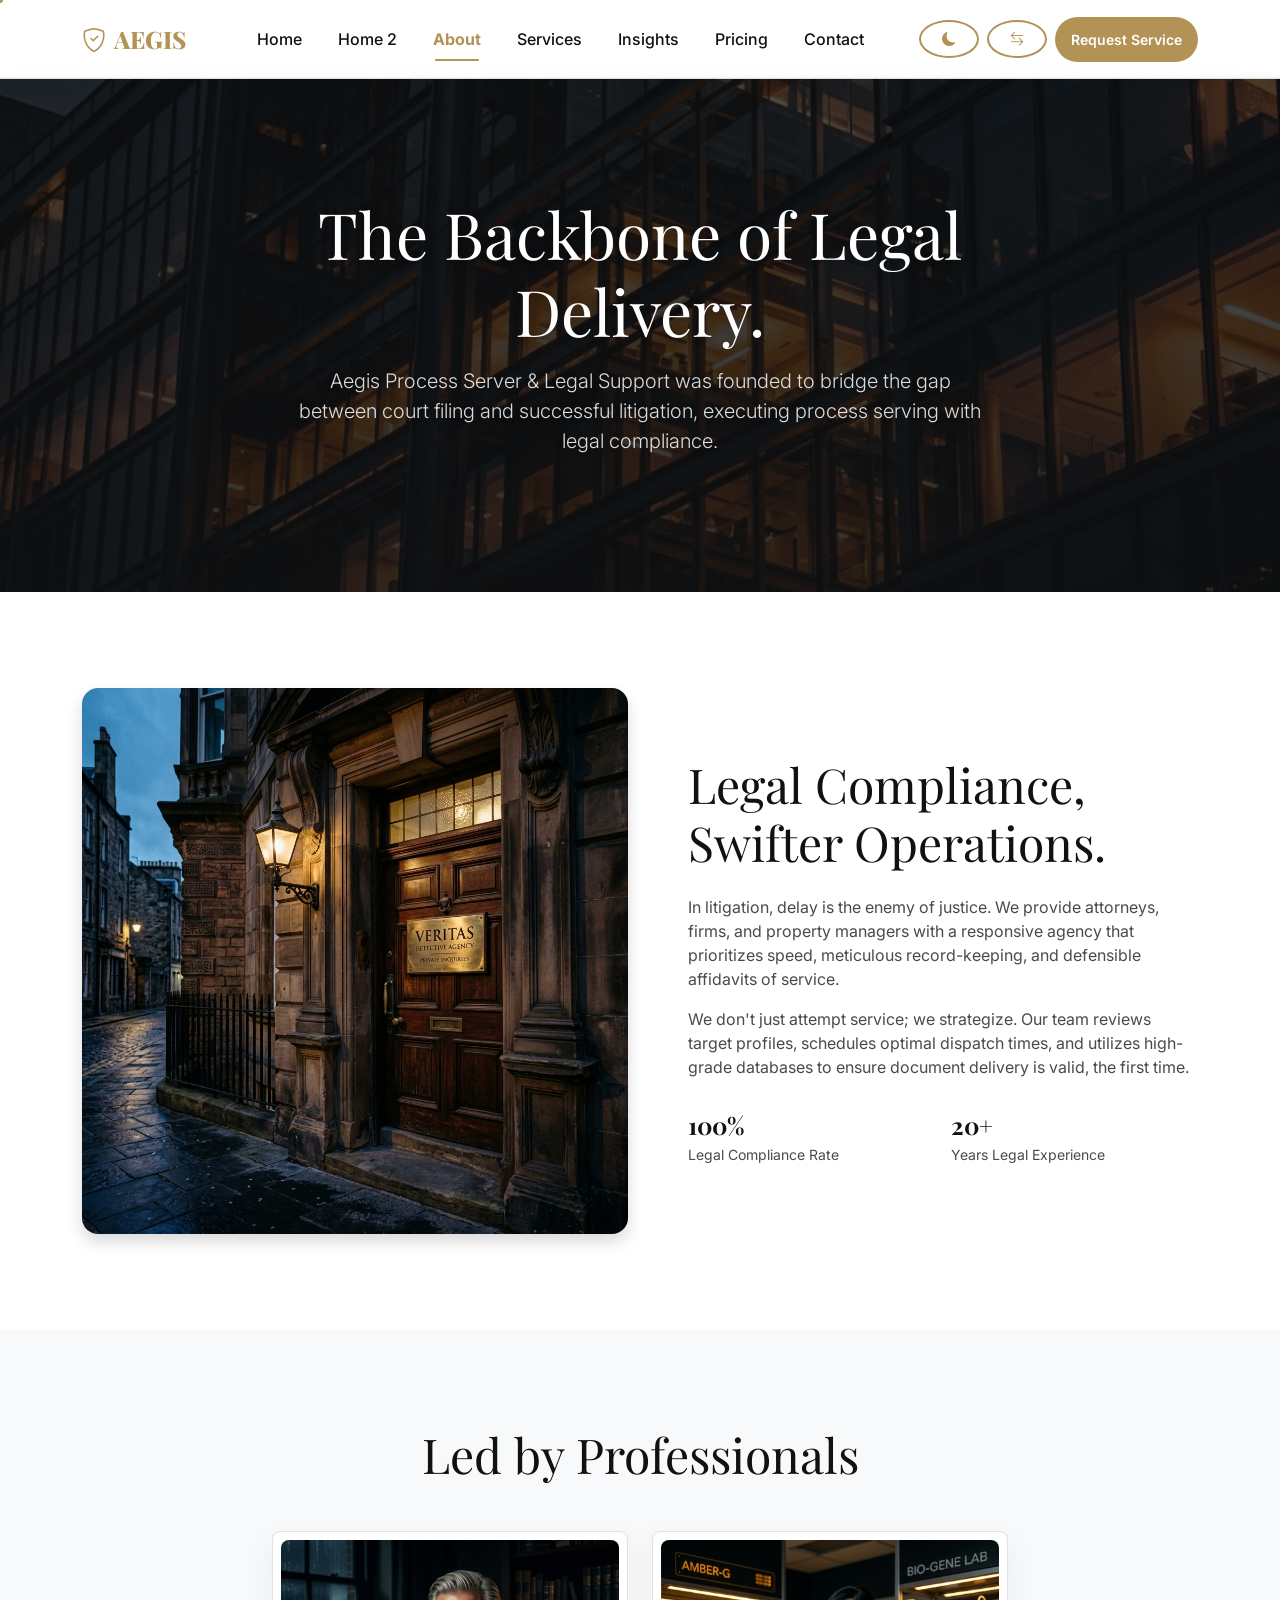
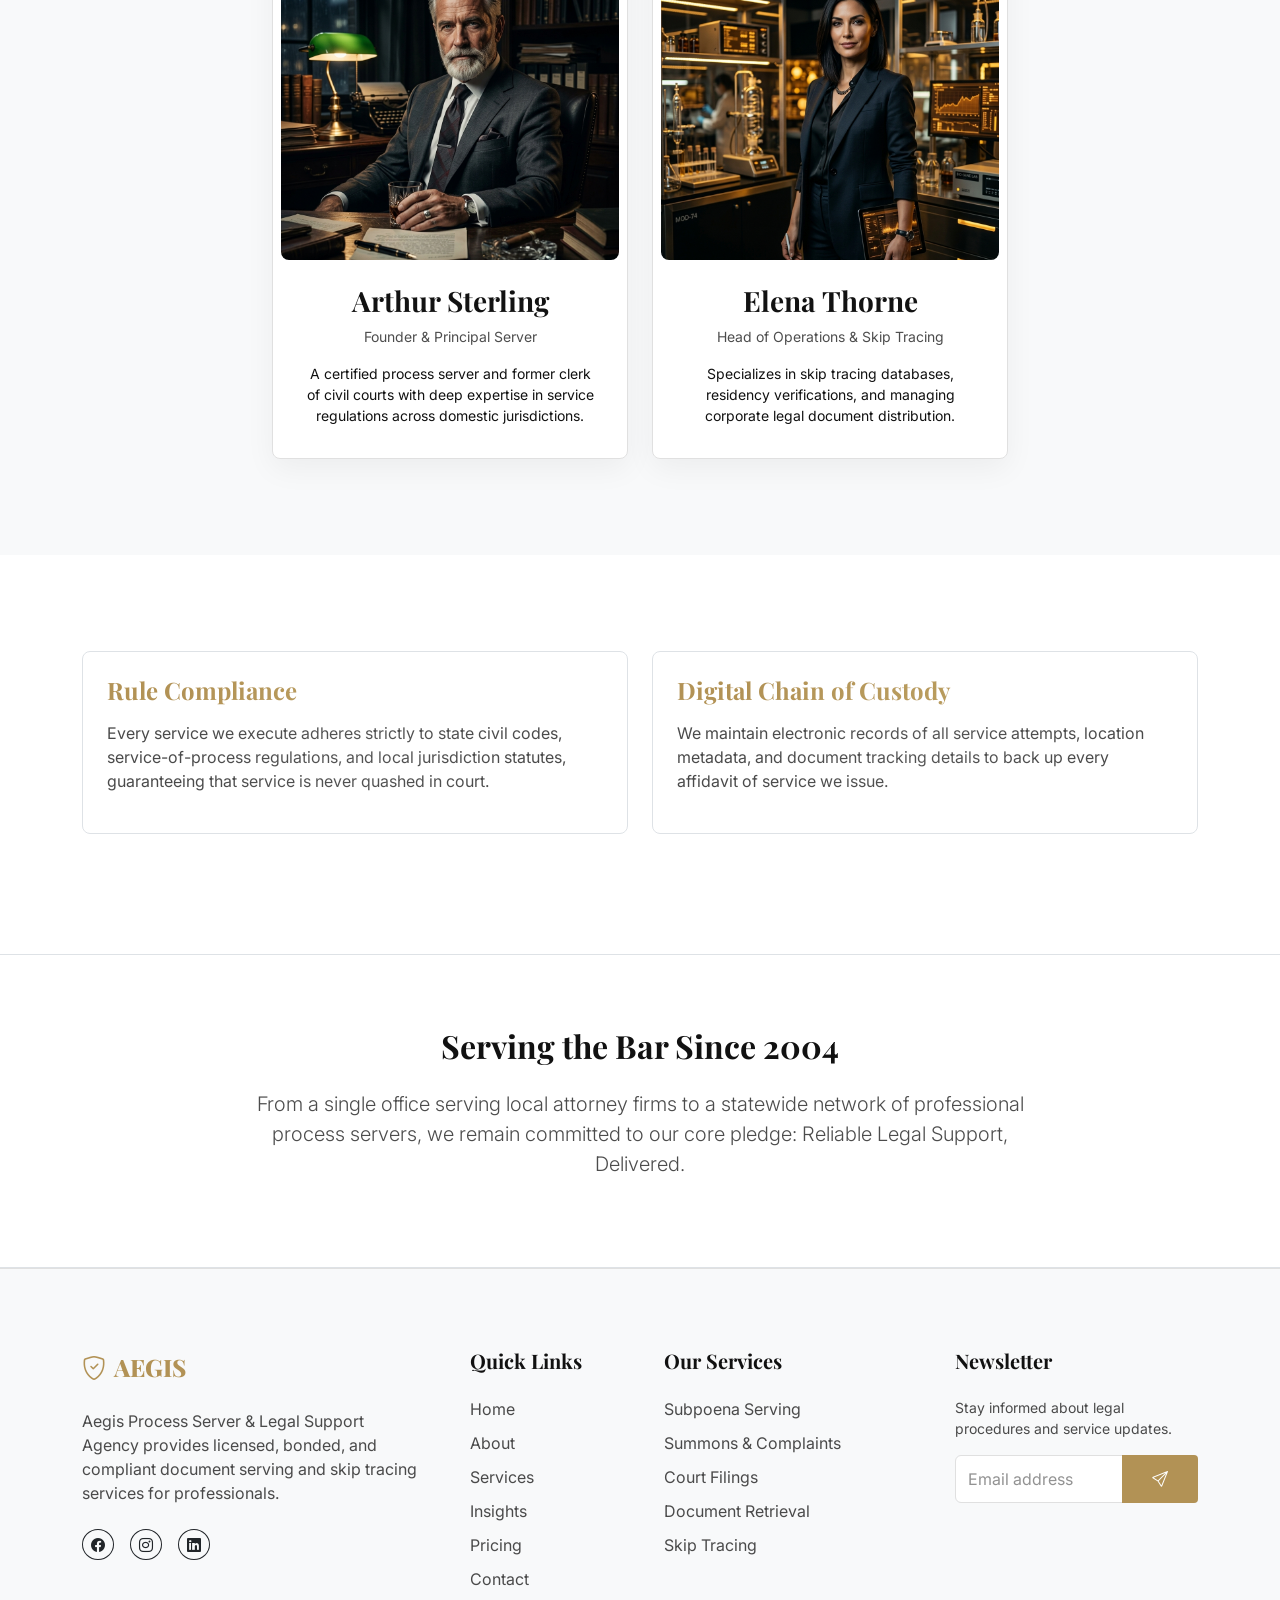
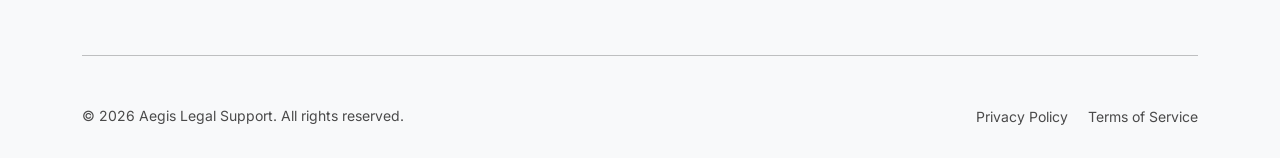
<file: about.html>
<!DOCTYPE html>
<html lang="en">
<head>
    <meta charset="UTF-8">
    <meta name="viewport" content="width=device-width, initial-scale=1.0">
    <title>About Aegis | Legal Support & Process Serving</title>
    <link href="https://cdn.jsdelivr.net/npm/bootstrap@5.3.0/dist/css/bootstrap.min.css" rel="stylesheet">
    <link rel="stylesheet" href="https://cdn.jsdelivr.net/npm/bootstrap-icons@1.10.5/font/bootstrap-icons.css">
    <link href="https://fonts.googleapis.com/css2?family=Inter:wght@400;500;600;700&family=Playfair+Display:wght@700;800&display=swap" rel="stylesheet">
    <link class="favicon" rel="icon" type="image/svg+xml" href="assets/images/favicon.svg">
    <link rel="stylesheet" href="assets/css/style.css">
</head>
<body>

    <!-- Navbar -->
    <nav class="navbar navbar-expand-lg fixed-top">
        <div class="container">
            <a class="navbar-brand" href="index.html">
                <i class="bi bi-shield-check me-2"></i>AEGIS
            </a>
            <button class="navbar-toggler" type="button" data-bs-toggle="collapse" data-bs-target="#navbarNav">
                <span class="navbar-toggler-icon"></span>
            </button>
            <div class="collapse navbar-collapse" id="navbarNav">
                <ul class="navbar-nav mx-auto">
                    <li class="nav-item"><a class="nav-link" href="index.html">Home</a></li>
                    <li class="nav-item"><a class="nav-link" href="home-2.html">Home 2</a></li>
                    <li class="nav-item"><a class="nav-link active" href="about.html">About</a></li>
                    <li class="nav-item"><a class="nav-link" href="services.html">Services</a></li>
                    <li class="nav-item"><a class="nav-link" href="blog.html">Insights</a></li>
                    <li class="nav-item"><a class="nav-link" href="pricing.html">Pricing</a></li>
                    <li class="nav-item"><a class="nav-link" href="contact.html">Contact</a></li>
                </ul>
                <div class="d-flex align-items-center gap-2 mt-3 mt-lg-0">
                    <button class="btn btn-sm btn-outline-premium rounded-circle" id="dark-mode-toggle" title="Toggle Theme" style="width: 38px; height: 38px; display: flex; align-items: center; justify-content: center;">
                        <i class="bi bi-moon-fill"></i>
                    </button>
                    <button class="btn btn-sm btn-outline-premium rounded-circle" id="rtl-toggle" title="Toggle RTL/LTR" style="width: 38px; height: 38px; display: flex; align-items: center; justify-content: center;"><i class="bi bi-arrow-left-right"></i></button>
                    <a href="contact.html" class="btn btn-sm btn-premium rounded-pill px-3">Request Service</a>
                </div>
            </div>
        </div>
    </nav>

    <!-- Page Header -->
    <section class="premium-page-header text-center" style="background-image: url('assets/images/about-header.png');">
        <div class="premium-page-header-overlay"></div>
        <div class="container">
            <div class="row justify-content-center">
                <div class="col-lg-8" data-aos="fade-up">
                    <h1 class="display-3 mb-3">The Backbone of Legal Delivery.</h1>
                    <p class="lead mx-auto" style="max-width: 700px;">Aegis Process Server & Legal Support was founded to bridge the gap between court filing and successful litigation, executing process serving with legal compliance.</p>
                </div>
            </div>
        </div>
    </section>

    <!-- 1. Mission -->
    <section class="py-5">
        <div class="container py-lg-5">
            <div class="row align-items-center">
                <div class="col-lg-6 mb-4 mb-lg-0">
                    <img src="assets/images/about.png" class="img-fluid rounded-4 shadow" alt="Our Mission">
                </div>
                <div class="col-lg-6 ps-lg-5 text-center text-lg-start">
                    <h2 class="display-5 mb-4">Legal Compliance, Swifter Operations.</h2>
                    <p class="text-muted">In litigation, delay is the enemy of justice. We provide attorneys, firms, and property managers with a responsive agency that prioritizes speed, meticulous record-keeping, and defensible affidavits of service.</p>
                    <p class="text-muted">We don't just attempt service; we strategize. Our team reviews target profiles, schedules optimal dispatch times, and utilizes high-grade databases to ensure document delivery is valid, the first time.</p>
                    <div class="row g-3 mt-2">
                        <div class="col-6">
                            <h4 class="mb-1">100%</h4>
                            <p class="small text-muted mb-0">Legal Compliance Rate</p>
                        </div>
                        <div class="col-6">
                            <h4 class="mb-1">20+</h4>
                            <p class="small text-muted mb-0">Years Legal Experience</p>
                        </div>
                    </div>
                </div>
            </div>
        </div>
    </section>

    <!-- 2. Founders / Team -->
    <section class="py-5" style="background-color: var(--section-bg);">
        <div class="container py-lg-5 text-center">
            <h2 class="display-5 mb-5">Led by Professionals</h2>
            <div class="row g-4 justify-content-center">
                <div class="col-md-6 col-lg-4">
                    <div class="custom-card h-100 p-2">
                        <div class="card-img-wrapper rounded-3">
                            <img src="assets/images/arthur-sterling.png" alt="Arthur Sterling - Founder">
                        </div>
                        <div class="card-body p-4">
                            <h3>Arthur Sterling</h3>
                            <p class="text-muted small">Founder & Principal Server</p>
                            <p class="small mb-0">A certified process server and former clerk of civil courts with deep expertise in service regulations across domestic jurisdictions.</p>
                        </div>
                    </div>
                </div>
                <div class="col-md-6 col-lg-4">
                    <div class="custom-card h-100 p-2">
                        <div class="card-img-wrapper rounded-3">
                            <img src="assets/images/elena-thorne.png" alt="Elena Thorne - Head of Operations">
                        </div>
                        <div class="card-body p-4">
                            <h3>Elena Thorne</h3>
                            <p class="text-muted small">Head of Operations & Skip Tracing</p>
                            <p class="small mb-0">Specializes in skip tracing databases, residency verifications, and managing corporate legal document distribution.</p>
                        </div>
                    </div>
                </div>
            </div>
        </div>
    </section>

    <!-- 3. Professional Standards -->
    <section class="py-5">
        <div class="container py-lg-5">
            <div class="row">
                <div class="col-md-6 mb-4">
                    <div class="p-4 border rounded-3 h-100 dark-card">
                        <h4 class="mb-3 text-gold" style="color: var(--secondary-color);">Rule Compliance</h4>
                        <p class="text-muted">Every service we execute adheres strictly to state civil codes, service-of-process regulations, and local jurisdiction statutes, guaranteeing that service is never quashed in court.</p>
                    </div>
                </div>
                <div class="col-md-6 mb-4">
                    <div class="p-4 border rounded-3 h-100 dark-card">
                        <h4 class="mb-3 text-gold" style="color: var(--secondary-color);">Digital Chain of Custody</h4>
                        <p class="text-muted">We maintain electronic records of all service attempts, location metadata, and document tracking details to back up every affidavit of service we issue.</p>
                    </div>
                </div>
            </div>
        </div>
    </section>

    <!-- 4. History -->
    <section class="py-5 theme-highlight-block text-center border-0 border-top border-bottom">
        <div class="container py-4">
            <h2 class="mb-4">Serving the Bar Since 2004</h2>
            <p class="lead opacity-75 mx-auto" style="max-width: 800px;">From a single office serving local attorney firms to a statewide network of professional process servers, we remain committed to our core pledge: Reliable Legal Support, Delivered.</p>
        </div>
    </section>

    <!-- Footer -->
    <footer class="footer">
        <div class="container">
            <div class="row g-5">
                <div class="col-lg-4">
                    <a class="navbar-brand d-block mb-4" href="index.html" id="footer-logo">
                        <i class="bi bi-shield-check me-2"></i>AEGIS
                    </a>
                    <p class="text-muted mb-4">Aegis Process Server & Legal Support Agency provides licensed, bonded, and compliant document serving and skip tracing services for professionals.</p>
                    <div class="d-flex gap-3">
                        <a href="#" class="btn btn-outline-dark btn-sm rounded-circle"><i class="bi bi-facebook"></i></a>
                        <a href="#" class="btn btn-outline-dark btn-sm rounded-circle"><i class="bi bi-instagram"></i></a>
                        <a href="#" class="btn btn-outline-dark btn-sm rounded-circle"><i class="bi bi-linkedin"></i></a>
                    </div>
                </div>
                <div class="col-md-4 col-lg-2">
                    <h5 class="mb-4">Quick Links</h5>
                    <ul class="list-unstyled">
                        <li><a href="index.html" class="footer-link">Home</a></li>
                        <li><a href="about.html" class="footer-link">About</a></li>
                        <li><a href="services.html" class="footer-link">Services</a></li>
                        <li><a href="blog.html" class="footer-link">Insights</a></li>
                        <li><a href="pricing.html" class="footer-link">Pricing</a></li>
                        <li><a href="contact.html" class="footer-link">Contact</a></li>
                    </ul>
                </div>
                <div class="col-md-4 col-lg-3">
                    <h5 class="mb-4">Our Services</h5>
                    <ul class="list-unstyled">
                        <li><a href="services.html" class="footer-link">Subpoena Serving</a></li>
                        <li><a href="services.html" class="footer-link">Summons & Complaints</a></li>
                        <li><a href="services.html" class="footer-link">Court Filings</a></li>
                        <li><a href="services.html" class="footer-link">Document Retrieval</a></li>
                        <li><a href="services.html" class="footer-link">Skip Tracing</a></li>
                    </ul>
                </div>
                <div class="col-md-4 col-lg-3">
                    <h5 class="mb-4">Newsletter</h5>
                    <p class="text-muted small">Stay informed about legal procedures and service updates.</p>
                    <div class="input-group mb-3">
                        <input type="text" class="form-control" placeholder="Email address">
                        <button class="btn btn-premium" type="button"><i class="bi bi-send"></i></button>
                    </div>
                </div>
            </div>
            <hr class="my-5 opacity-10">
            <div class="row align-items-center">
                <div class="col-md-6 text-center text-md-start">
                    <p class="text-muted small mb-0">&copy; 2026 Aegis Legal Support. All rights reserved.</p>
                </div>
                <div class="col-md-6 text-center text-md-end mt-3 mt-md-0">
                    <a href="#" class="text-muted small me-3">Privacy Policy</a>
                    <a href="#" class="text-muted small">Terms of Service</a>
                </div>
            </div>
        </div>
    </footer>

    <script src="https://cdn.jsdelivr.net/npm/bootstrap@5.3.0/dist/js/bootstrap.bundle.min.js"></script>
    <script src="assets/js/main.js"></script>
</body>
</html>
</file>
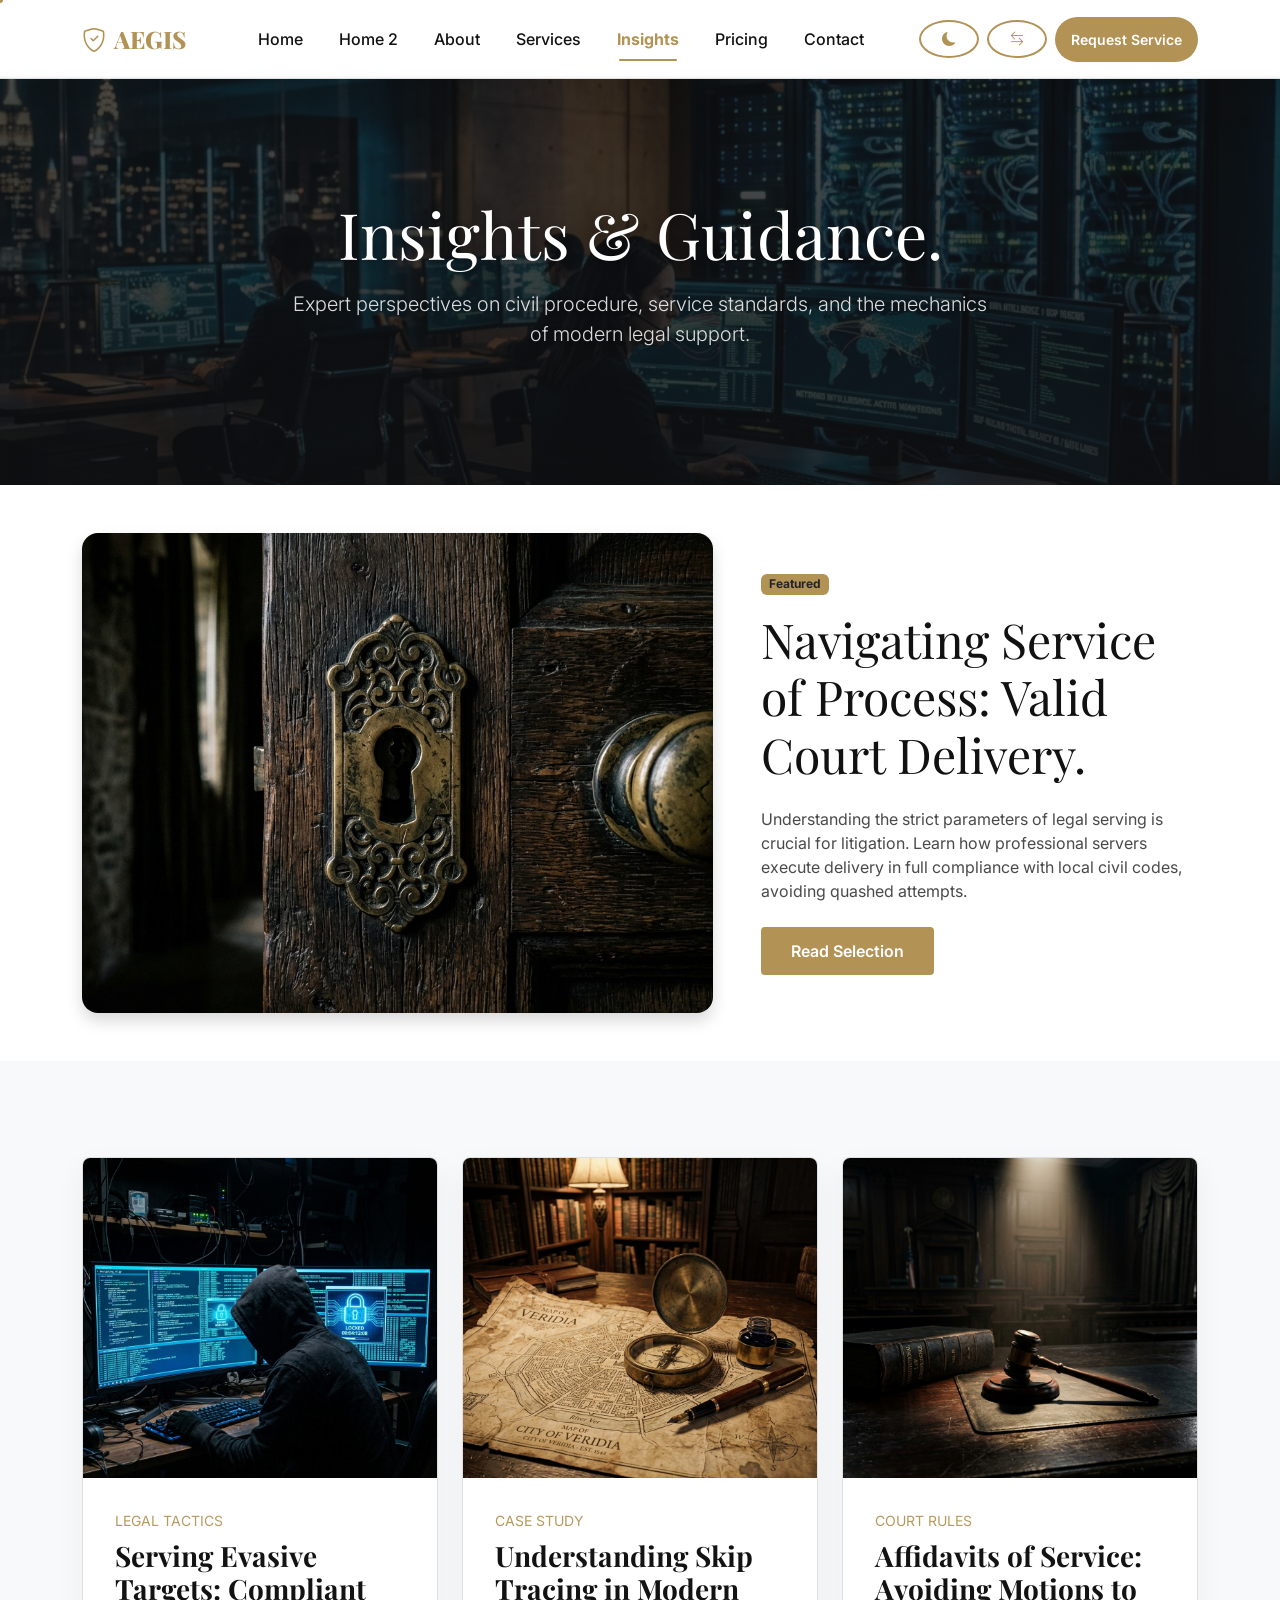
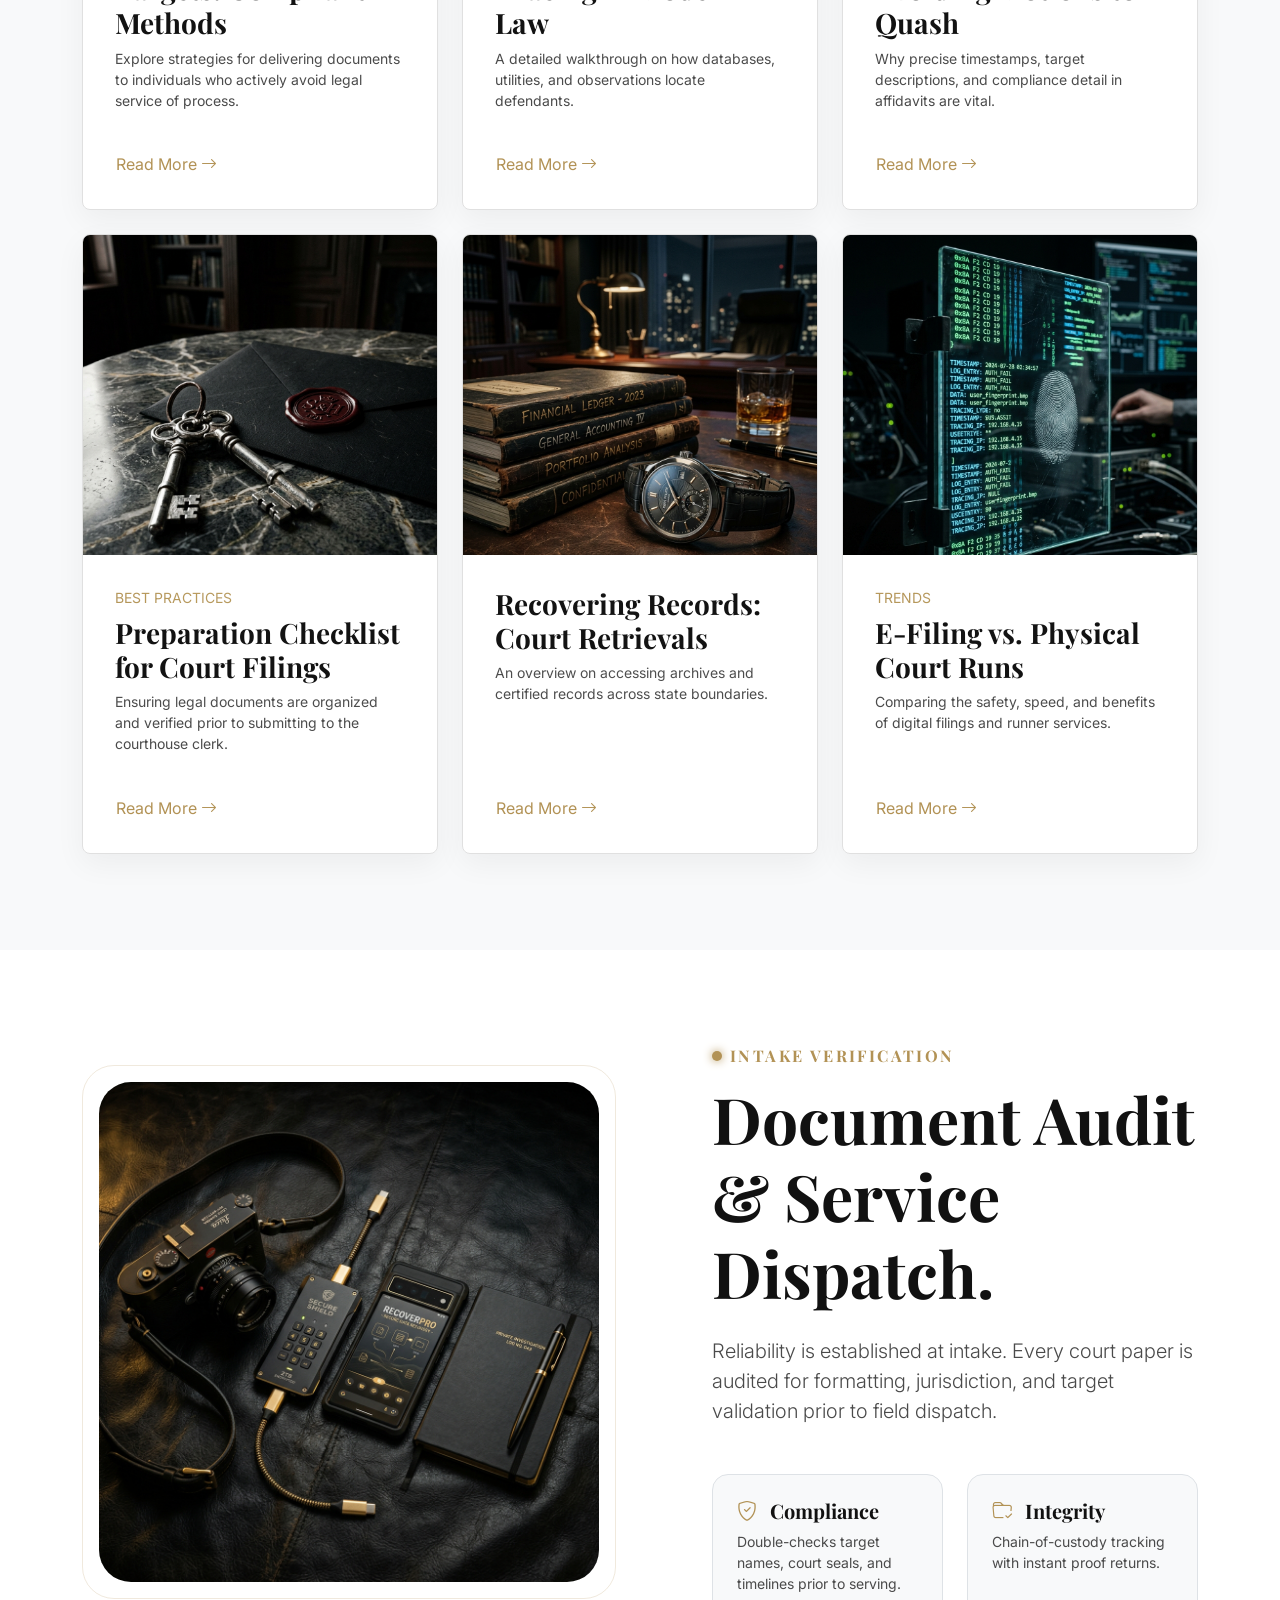
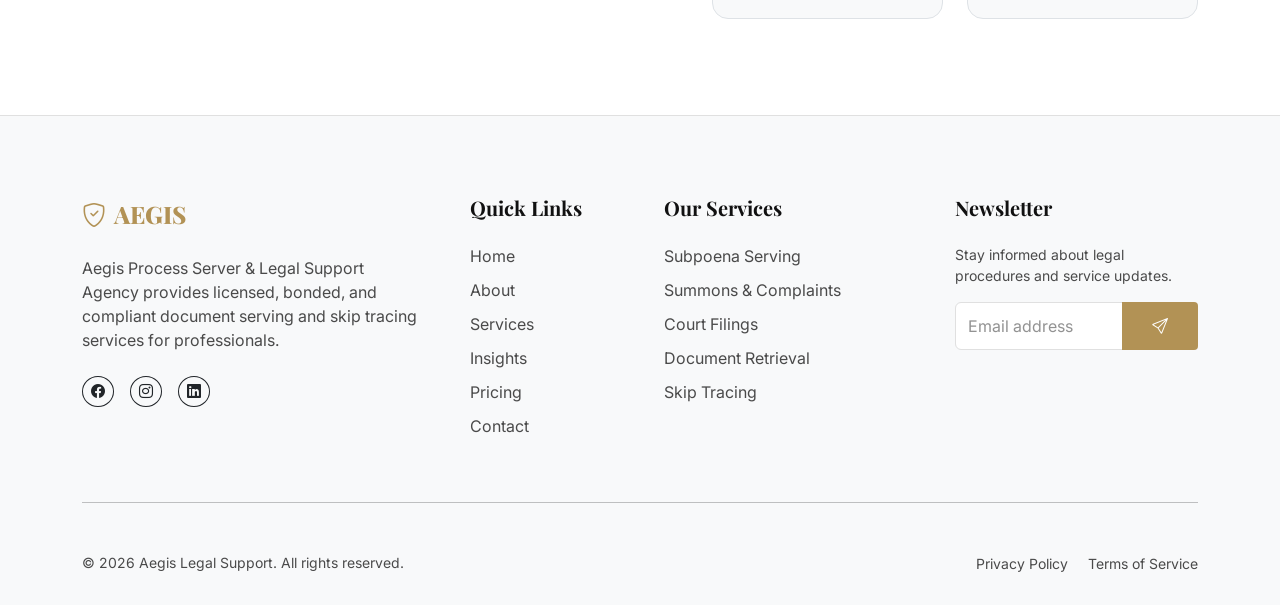
<file: blog.html>
<!DOCTYPE html>
<html lang="en">
<head>
    <meta charset="UTF-8">
    <meta name="viewport" content="width=device-width, initial-scale=1.0">
    <title>Insights & Articles | Aegis Legal Support</title>
    <link href="https://cdn.jsdelivr.net/npm/bootstrap@5.3.0/dist/css/bootstrap.min.css" rel="stylesheet">
    <link rel="stylesheet" href="https://cdn.jsdelivr.net/npm/bootstrap-icons@1.10.5/font/bootstrap-icons.css">
    <link href="https://fonts.googleapis.com/css2?family=Inter:wght@400;500;600;700&family=Playfair+Display:wght@700;800&display=swap" rel="stylesheet">
    <link class="favicon" rel="icon" type="image/svg+xml" href="assets/images/favicon.svg">
    <link rel="stylesheet" href="assets/css/style.css">
</head>
<body>

    <!-- Navbar -->
    <nav class="navbar navbar-expand-lg fixed-top">
        <div class="container">
            <a class="navbar-brand" href="index.html">
                <i class="bi bi-shield-check me-2"></i>AEGIS
            </a>
            <button class="navbar-toggler" type="button" data-bs-toggle="collapse" data-bs-target="#navbarNav">
                <span class="navbar-toggler-icon"></span>
            </button>
            <div class="collapse navbar-collapse" id="navbarNav">
                <ul class="navbar-nav mx-auto">
                    <li class="nav-item"><a class="nav-link" href="index.html">Home</a></li>
                    <li class="nav-item"><a class="nav-link" href="home-2.html">Home 2</a></li>
                    <li class="nav-item"><a class="nav-link" href="about.html">About</a></li>
                    <li class="nav-item"><a class="nav-link" href="services.html">Services</a></li>
                    <li class="nav-item"><a class="nav-link active" href="blog.html">Insights</a></li>
                    <li class="nav-item"><a class="nav-link" href="pricing.html">Pricing</a></li>
                    <li class="nav-item"><a class="nav-link" href="contact.html">Contact</a></li>
                </ul>
                <div class="d-flex align-items-center gap-2 mt-3 mt-lg-0">
                    <button class="btn btn-sm btn-outline-premium rounded-circle" id="dark-mode-toggle" title="Toggle Theme" style="width: 38px; height: 38px; display: flex; align-items: center; justify-content: center;">
                        <i class="bi bi-moon-fill"></i>
                    </button>
                    <button class="btn btn-sm btn-outline-premium rounded-circle" id="rtl-toggle" title="Toggle RTL/LTR" style="width: 38px; height: 38px; display: flex; align-items: center; justify-content: center;"><i class="bi bi-arrow-left-right"></i></button>
                    <a href="contact.html" class="btn btn-sm btn-premium rounded-pill px-3">Request Service</a>
                </div>
            </div>
        </div>
    </nav>

    <!-- Page Header -->
    <section class="premium-page-header text-center" style="background-image: url('assets/images/insights-header.png');">
        <div class="premium-page-header-overlay"></div>
        <div class="container">
            <div class="row justify-content-center">
                <div class="col-lg-8" data-aos="fade-up">
                    <h1 class="display-3 mb-3">Insights & Guidance.</h1>
                    <p class="lead mx-auto" style="max-width: 700px;">Expert perspectives on civil procedure, service standards, and the mechanics of modern legal support.</p>
                </div>
            </div>
        </div>
    </section>

    <!-- 1. Featured Post -->
    <section class="py-5">
        <div class="container">
            <div class="row align-items-center g-5">
                <div class="col-lg-7">
                    <img src="assets/images/blog-1.png" class="img-fluid rounded-4 shadow featured-blog-img" alt="Featured Article">
                </div>
                <div class="col-lg-5 text-center text-lg-start">
                    <span class="badge bg-gold text-dark mb-3" style="background-color: var(--secondary-color);">Featured</span>
                    <h2 class="display-5 mb-4">Navigating Service of Process: Valid Court Delivery.</h2>
                    <p class="text-muted mb-4">Understanding the strict parameters of legal serving is crucial for litigation. Learn how professional servers execute delivery in full compliance with local civil codes, avoiding quashed attempts.</p>
                    <a href="blog.html" class="btn btn-premium">Read Selection</a>
                </div>
            </div>
        </div>
    </section>

    <!-- 2. Blog Grid (6 even cards) -->
    <section class="py-5" style="background-color: var(--section-bg);">
        <div class="container py-lg-5">
            <div class="row g-4">
                <div class="col-md-6 col-lg-4">
                    <div class="custom-card">
                        <div class="card-img-wrapper">
                            <img src="assets/images/blog-privacy.png" alt="Serving Evasive Targets">
                        </div>
                        <div class="card-body">
                            <span class="small text-gold text-uppercase mb-2 d-block" style="color: var(--secondary-color);">Legal Tactics</span>
                            <h3>Serving Evasive Targets: Compliant Methods</h3>
                            <p class="text-muted small">Explore strategies for delivering documents to individuals who actively avoid legal service of process.</p>
                            <div class="card-footer-btn">
                                <a href="blog.html" class="btn btn-link text-gold p-0 text-decoration-none">Read More <i class="bi bi-arrow-right"></i></a>
                            </div>
                        </div>
                    </div>
                </div>
                <div class="col-md-6 col-lg-4">
                    <div class="custom-card">
                        <div class="card-img-wrapper">
                            <img src="assets/images/blog-genealogy.png" alt="Skip Tracing">
                        </div>
                        <div class="card-body">
                            <span class="small text-gold text-uppercase mb-2 d-block" style="color: var(--secondary-color);">Case Study</span>
                            <h3>Understanding Skip Tracing in Modern Law</h3>
                            <p class="text-muted small">A detailed walkthrough on how databases, utilities, and observations locate defendants.</p>
                            <div class="card-footer-btn">
                                <a href="blog.html" class="btn btn-link text-gold p-0 text-decoration-none">Read More <i class="bi bi-arrow-right"></i></a>
                            </div>
                        </div>
                    </div>
                </div>
                <div class="col-md-6 col-lg-4">
                    <div class="custom-card">
                        <div class="card-img-wrapper">
                            <img src="assets/images/blog-rules.png" alt="Affidavits of Service">
                        </div>
                        <div class="card-body">
                            <span class="small text-gold text-uppercase mb-2 d-block" style="color: var(--secondary-color);">Court Rules</span>
                            <h3>Affidavits of Service: Avoiding Motions to Quash</h3>
                            <p class="text-muted small">Why precise timestamps, target descriptions, and compliance detail in affidavits are vital.</p>
                            <div class="card-footer-btn">
                                <a href="blog.html" class="btn btn-link text-gold p-0 text-decoration-none">Read More <i class="bi bi-arrow-right"></i></a>
                            </div>
                        </div>
                    </div>
                </div>
                 <div class="col-md-6 col-lg-4">
                    <div class="custom-card">
                        <div class="card-img-wrapper">
                            <img src="assets/images/blog-safety.png" alt="Document Filing">
                        </div>
                        <div class="card-body">
                            <span class="small text-gold text-uppercase mb-2 d-block" style="color: var(--secondary-color);">Best Practices</span>
                            <h3>Preparation Checklist for Court Filings</h3>
                            <p class="text-muted small">Ensuring legal documents are organized and verified prior to submitting to the courthouse clerk.</p>
                            <div class="card-footer-btn">
                                <a href="blog.html" class="btn btn-link text-gold p-0 text-decoration-none">Read More <i class="bi bi-arrow-right"></i></a>
                            </div>
                        </div>
                    </div>
                </div>
                <div class="col-md-6 col-lg-4">
                    <div class="custom-card">
                        <div class="card-img-wrapper">
                            <img src="assets/images/blog-finance.png" alt="Document Retrieval">
                        </div>
                        <div class="card-body">
                            <h3>Recovering Records: Court Retrievals</h3>
                            <p class="text-muted small">An overview on accessing archives and certified records across state boundaries.</p>
                            <div class="card-footer-btn">
                                <a href="blog.html" class="btn btn-link text-gold p-0 text-decoration-none">Read More <i class="bi bi-arrow-right"></i></a>
                            </div>
                        </div>
                    </div>
                </div>
                <div class="col-md-6 col-lg-4">
                    <div class="custom-card">
                        <div class="card-img-wrapper">
                            <img src="assets/images/blog-proof.png" alt="E-filing versus Courier Runs">
                        </div>
                        <div class="card-body">
                            <span class="small text-gold text-uppercase mb-2 d-block" style="color: var(--secondary-color);">Trends</span>
                            <h3>E-Filing vs. Physical Court Runs</h3>
                            <p class="text-muted small">Comparing the safety, speed, and benefits of digital filings and runner services.</p>
                            <div class="card-footer-btn">
                                <a href="blog.html" class="btn btn-link text-gold p-0 text-decoration-none">Read More <i class="bi bi-arrow-right"></i></a>
                            </div>
                        </div>
                    </div>
                </div>
            </div>
        </div>
    </section>

    <!-- 3. Unique Showcase: Tactical Gear & Methodology -->
    <section class="investigative-archive py-5 overflow-hidden">
        <div class="container py-lg-5">
            <div class="row g-5 align-items-center">
                <div class="col-lg-6">
                    <div class="archive-image-wrapper p-3 border rounded-5" style="border-color: rgba(178, 146, 85, 0.2) !important;">
                        <img src="assets/images/tactical-gear.png" alt="Intake Verification Office" class="img-fluid rounded-5 shadow-2xl">
                    </div>
                </div>
                <div class="col-lg-6 text-center text-lg-start">
                    <div class="ps-lg-5">
                        <div class="d-flex align-items-center justify-content-center justify-content-lg-start gap-2 mb-3">
                            <span class="dot-indicator"></span>
                            <h6 class="text-gold fw-bold mb-0 text-uppercase tracking-wider">Intake Verification</h6>
                        </div>
                        <h2 class="display-3 mb-4 fw-bold">Document Audit & Service Dispatch.</h2>
                        <p class="text-muted mb-4 lead">Reliability is established at intake. Every court paper is audited for formatting, jurisdiction, and target validation prior to field dispatch.</p>
                        
                        <div class="row g-4 mt-2">
                            <div class="col-sm-6">
                                <div class="p-4 border rounded-4 hover-lift h-100 bg-light-card text-center text-lg-start">
                                    <h5 class="mb-2"><i class="bi bi-shield-check me-2 text-gold"></i> Compliance</h5>
                                    <p class="small text-muted mb-0">Double-checks target names, court seals, and timelines prior to serving.</p>
                                </div>
                            </div>
                            <div class="col-sm-6">
                                <div class="p-4 border rounded-4 hover-lift h-100 bg-light-card text-center text-lg-start">
                                    <h5 class="mb-2"><i class="bi bi-folder-check me-2 text-gold"></i> Integrity</h5>
                                    <p class="small text-muted mb-0">Chain-of-custody tracking with instant proof returns.</p>
                                </div>
                            </div>
                        </div>
                    </div>
                </div>
            </div>
        </div>
    </section>

    <!-- Footer -->
    <footer class="footer">
        <div class="container">
            <div class="row g-5">
                <div class="col-lg-4">
                    <a class="navbar-brand d-block mb-4" href="index.html" id="footer-logo">
                        <i class="bi bi-shield-check me-2"></i>AEGIS
                    </a>
                    <p class="text-muted mb-4">Aegis Process Server & Legal Support Agency provides licensed, bonded, and compliant document serving and skip tracing services for professionals.</p>
                    <div class="d-flex gap-3">
                        <a href="#" class="btn btn-outline-dark btn-sm rounded-circle"><i class="bi bi-facebook"></i></a>
                        <a href="#" class="btn btn-outline-dark btn-sm rounded-circle"><i class="bi bi-instagram"></i></a>
                        <a href="#" class="btn btn-outline-dark btn-sm rounded-circle"><i class="bi bi-linkedin"></i></a>
                    </div>
                </div>
                <div class="col-md-4 col-lg-2">
                    <h5 class="mb-4">Quick Links</h5>
                    <ul class="list-unstyled">
                        <li><a href="index.html" class="footer-link">Home</a></li>
                        <li><a href="about.html" class="footer-link">About</a></li>
                        <li><a href="services.html" class="footer-link">Services</a></li>
                        <li><a href="blog.html" class="footer-link">Insights</a></li>
                        <li><a href="pricing.html" class="footer-link">Pricing</a></li>
                        <li><a href="contact.html" class="footer-link">Contact</a></li>
                    </ul>
                </div>
                <div class="col-md-4 col-lg-3">
                    <h5 class="mb-4">Our Services</h5>
                    <ul class="list-unstyled">
                        <li><a href="services.html" class="footer-link">Subpoena Serving</a></li>
                        <li><a href="services.html" class="footer-link">Summons & Complaints</a></li>
                        <li><a href="services.html" class="footer-link">Court Filings</a></li>
                        <li><a href="services.html" class="footer-link">Document Retrieval</a></li>
                        <li><a href="services.html" class="footer-link">Skip Tracing</a></li>
                    </ul>
                </div>
                <div class="col-md-4 col-lg-3">
                    <h5 class="mb-4">Newsletter</h5>
                    <p class="text-muted small">Stay informed about legal procedures and service updates.</p>
                    <div class="input-group mb-3">
                        <input type="text" class="form-control" placeholder="Email address">
                        <button class="btn btn-premium" type="button"><i class="bi bi-send"></i></button>
                    </div>
                </div>
            </div>
            <hr class="my-5 opacity-10">
            <div class="row align-items-center">
                <div class="col-md-6 text-center text-md-start">
                    <p class="text-muted small mb-0">&copy; 2026 Aegis Legal Support. All rights reserved.</p>
                </div>
                <div class="col-md-6 text-center text-md-end mt-3 mt-md-0">
                    <a href="#" class="text-muted small me-3">Privacy Policy</a>
                    <a href="#" class="text-muted small">Terms of Service</a>
                </div>
            </div>
        </div>
    </footer>

    <script src="https://cdn.jsdelivr.net/npm/bootstrap@5.3.0/dist/js/bootstrap.bundle.min.js"></script>
    <script src="assets/js/main.js"></script>
</body>
</html>
</file>
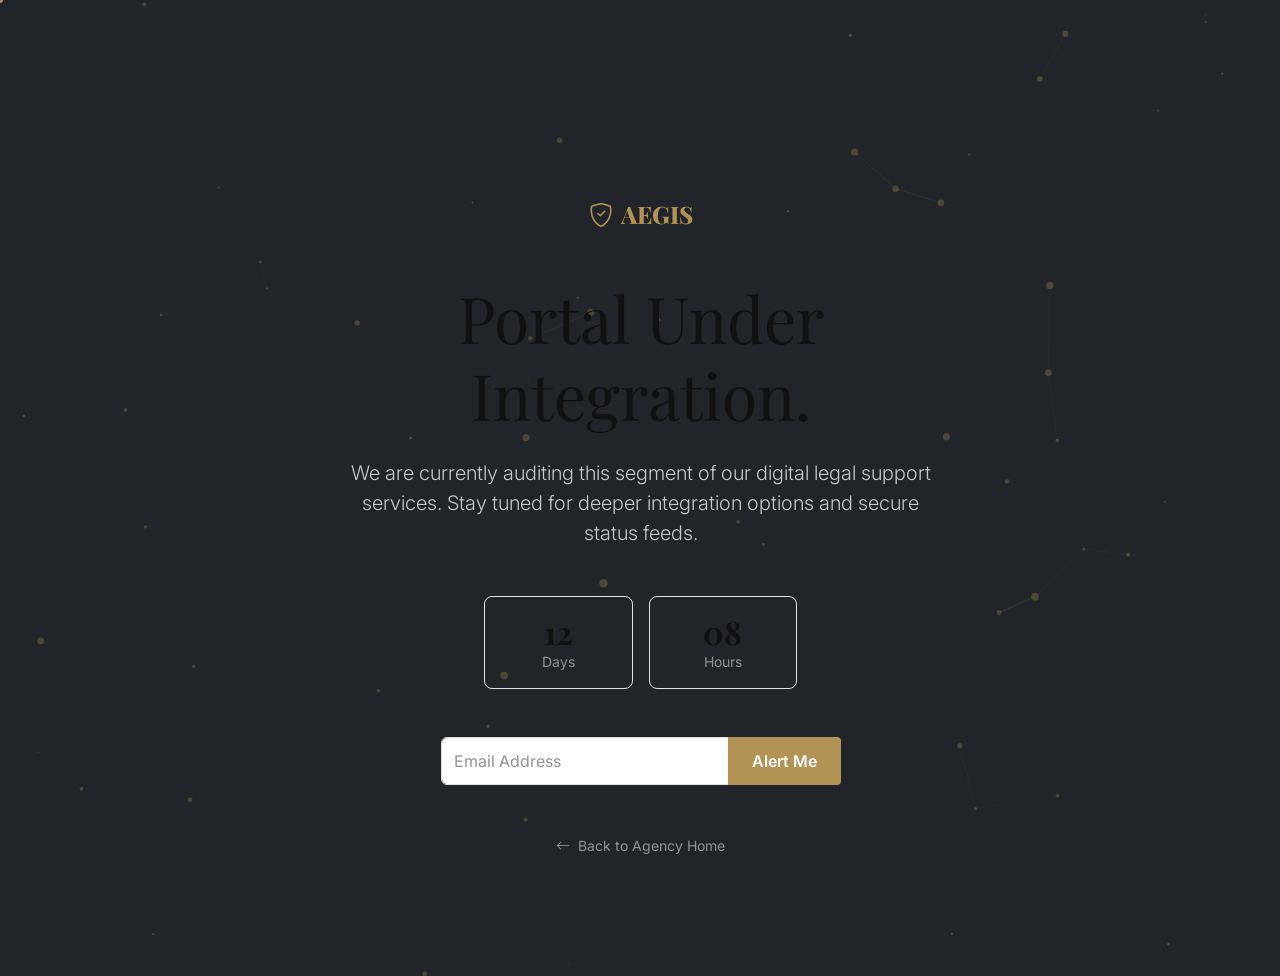
<file: coming-soon.html>
<!DOCTYPE html>
<html lang="en">
<head>
    <meta charset="UTF-8">
    <meta name="viewport" content="width=device-width, initial-scale=1.0">
    <title>Coming Soon | Aegis Legal Support</title>
    <link href="https://cdn.jsdelivr.net/npm/bootstrap@5.3.0/dist/css/bootstrap.min.css" rel="stylesheet">
    <link rel="stylesheet" href="https://cdn.jsdelivr.net/npm/bootstrap-icons@1.10.5/font/bootstrap-icons.css">
    <link href="https://fonts.googleapis.com/css2?family=Inter:wght@400;500;600;700&family=Playfair+Display:wght@700;800&display=swap" rel="stylesheet">
    <link class="favicon" rel="icon" type="image/svg+xml" href="assets/images/favicon.svg">
    <link rel="stylesheet" href="assets/css/style.css">
</head>
<body class="bg-dark text-white position-relative overflow-hidden" style="min-height: 100vh;">

    <!-- Background 3D Particles -->
    <canvas class="particles-canvas"></canvas>

    <div class="container position-relative" style="z-index: 2;">
        <div class="row min-vh-100 align-items-center justify-content-center text-center">
            <div class="col-lg-7" data-aos="zoom-in">
                <div class="mb-5">
                    <a class="navbar-brand text-white fs-2" href="index.html">
                        <i class="bi bi-shield-check me-2"></i>AEGIS
                    </a>
                </div>
                <h1 class="display-3 mb-4">Portal Under Integration.</h1>
                <p class="lead opacity-75 mb-5 mx-auto" style="max-width: 600px;">We are currently auditing this segment of our digital legal support services. Stay tuned for deeper integration options and secure status feeds.</p>
                
                <div class="row justify-content-center g-3 mb-5">
                    <div class="col-6 col-md-3">
                        <div class="p-3 border rounded-3 text-center">
                            <h2 class="mb-0">12</h2>
                            <p class="small mb-0 opacity-50">Days</p>
                        </div>
                    </div>
                    <div class="col-6 col-md-3">
                        <div class="p-3 border rounded-3 text-center">
                            <h2 class="mb-0">08</h2>
                            <p class="small mb-0 opacity-50">Hours</p>
                        </div>
                    </div>
                </div>

                <div class="input-group mx-auto" style="max-width: 400px;">
                    <input type="text" class="form-control" placeholder="Email Address">
                    <button class="btn btn-premium px-4">Alert Me</button>
                </div>
                
                <div class="mt-5">
                    <a href="index.html" class="text-white-50 text-decoration-none small"><i class="bi bi-arrow-left me-1"></i> Back to Agency Home</a>
                </div>
            </div>
        </div>
    </div>

    <script src="https://cdn.jsdelivr.net/npm/bootstrap@5.3.0/dist/js/bootstrap.bundle.min.js"></script>
    <script src="assets/js/main.js"></script>
</body>
</html>
</file>
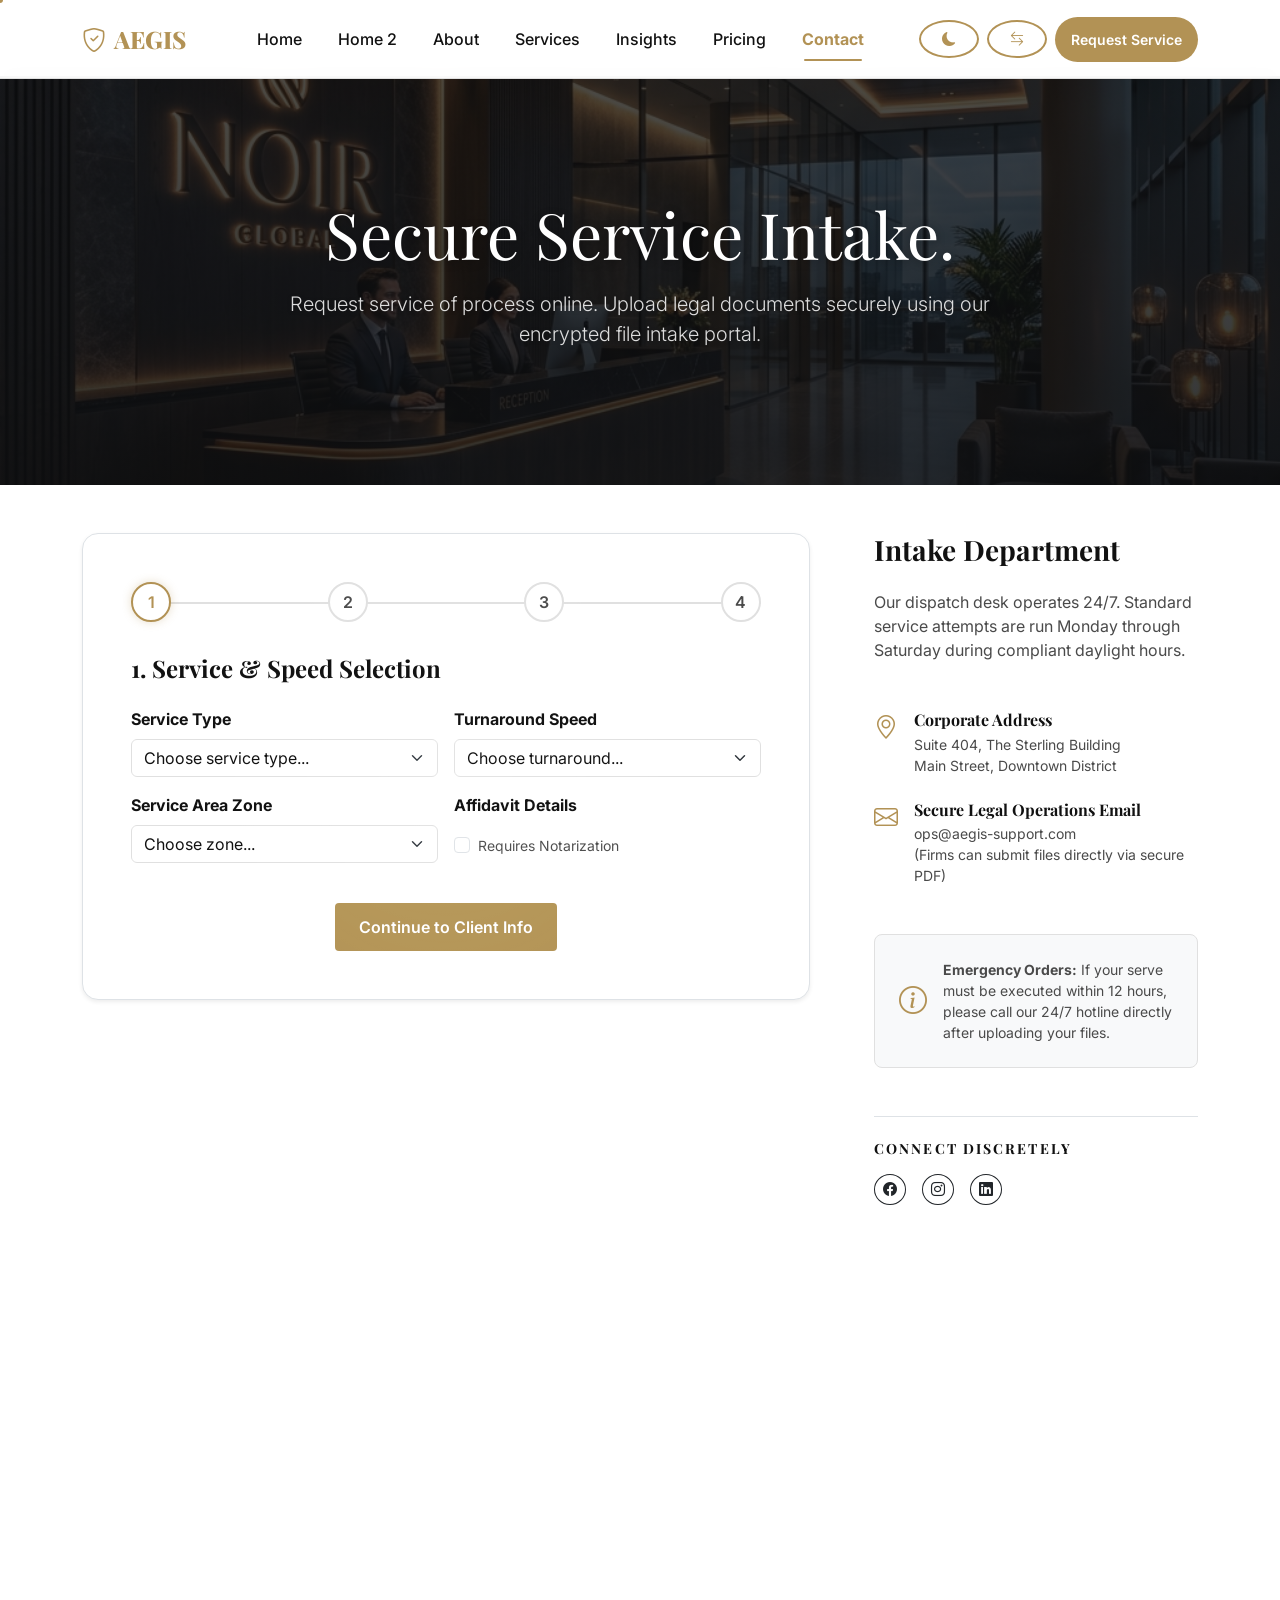
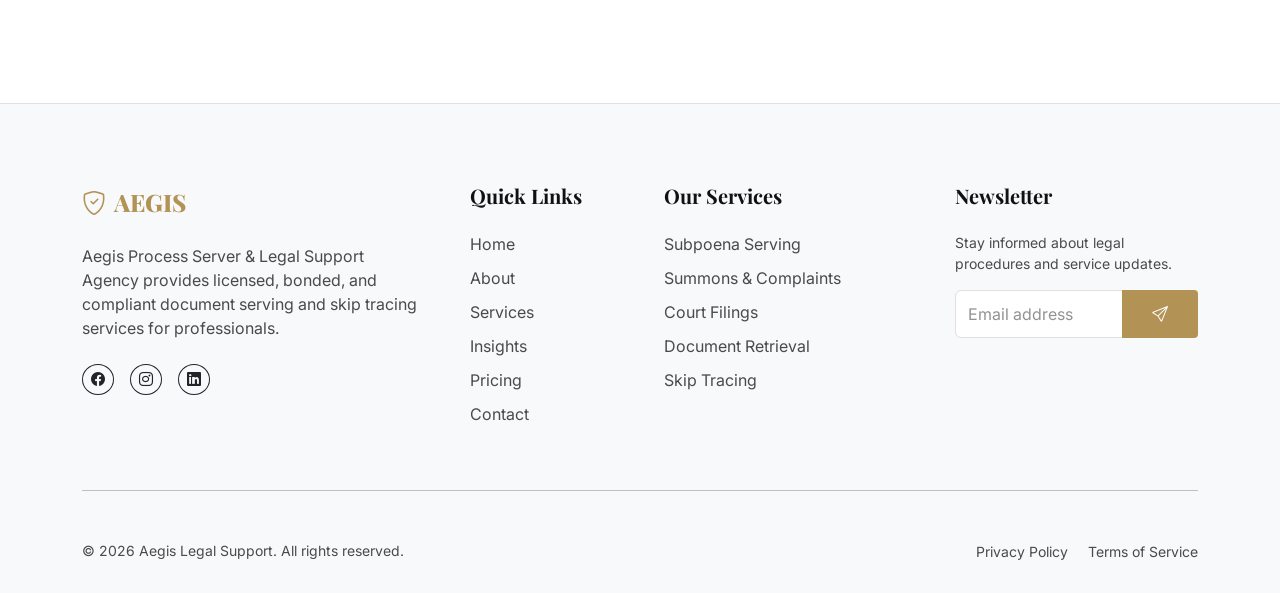
<file: contact.html>
<!DOCTYPE html>
<html lang="en">
<head>
    <meta charset="UTF-8">
    <meta name="viewport" content="width=device-width, initial-scale=1.0">
    <title>Contact & Service Request | Aegis Legal Support</title>
    <link href="https://cdn.jsdelivr.net/npm/bootstrap@5.3.0/dist/css/bootstrap.min.css" rel="stylesheet">
    <link rel="stylesheet" href="https://cdn.jsdelivr.net/npm/bootstrap-icons@1.10.5/font/bootstrap-icons.css">
    <link href="https://fonts.googleapis.com/css2?family=Inter:wght@400;500;600;700&family=Playfair+Display:wght@700;800&display=swap" rel="stylesheet">
    <link class="favicon" rel="icon" type="image/svg+xml" href="assets/images/favicon.svg">
    <link rel="stylesheet" href="assets/css/style.css">
</head>
<body>

    <!-- Navbar -->
    <nav class="navbar navbar-expand-lg fixed-top">
        <div class="container">
            <a class="navbar-brand" href="index.html">
                <i class="bi bi-shield-check me-2"></i>AEGIS
            </a>
            <button class="navbar-toggler" type="button" data-bs-toggle="collapse" data-bs-target="#navbarNav">
                <span class="navbar-toggler-icon"></span>
            </button>
            <div class="collapse navbar-collapse" id="navbarNav">
                <ul class="navbar-nav mx-auto">
                    <li class="nav-item"><a class="nav-link" href="index.html">Home</a></li>
                    <li class="nav-item"><a class="nav-link" href="home-2.html">Home 2</a></li>
                    <li class="nav-item"><a class="nav-link" href="about.html">About</a></li>
                    <li class="nav-item"><a class="nav-link" href="services.html">Services</a></li>
                    <li class="nav-item"><a class="nav-link" href="blog.html">Insights</a></li>
                    <li class="nav-item"><a class="nav-link" href="pricing.html">Pricing</a></li>
                    <li class="nav-item"><a class="nav-link active" href="contact.html">Contact</a></li>
                </ul>
                <div class="d-flex align-items-center gap-2 mt-3 mt-lg-0">
                    <button class="btn btn-sm btn-outline-premium rounded-circle" id="dark-mode-toggle" title="Toggle Theme" style="width: 38px; height: 38px; display: flex; align-items: center; justify-content: center;">
                        <i class="bi bi-moon-fill"></i>
                    </button>
                    <button class="btn btn-sm btn-outline-premium rounded-circle" id="rtl-toggle" title="Toggle RTL/LTR" style="width: 38px; height: 38px; display: flex; align-items: center; justify-content: center;"><i class="bi bi-arrow-left-right"></i></button>
                    <a href="contact.html" class="btn btn-sm btn-premium rounded-pill px-3">Request Service</a>
                </div>
            </div>
        </div>
    </nav>

    <!-- Header -->
    <section class="premium-page-header text-center" style="background-image: url('assets/images/contact-header.png');">
        <div class="premium-page-header-overlay"></div>
        <div class="container">
            <div class="row justify-content-center">
                <div class="col-lg-8" data-aos="fade-up">
                    <h1 class="display-3 mb-3">Secure Service Intake.</h1>
                    <p class="lead mx-auto">Request service of process online. Upload legal documents securely using our encrypted file intake portal.</p>
                </div>
            </div>
        </div>
    </section>

    <!-- 1. Contact Form & Service Request -->
    <section class="py-5">
        <div class="container">
            <div class="row g-5">
                <!-- Service Request Multi-step Form -->
                <div class="col-lg-8">
                    <div class="p-4 p-md-5 border rounded-4 bg-white shadow-sm dark-card">
                        
                        <!-- Step Indicator -->
                        <div class="form-step-indicator">
                            <div class="form-step-dot active" id="stepDot1">1</div>
                            <div class="form-step-dot" id="stepDot2">2</div>
                            <div class="form-step-dot" id="stepDot3">3</div>
                            <div class="form-step-dot" id="stepDot4">4</div>
                        </div>
                        
                        <form id="serviceRequestForm" novalidate>
                            
                            <!-- STEP 1: Service Type & Speed -->
                            <div class="form-step-content active" id="stepContent1">
                                <h4 class="mb-4">1. Service & Speed Selection</h4>
                                <div class="row g-3">
                                    <div class="col-md-6">
                                        <label class="form-label fw-bold">Service Type</label>
                                        <select class="form-select" id="formServiceType" required>
                                            <option value="" disabled selected>Choose service type...</option>
                                            <option value="subpoena">Subpoena (Witness/Records)</option>
                                            <option value="summons">Summons & Complaint</option>
                                            <option value="filing">Court Filing</option>
                                            <option value="retrieval">Document Retrieval</option>
                                            <option value="skiptrace">Skip Tracing & Locate</option>
                                        </select>
                                    </div>
                                    <div class="col-md-6">
                                        <label class="form-label fw-bold">Turnaround Speed</label>
                                        <select class="form-select" id="formSpeed" required>
                                            <option value="" disabled selected>Choose turnaround...</option>
                                            <option value="standard">Standard (3-5 days)</option>
                                            <option value="rush">Rush (24-48 hours)</option>
                                            <option value="sameday">Same-Day (Immediate Dispatch)</option>
                                        </select>
                                    </div>
                                    <div class="col-md-6">
                                        <label class="form-label fw-bold">Service Area Zone</label>
                                        <select class="form-select" id="formZone" required>
                                            <option value="" disabled selected>Choose zone...</option>
                                            <option value="local">Local (Under 15 miles)</option>
                                            <option value="extended">Extended (15-30 miles)</option>
                                            <option value="remote">Remote (30-60 miles)</option>
                                        </select>
                                    </div>
                                    <div class="col-md-6">
                                        <label class="form-label fw-bold">Affidavit Details</label>
                                        <div class="pt-2">
                                            <div class="form-check form-check-inline">
                                                <input class="form-check-input" type="checkbox" id="formNotarize">
                                                <label class="form-check-label text-muted small" for="formNotarize">Requires Notarization</label>
                                            </div>
                                        </div>
                                    </div>
                                </div>
                                <div class="mt-4 pt-3 text-center">
                                    <button type="button" class="btn btn-premium px-4 next-step-btn" data-current="1">Continue to Client Info</button>
                                </div>
                            </div>
                            
                            <!-- STEP 2: Client Info -->
                            <div class="form-step-content" id="stepContent2">
                                <h4 class="mb-4">2. Client & Billing Information</h4>
                                <div class="row g-3">
                                    <div class="col-md-6">
                                        <label class="form-label fw-bold">Law Firm / Company Name</label>
                                        <input type="text" class="form-control" id="formFirmName" placeholder="e.g. Sterling & Associates" required>
                                    </div>
                                    <div class="col-md-6">
                                        <label class="form-label fw-bold">Contact Name (Attorney/Assistant)</label>
                                        <input type="text" class="form-control" id="formClientName" placeholder="John Doe" required>
                                    </div>
                                    <div class="col-md-6">
                                        <label class="form-label fw-bold">Contact Email</label>
                                        <input type="email" class="form-control" id="formEmail" placeholder="attorney@firm.com" required>
                                    </div>
                                    <div class="col-md-6">
                                        <label class="form-label fw-bold">Phone Number</label>
                                        <input type="tel" class="form-control" id="formPhone" placeholder="(555) 000-0000" required>
                                    </div>
                                    <div class="col-md-12">
                                        <label class="form-label fw-bold">Billing Address</label>
                                        <input type="text" class="form-control" id="formBillingAddress" placeholder="Suite, Street Address, City, State, ZIP" required>
                                    </div>
                                </div>
                                <div class="mt-4 pt-3 d-flex justify-content-between">
                                    <button type="button" class="btn btn-outline-premium px-4 prev-step-btn" data-current="2">Back</button>
                                    <button type="button" class="btn btn-premium px-4 next-step-btn" data-current="2">Continue to Target Info</button>
                                </div>
                            </div>
                            
                            <!-- STEP 3: Target Recipient Info -->
                            <div class="form-step-content" id="stepContent3">
                                <h4 class="mb-4">3. Recipient / Target Details</h4>
                                <div class="row g-3">
                                    <div class="col-md-6">
                                        <label class="form-label fw-bold">Recipient Full Name / Entity</label>
                                        <input type="text" class="form-control" id="formTargetName" placeholder="Target individual or corporate name" required>
                                    </div>
                                    <div class="col-md-6">
                                        <label class="form-label fw-bold">Primary Serving Address</label>
                                        <input type="text" class="form-control" id="formTargetAddress" placeholder="Residency or business address" required>
                                    </div>
                                    <div class="col-md-6">
                                        <label class="form-label fw-bold">Employer / Alternate Address (Optional)</label>
                                        <input type="text" class="form-control" id="formTargetAltAddress" placeholder="Active workplace address">
                                    </div>
                                    <div class="col-md-6">
                                        <label class="form-label fw-bold">Target Description (Height, Weight, Hair, Age)</label>
                                        <input type="text" class="form-control" id="formTargetDesc" placeholder="e.g. Male, 40s, 6'0\", Brown hair, brown eyes">
                                    </div>
                                    <div class="col-md-12">
                                        <label class="form-label fw-bold">Special Instructions or Evasive History</label>
                                        <textarea class="form-control" id="formInstructions" rows="3" placeholder="e.g. Target is evasive, has aggressive dogs, gate code is #404, serve during mornings..."></textarea>
                                    </div>
                                </div>
                                <div class="mt-4 pt-3 d-flex justify-content-between">
                                    <button type="button" class="btn btn-outline-premium px-4 prev-step-btn" data-current="3">Back</button>
                                    <button type="button" class="btn btn-premium px-4 next-step-btn" data-current="3">Continue to Document Upload</button>
                                </div>
                            </div>
                            
                            <!-- STEP 4: Document Upload & Terms -->
                            <div class="form-step-content" id="stepContent4">
                                <h4 class="mb-4">4. Document Intake & Authorization</h4>
                                
                                <div class="mb-4">
                                    <label class="form-label fw-bold d-block">Legal Documents to be Served</label>
                                    <!-- Drag Drop Zone -->
                                    <div class="drag-drop-zone" id="fileDragZone">
                                        <i class="bi bi-cloud-arrow-up drag-drop-icon"></i>
                                        <h5>Drag & Drop Files Here</h5>
                                        <p class="text-muted small">Supports PDFs, DOCX files up to 25MB (Summons, complaints, pleadings, subpoenas)</p>
                                        <span class="btn btn-sm btn-outline-premium px-3">Browse Files</span>
                                        <input type="file" id="formFileField" class="d-none" multiple accept=".pdf,.doc,.docx">
                                    </div>
                                    
                                    <!-- Progress Bar -->
                                    <div class="upload-progress-wrapper d-none" id="progressWrapper">
                                        <div class="d-flex justify-content-between mb-1 small text-muted">
                                            <span>Uploading documents...</span>
                                            <span id="progressPercent">0%</span>
                                        </div>
                                        <div class="upload-progress-bar-bg">
                                            <div class="upload-progress-bar" id="progressBar"></div>
                                        </div>
                                    </div>
                                    
                                    <!-- File List -->
                                    <div class="uploaded-files-list mt-3" id="fileListContainer"></div>
                                </div>
                                
                                <div class="mb-4 pt-2">
                                    <div class="form-check">
                                        <input class="form-check-input" type="checkbox" id="authCheck" required>
                                        <label class="form-check-label small text-muted" for="authCheck">
                                            I authorize Aegis Process Serving to execute attempts at the designated targets, and certify that these documents are legally issued by court orders.
                                        </label>
                                    </div>
                                </div>
                                
                                <div class="mt-4 pt-3 d-flex justify-content-between">
                                    <button type="button" class="btn btn-outline-premium px-4 prev-step-btn" data-current="4">Back</button>
                                    <button type="submit" class="btn btn-premium px-5 py-2">Submit Service Request</button>
                                </div>
                            </div>
                            
                        </form>
                        
                        <!-- Success View Container -->
                        <div class="d-none text-center py-4" id="formSuccessView">
                            <i class="bi bi-check-circle display-1 text-gold mb-4" style="color: var(--secondary-color); animation: pulse-dot 2s infinite;"></i>
                            <h2 class="display-5 mb-2">Request Processed Securely</h2>
                            <p class="lead text-muted mb-4">Your intake has been verified. Our skip tracing and dispatch team has been assigned.</p>
                            
                            <div class="p-4 bg-light-card rounded-4 border mx-auto mb-5 text-start" style="max-width: 500px;">
                                <h5 class="border-bottom pb-2 mb-3 text-gold" style="color: var(--secondary-color);"><i class="bi bi-receipt me-2"></i> Case Details</h5>
                                <div class="row g-2 small">
                                    <div class="col-6 fw-bold">Case Reference:</div>
                                    <div class="col-6 text-end text-color" id="successCaseId">VLS-2026-9041</div>
                                    <div class="col-6 fw-bold">Client:</div>
                                    <div class="col-6 text-end text-color" id="successFirm">Sterling Law Partners</div>
                                    <div class="col-6 fw-bold">Recipient:</div>
                                    <div class="col-6 text-end text-color" id="successTarget">Richard Roe</div>
                                    <div class="col-6 fw-bold">Service Type:</div>
                                    <div class="col-6 text-end text-color" id="successService">Summons & Complaint</div>
                                    <div class="col-6 fw-bold">Speed:</div>
                                    <div class="col-6 text-end text-color" id="successSpeed">Rush (24-48 Hours)</div>
                                    <div class="col-6 fw-bold border-top pt-2">Estimated Charge:</div>
                                    <div class="col-6 text-end text-color border-top pt-2 fw-bold text-gold" id="successTotal">$135.00</div>
                                </div>
                            </div>
                            
                            <button onclick="window.location.reload();" class="btn btn-premium px-5">Submit Another Request</button>
                        </div>
                        
                    </div>
                </div>

                <!-- Office Contact Info -->
                <div class="col-lg-4 text-center text-lg-start">
                    <div class="ps-lg-3">
                        <h3 class="mb-4">Intake Department</h3>
                        <p class="text-muted mb-5">Our dispatch desk operates 24/7. Standard service attempts are run Monday through Saturday during compliant daylight hours.</p>
                        
                        <div class="mb-4 d-flex flex-column align-items-center flex-lg-row align-items-lg-start">
                            <i class="bi bi-geo-alt fs-4 text-gold mb-2 mb-lg-0 me-lg-3" style="color: var(--secondary-color);"></i>
                            <div>
                                <h6 class="mb-1">Corporate Address</h6>
                                <p class="text-muted small mb-0">Suite 404, The Sterling Building<br>Main Street, Downtown District</p>
                            </div>
                        </div>

                        <div class="mb-4 d-flex flex-column align-items-center flex-lg-row align-items-lg-start">
                            <i class="bi bi-envelope fs-4 text-gold mb-2 mb-lg-0 me-lg-3" style="color: var(--secondary-color);"></i>
                            <div>
                                <h6 class="mb-1">Secure Legal Operations Email</h6>
                                <p class="text-muted small mb-0">ops@aegis-support.com<br>(Firms can submit files directly via secure PDF)</p>
                            </div>
                        </div>

                        <div class="mt-5 p-4 bg-light-card rounded-3 d-flex flex-column align-items-center flex-lg-row text-center text-lg-start">
                            <i class="bi bi-info-circle fs-3 mb-2 mb-lg-0 me-lg-3 text-gold"></i>
                            <p class="small text-muted mb-0"><strong>Emergency Orders:</strong> If your serve must be executed within 12 hours, please call our 24/7 hotline directly after uploading your files.</p>
                        </div>

                        <div class="mt-5 pt-4 border-top">
                            <h6 class="text-uppercase small fw-bold mb-3 tracking-wider">Connect Discretely</h6>
                            <div class="d-flex justify-content-center justify-content-lg-start gap-3">
                                <a href="#" class="btn btn-outline-dark btn-sm rounded-circle"><i class="bi bi-facebook"></i></a>
                                <a href="#" class="btn btn-outline-dark btn-sm rounded-circle"><i class="bi bi-instagram"></i></a>
                                <a href="#" class="btn btn-outline-dark btn-sm rounded-circle"><i class="bi bi-linkedin"></i></a>
                            </div>
                        </div>
                    </div>
                </div>
            </div>
        </div>
    </section>

    <!-- Map Section -->
    <section class="map-section py-0">
        <div class="container-fluid p-0">
            <div class="map-container" style="height: 450px; position: relative; overflow: hidden;">
                <iframe 
                    src="https://www.google.com/maps/embed?pb=!1m18!1m12!1m3!1d3887.892095037142!2d77.6083311!3d12.9855562!2m3!1f0!2f0!3f0!3m2!1i1024!2i768!4f13.1!3m3!1m2!1s0x3bae1670c9b44e6d%3A0xf8dfc3e8517e4fe0!2sMG%20Road%20Bengaluru!5e0!3m2!1sen!2sin!4v1712915000000!5m2!1sen!2sin" 
                    width="100%" 
                    height="100%" 
                    style="border:0;" 
                    allowfullscreen="" 
                    loading="lazy" 
                    referrerpolicy="no-referrer-when-downgrade">
                </iframe>
            </div>
        </div>
    </section>

    <!-- Footer -->
    <footer class="footer">
        <div class="container">
            <div class="row g-5">
                <div class="col-lg-4">
                    <a class="navbar-brand d-block mb-4" href="index.html" id="footer-logo">
                        <i class="bi bi-shield-check me-2"></i>AEGIS
                    </a>
                    <p class="text-muted mb-4">Aegis Process Server & Legal Support Agency provides licensed, bonded, and compliant document serving and skip tracing services for professionals.</p>
                    <div class="d-flex gap-3">
                        <a href="#" class="btn btn-outline-dark btn-sm rounded-circle"><i class="bi bi-facebook"></i></a>
                        <a href="#" class="btn btn-outline-dark btn-sm rounded-circle"><i class="bi bi-instagram"></i></a>
                        <a href="#" class="btn btn-outline-dark btn-sm rounded-circle"><i class="bi bi-linkedin"></i></a>
                    </div>
                </div>
                <div class="col-md-4 col-lg-2">
                    <h5 class="mb-4">Quick Links</h5>
                    <ul class="list-unstyled">
                        <li><a href="index.html" class="footer-link">Home</a></li>
                        <li><a href="about.html" class="footer-link">About</a></li>
                        <li><a href="services.html" class="footer-link">Services</a></li>
                        <li><a href="blog.html" class="footer-link">Insights</a></li>
                        <li><a href="pricing.html" class="footer-link">Pricing</a></li>
                        <li><a href="contact.html" class="footer-link">Contact</a></li>
                    </ul>
                </div>
                <div class="col-md-4 col-lg-3">
                    <h5 class="mb-4">Our Services</h5>
                    <ul class="list-unstyled">
                        <li><a href="services.html" class="footer-link">Subpoena Serving</a></li>
                        <li><a href="services.html" class="footer-link">Summons & Complaints</a></li>
                        <li><a href="services.html" class="footer-link">Court Filings</a></li>
                        <li><a href="services.html" class="footer-link">Document Retrieval</a></li>
                        <li><a href="services.html" class="footer-link">Skip Tracing</a></li>
                    </ul>
                </div>
                <div class="col-md-4 col-lg-3">
                    <h5 class="mb-4">Newsletter</h5>
                    <p class="text-muted small">Stay informed about legal procedures and service updates.</p>
                    <div class="input-group mb-3">
                        <input type="text" class="form-control" placeholder="Email address">
                        <button class="btn btn-premium" type="button"><i class="bi bi-send"></i></button>
                    </div>
                </div>
            </div>
            <hr class="my-5 opacity-10">
            <div class="row align-items-center">
                <div class="col-md-6 text-center text-md-start">
                    <p class="text-muted small mb-0">&copy; 2026 Aegis Legal Support. All rights reserved.</p>
                </div>
                <div class="col-md-6 text-center text-md-end mt-3 mt-md-0">
                    <a href="#" class="text-muted small me-3">Privacy Policy</a>
                    <a href="#" class="text-muted small">Terms of Service</a>
                </div>
            </div>
        </div>
    </footer>

    <script src="https://cdn.jsdelivr.net/npm/bootstrap@5.3.0/dist/js/bootstrap.bundle.min.js"></script>
    <script src="assets/js/main.js"></script>
</body>
</html>
</file>
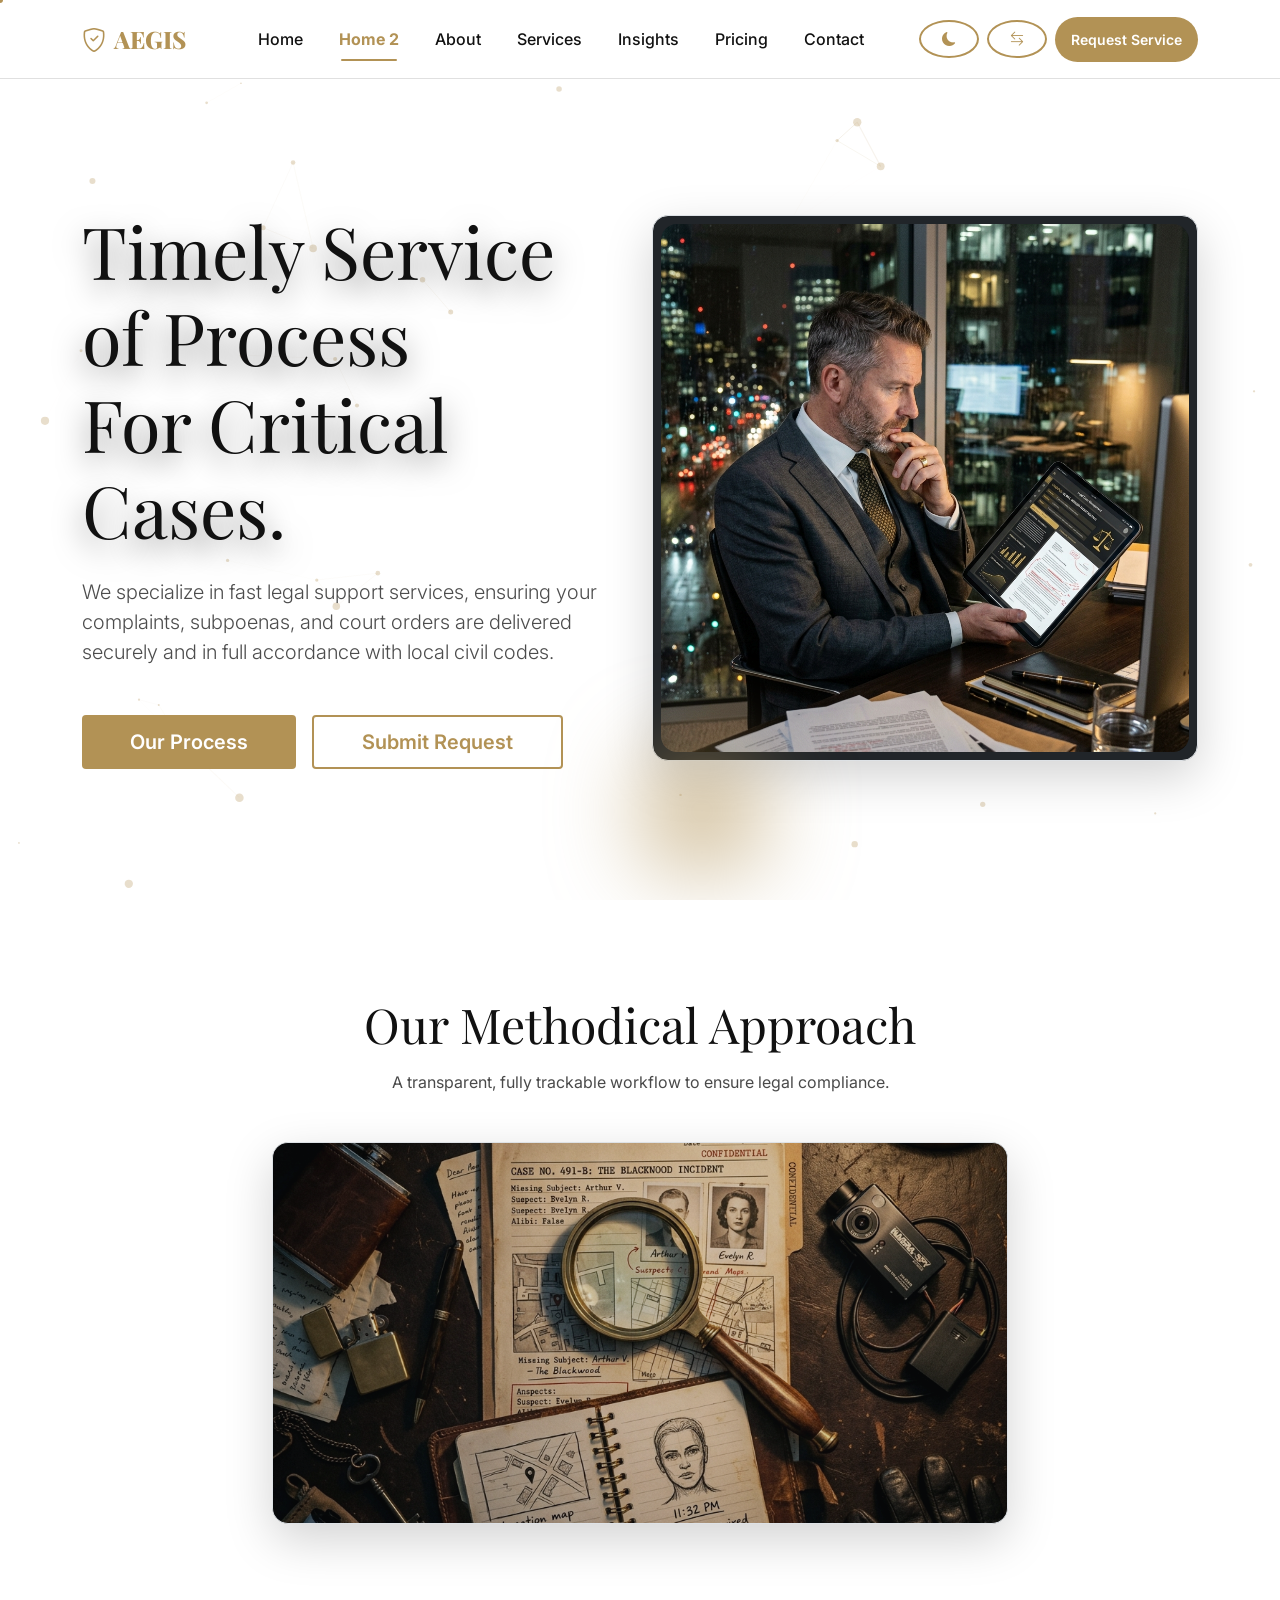
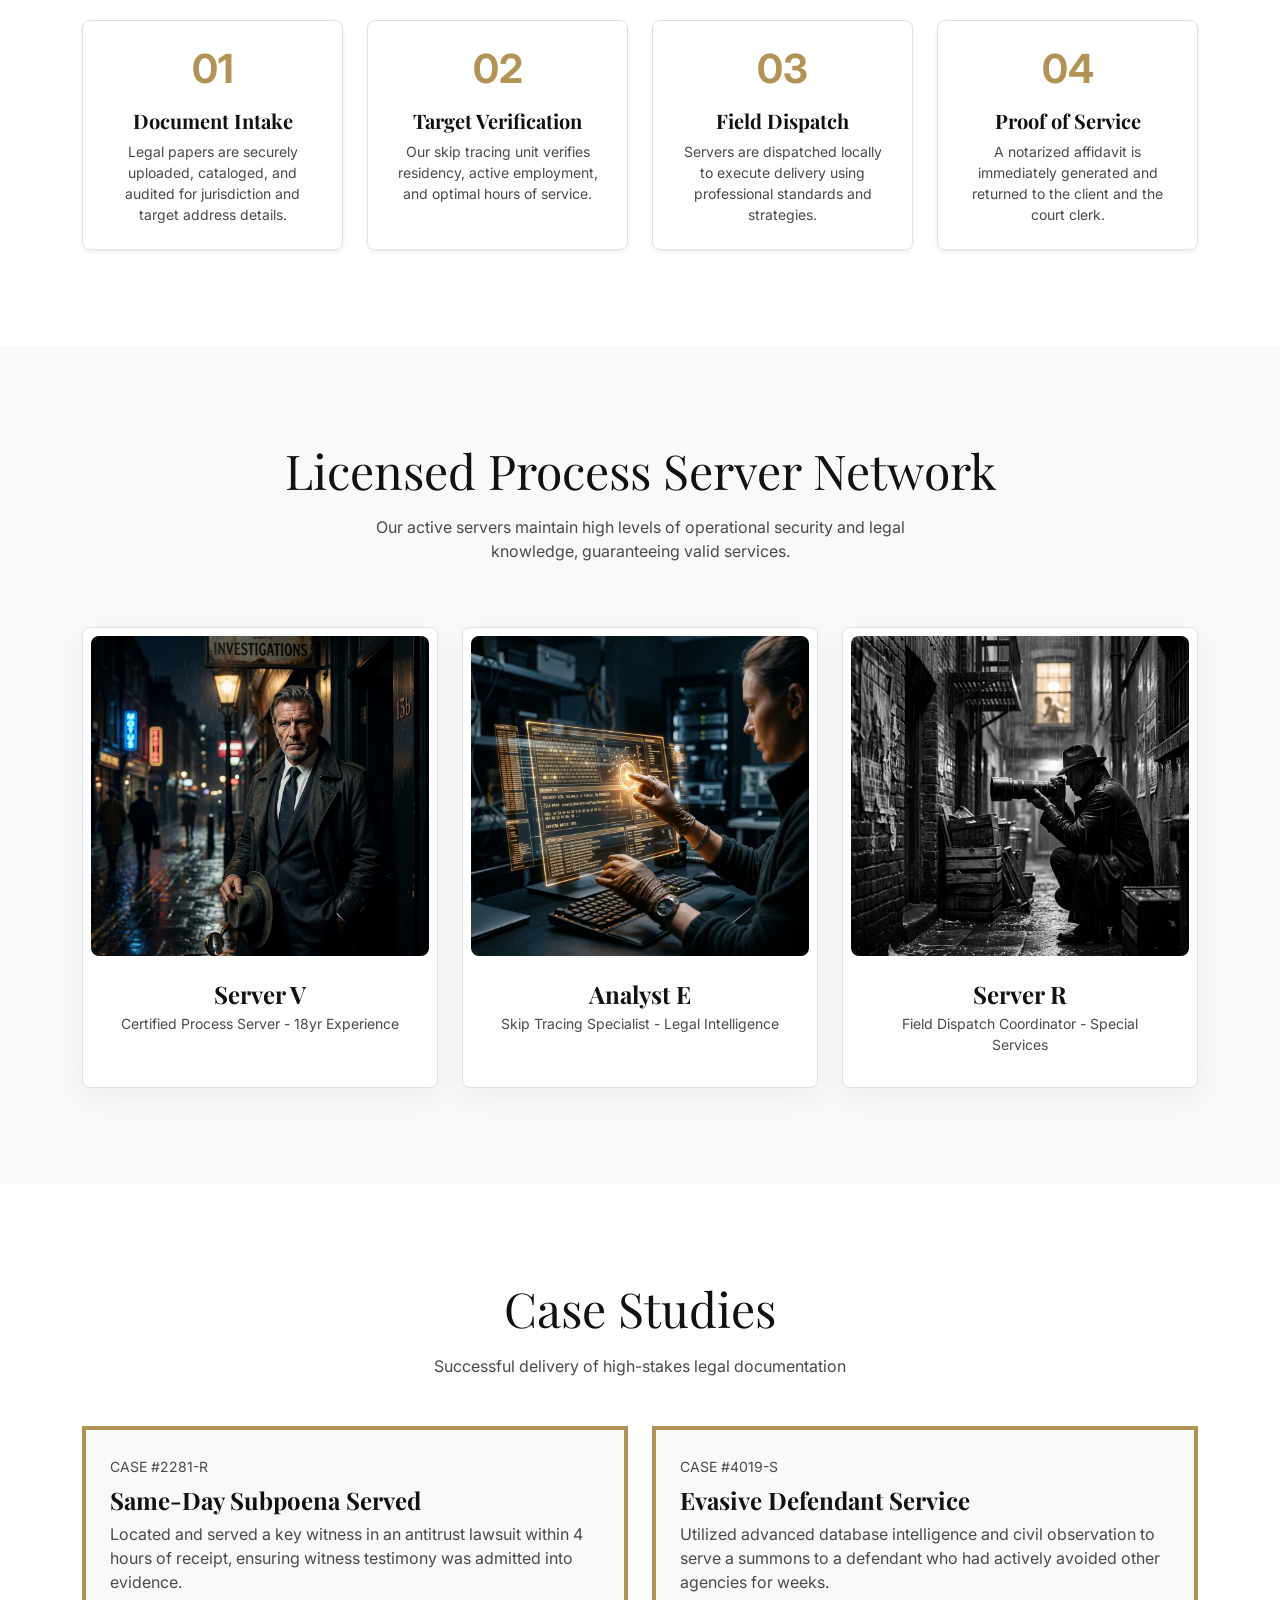
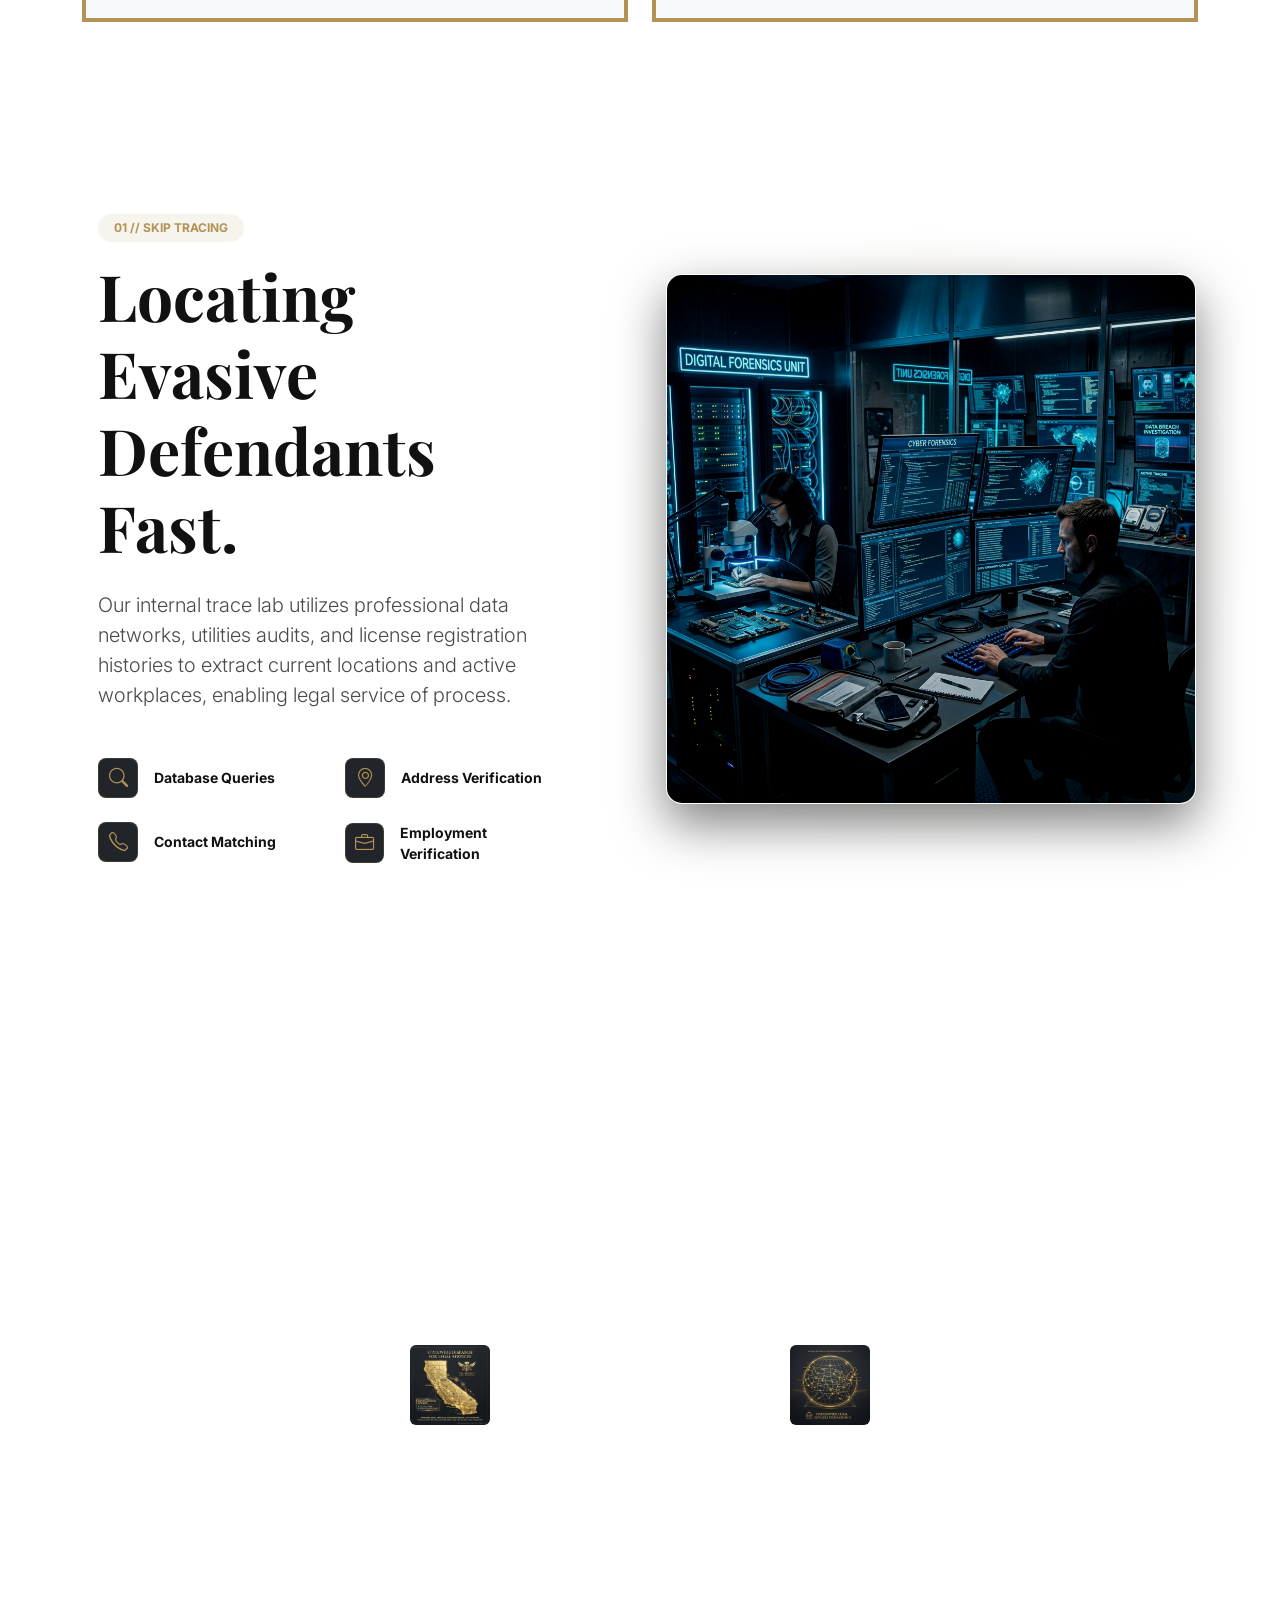
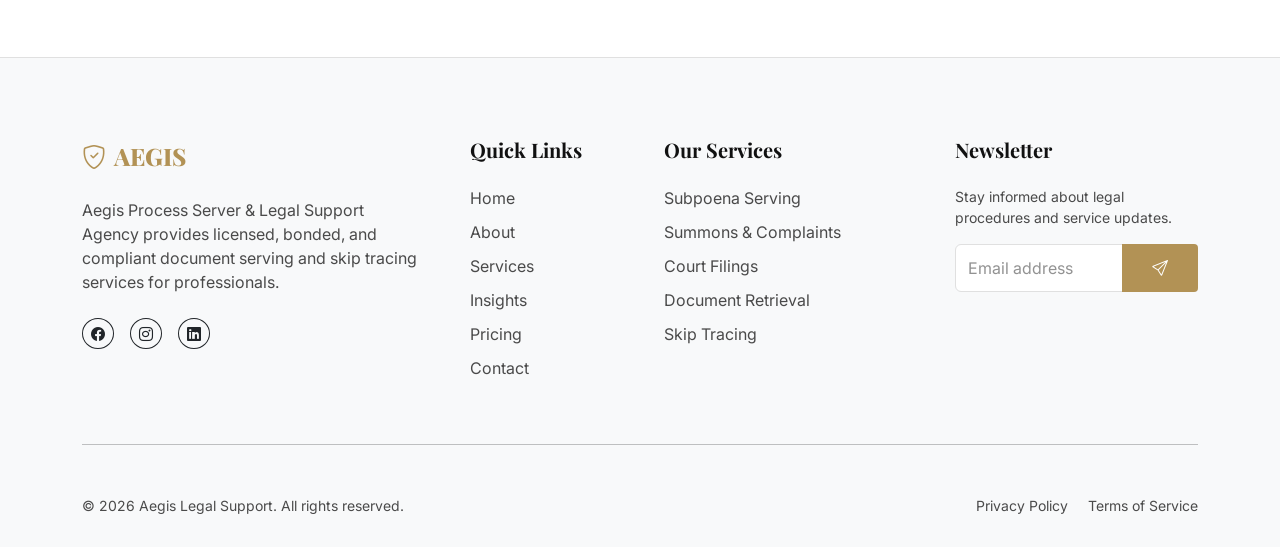
<file: home-2.html>
<!DOCTYPE html>
<html lang="en">
<head>
    <meta charset="UTF-8">
    <meta name="viewport" content="width=device-width, initial-scale=1.0">
    <title>Aegis | Process Server & Legal Support Agency</title>
    <link href="https://cdn.jsdelivr.net/npm/bootstrap@5.3.0/dist/css/bootstrap.min.css" rel="stylesheet">
    <link rel="stylesheet" href="https://cdn.jsdelivr.net/npm/bootstrap-icons@1.10.5/font/bootstrap-icons.css">
    <link href="https://fonts.googleapis.com/css2?family=Inter:wght@400;500;600;700&family=Playfair+Display:wght@700;800&display=swap" rel="stylesheet">
    <link class="favicon" rel="icon" type="image/svg+xml" href="assets/images/favicon.svg">
    <link rel="stylesheet" href="assets/css/style.css">
</head>
<body class="home-2">

    <!-- Navbar -->
    <nav class="navbar navbar-expand-lg fixed-top">
        <div class="container">
            <a class="navbar-brand" href="index.html">
                <i class="bi bi-shield-check me-2"></i>AEGIS
            </a>
            <button class="navbar-toggler" type="button" data-bs-toggle="collapse" data-bs-target="#navbarNav">
                <span class="navbar-toggler-icon"></span>
            </button>
            <div class="collapse navbar-collapse" id="navbarNav">
                <ul class="navbar-nav mx-auto">
                    <li class="nav-item"><a class="nav-link" href="index.html">Home</a></li>
                    <li class="nav-item"><a class="nav-link active" href="home-2.html">Home 2</a></li>
                    <li class="nav-item"><a class="nav-link" href="about.html">About</a></li>
                    <li class="nav-item"><a class="nav-link" href="services.html">Services</a></li>
                    <li class="nav-item"><a class="nav-link" href="blog.html">Insights</a></li>
                    <li class="nav-item"><a class="nav-link" href="pricing.html">Pricing</a></li>
                    <li class="nav-item"><a class="nav-link" href="contact.html">Contact</a></li>
                </ul>
                <div class="d-flex align-items-center gap-2 mt-3 mt-lg-0">
                    <button class="btn btn-sm btn-outline-premium rounded-circle" id="dark-mode-toggle" title="Toggle Theme" style="width: 38px; height: 38px; display: flex; align-items: center; justify-content: center;">
                        <i class="bi bi-moon-fill"></i>
                    </button>
                    <button class="btn btn-sm btn-outline-premium rounded-circle" id="rtl-toggle" title="Toggle RTL/LTR" style="width: 38px; height: 38px; display: flex; align-items: center; justify-content: center;"><i class="bi bi-arrow-left-right"></i></button>
                    <a href="contact.html" class="btn btn-sm btn-premium rounded-pill px-3">Request Service</a>
                </div>
            </div>
        </div>
    </nav>

    <!-- Hero Section 2: Split Layout Refined -->
    <section class="hero-section d-flex align-items-center" style="background: var(--bg-color); height: calc(100vh - 76px); min-height: 600px; padding: 20px 0; overflow: hidden;">
        <!-- Background 3D Particles -->
        <canvas class="particles-canvas"></canvas>
        <div class="container">
            <div class="row align-items-center">
                <div class="col-lg-6 hero-content text-center text-lg-start" data-aos="fade-right">
                    <h1 class="display-2 mb-4">Timely Service of Process <br>For Critical Cases.</h1>
                    <p class="lead mb-5 opacity-75">We specialize in fast legal support services, ensuring your complaints, subpoenas, and court orders are delivered securely and in full accordance with local civil codes.</p>
                    <div class="d-flex justify-content-center justify-content-lg-start gap-3 hero-action-buttons">
                        <a href="#process" class="btn btn-premium btn-lg px-5">Our Process</a>
                        <a href="contact.html" class="btn btn-outline-premium btn-lg px-5">Submit Request</a>
                    </div>
                </div>
                <div class="col-lg-6 mt-5 mt-lg-0" data-aos="fade-left">
                    <div class="position-relative">
                        <div class="hero-image-frame p-2 rounded-4 border border-gold-subtle shadow-lg bg-dark">
                            <img src="assets/images/home-2-hero.png" class="img-fluid rounded-4 w-100" alt="Legal Support Services">
                        </div>
                        <!-- Subtle decorative element -->
                        <div class="position-absolute -top-10 -end-10 bg-gold rounded-circle opacity-10" style="width: 100px; height: 100px; filter: blur(50px);"></div>
                    </div>
                </div>
            </div>
        </div>
    </section>

    <!-- 1. Interactive Process Refined -->
    <section id="process" class="py-5">
        <div class="container py-lg-5">
            <div class="row text-center mb-5">
                <div class="col-lg-8 mx-auto">
                    <h2 class="display-5 mb-3">Our Methodical Approach</h2>
                    <p class="text-muted mb-5">A transparent, fully trackable workflow to ensure legal compliance.</p>
                    <div class="method-visual-wrapper mb-5 rounded-4 overflow-hidden border border-gold-subtle shadow-lg bg-dark" data-aos="zoom-in">
                        <img src="assets/images/methodical_strategy_visual.png" class="img-fluid w-100" alt="Operational Strategy" style="max-height: 380px; object-fit: cover; opacity: 0.8;">
                    </div>
                </div>
            </div>
            <div class="row g-4">
                <div class="col-md-6 col-lg-3" data-aos="fade-up">
                    <div class="p-4 text-center border border-gold-subtle rounded-3 h-100 bg-dark-card shadow-sm">
                        <span class="display-6 fw-bold text-gold mb-3 d-block" style="color: var(--secondary-color);">01</span>
                        <h5>Document Intake</h5>
                        <p class="small text-muted mb-0">Legal papers are securely uploaded, cataloged, and audited for jurisdiction and target address details.</p>
                    </div>
                </div>
                <div class="col-md-6 col-lg-3" data-aos="fade-up" data-aos-delay="100">
                    <div class="p-4 text-center border border-gold-subtle rounded-3 h-100 bg-dark-card shadow-sm">
                        <span class="display-6 fw-bold text-gold mb-3 d-block" style="color: var(--secondary-color);">02</span>
                        <h5>Target Verification</h5>
                        <p class="small text-muted mb-0">Our skip tracing unit verifies residency, active employment, and optimal hours of service.</p>
                    </div>
                </div>
                <div class="col-md-6 col-lg-3" data-aos="fade-up" data-aos-delay="200">
                    <div class="p-4 text-center border border-gold-subtle rounded-3 h-100 bg-dark-card shadow-sm">
                        <span class="display-6 fw-bold text-gold mb-3 d-block" style="color: var(--secondary-color);">03</span>
                        <h5>Field Dispatch</h5>
                        <p class="small text-muted mb-0">Servers are dispatched locally to execute delivery using professional standards and strategies.</p>
                    </div>
                </div>
                <div class="col-md-6 col-lg-3" data-aos="fade-up" data-aos-delay="300">
                    <div class="p-4 text-center border border-gold-subtle rounded-3 h-100 bg-dark-card shadow-sm">
                        <span class="display-6 fw-bold text-gold mb-3 d-block" style="color: var(--secondary-color);">04</span>
                        <h5>Proof of Service</h5>
                        <p class="small text-muted mb-0">A notarized affidavit is immediately generated and returned to the client and the court clerk.</p>
                    </div>
                </div>
            </div>
        </div>
    </section>

    <!-- 2. The Team - Discreet UI -->
    <section class="py-5" style="background-color: var(--section-bg);">
        <div class="container py-lg-5">
            <div class="row justify-content-center text-center mb-5">
                <div class="col-lg-8">
                    <h2 class="display-5 mb-3">Licensed Process Server Network</h2>
                    <p class="text-muted mx-auto" style="max-width: 600px;">Our active servers maintain high levels of operational security and legal knowledge, guaranteeing valid services.</p>
                </div>
            </div>
            <div class="row justify-content-center g-4">
                <div class="col-md-6 col-lg-4">
                    <div class="custom-card h-100 p-2">
                        <div class="card-img-wrapper rounded-3">
                            <img src="assets/images/agent-v.png" alt="Server V - Lead Process Server">
                        </div>
                        <div class="card-body text-center p-4">
                            <h4 class="mb-1">Server V</h4>
                            <p class="text-muted small mb-0">Certified Process Server - 18yr Experience</p>
                        </div>
                    </div>
                </div>
                <div class="col-md-6 col-lg-4">
                    <div class="custom-card h-100 p-2">
                        <div class="card-img-wrapper rounded-3">
                            <img src="assets/images/agent-e.png" alt="Analyst E - Skip Tracer">
                        </div>
                        <div class="card-body text-center p-4">
                            <h4 class="mb-1">Analyst E</h4>
                            <p class="text-muted small mb-0">Skip Tracing Specialist - Legal Intelligence</p>
                        </div>
                    </div>
                </div>
                <div class="col-md-6 col-lg-4">
                    <div class="custom-card h-100 p-2">
                        <div class="card-img-wrapper rounded-3">
                            <img src="assets/images/agent-r.png" alt="Server R - Field Operations">
                        </div>
                        <div class="card-body text-center p-4">
                            <h4 class="mb-1">Server R</h4>
                            <p class="text-muted small mb-0">Field Dispatch Coordinator - Special Services</p>
                        </div>
                    </div>
                </div>
            </div>
        </div>
    </section>

    <!-- 3. Solved Case Highlights -->
    <section class="py-5">
        <div class="container py-lg-5">
             <div class="text-center mb-5">
                <h2 class="display-5 mb-3">Case Studies</h2>
                <p class="text-muted">Successful delivery of high-stakes legal documentation</p>
            </div>
            <div class="row g-4">
                <div class="col-md-6">
                    <div class="h-100 p-4 border-start border-4 border-gold bg-light-card" style="border-color: var(--secondary-color) !important;">
                        <span class="text-muted small text-uppercase">Case #2281-R</span>
                        <h4 class="my-2">Same-Day Subpoena Served</h4>
                        <p class="text-muted mb-0">Located and served a key witness in an antitrust lawsuit within 4 hours of receipt, ensuring witness testimony was admitted into evidence.</p>
                    </div>
                </div>
                <div class="col-md-6">
                    <div class="h-100 p-4 border-start border-4 border-gold bg-light-card" style="border-color: var(--secondary-color) !important;">
                        <span class="text-muted small text-uppercase">Case #4019-S</span>
                        <h4 class="my-2">Evasive Defendant Service</h4>
                        <p class="text-muted mb-0">Utilized advanced database intelligence and civil observation to serve a summons to a defendant who had actively avoided other agencies for weeks.</p>
                    </div>
                </div>
            </div>
        </div>
    </section>

    <!-- 4. Quantum Forensics: High-Tech Overlay Layout (Rebranded to Digital Skip Tracing) -->
    <section class="quantum-forensics-section py-5 overflow-hidden">
        <div class="container py-lg-5">
            <div class="row align-items-center g-5">
                <div class="col-lg-6 order-lg-2 forensics-visual">
                    <div class="position-relative forensics-image-container">
                        <div class="forensics-glow"></div>
                        <img src="assets/images/quantum-forensics.png" alt="Digital Tracking Operations" class="img-fluid rounded-4 shadow-2xl forensics-main-img position-relative z-2">
                    </div>
                </div>
                <div class="col-lg-6 order-lg-1 forensics-content text-center text-lg-start">
                    <div class="pe-lg-5">
                        <span class="badge bg-gold-subtle text-gold mb-3 px-3 py-2 rounded-pill x-small fw-bold">01 // SKIP TRACING</span>
                        <h2 class="display-3 mb-4 fw-bold">Locating Evasive <br>Defendants Fast.</h2>
                        <p class="text-muted mb-5 lead">Our internal trace lab utilizes professional data networks, utilities audits, and license registration histories to extract current locations and active workplaces, enabling legal service of process.</p>
                        
                        <div class="row g-4 forensics-features">
                            <div class="col-sm-6">
                                <div class="d-flex align-items-center justify-content-start gap-3">
                                    <div class="icon-box-sm bg-dark rounded-3 text-gold"><i class="bi bi-search"></i></div>
                                    <span class="small fw-bold">Database Queries</span>
                                </div>
                            </div>
                            <div class="col-sm-6">
                                <div class="d-flex align-items-center justify-content-start gap-3">
                                    <div class="icon-box-sm bg-dark rounded-3 text-gold"><i class="bi bi-geo-alt"></i></div>
                                    <span class="small fw-bold">Address Verification</span>
                                </div>
                            </div>
                            <div class="col-sm-6">
                                <div class="d-flex align-items-center justify-content-start gap-3">
                                    <div class="icon-box-sm bg-dark rounded-3 text-gold"><i class="bi bi-telephone"></i></div>
                                    <span class="small fw-bold">Contact Matching</span>
                                </div>
                            </div>
                            <div class="col-sm-6">
                                <div class="d-flex align-items-center justify-content-start gap-3">
                                    <div class="icon-box-sm bg-dark rounded-3 text-gold"><i class="bi bi-briefcase"></i></div>
                                    <span class="small fw-bold">Employment Verification</span>
                                </div>
                            </div>
                        </div>
                    </div>
                </div>
            </div>
        </div>
    </section>

    <!-- 5. Global Operations: Dark Parallax Section -->
    <section class="global-ops-section py-5 position-relative">
        <div class="container py-lg-5">
            <div class="global-ops-overlay"></div>
            <div class="row position-relative z-2">
                <div class="col-lg-12 text-center mb-5">
                    <h2 class="display-3 fw-bold text-white mb-3">Statewide Serving. Nationwide Reach.</h2>
                    <p class="lead text-white-50 mx-auto" style="max-width: 700px;">With a network of verified legal support agents across all counties and major metropolitan zones, Aegis executes services wherever they are needed.</p>
                </div>
            </div>
            <div class="row position-relative z-2 g-4 mt-4 justify-content-center">
                <div class="col-md-4">
                    <div class="h-100 p-4 rounded-3 text-center ops-card">
                        <img src="assets/images/statewide_dispatch.png" alt="Statewide Dispatch" class="mb-3 img-fluid rounded" style="max-height: 80px; width: auto; object-fit: contain;">
                        <h4 class="mt-3 text-white">Statewide Dispatch</h4>
                        <p class="small text-white-50 mb-0">Local certified servers available in every county court jurisdiction.</p>
                    </div>
                </div>
                <div class="col-md-4">
                    <div class="h-100 p-4 rounded-3 text-center ops-card">
                        <img src="assets/images/nationwide_forwarding.png" alt="Nationwide Forwarding" class="mb-3 img-fluid rounded" style="max-height: 80px; width: auto; object-fit: contain;">
                        <h4 class="mt-3 text-white">Nationwide Forwarding</h4>
                        <p class="small text-white-50 mb-0">Out-of-state summonses managed with legal compliance across domestic jurisdictions.</p>
                    </div>
                </div>
            </div>
        </div>
    </section>

    <!-- Footer -->
    <footer class="footer">
        <div class="container">
            <div class="row g-5">
                <div class="col-lg-4">
                    <a class="navbar-brand d-block mb-4" href="index.html" id="footer-logo">
                        <i class="bi bi-shield-check me-2"></i>AEGIS
                    </a>
                    <p class="text-muted mb-4">Aegis Process Server & Legal Support Agency provides licensed, bonded, and compliant document serving and skip tracing services for professionals.</p>
                    <div class="d-flex gap-3">
                        <a href="#" class="btn btn-outline-dark btn-sm rounded-circle"><i class="bi bi-facebook"></i></a>
                        <a href="#" class="btn btn-outline-dark btn-sm rounded-circle"><i class="bi bi-instagram"></i></a>
                        <a href="#" class="btn btn-outline-dark btn-sm rounded-circle"><i class="bi bi-linkedin"></i></a>
                    </div>
                </div>
                <div class="col-md-4 col-lg-2">
                    <h5 class="mb-4">Quick Links</h5>
                    <ul class="list-unstyled">
                        <li><a href="index.html" class="footer-link">Home</a></li>
                        <li><a href="about.html" class="footer-link">About</a></li>
                        <li><a href="services.html" class="footer-link">Services</a></li>
                        <li><a href="blog.html" class="footer-link">Insights</a></li>
                        <li><a href="pricing.html" class="footer-link">Pricing</a></li>
                        <li><a href="contact.html" class="footer-link">Contact</a></li>
                    </ul>
                </div>
                <div class="col-md-4 col-lg-3">
                    <h5 class="mb-4">Our Services</h5>
                    <ul class="list-unstyled">
                        <li><a href="services.html" class="footer-link">Subpoena Serving</a></li>
                        <li><a href="services.html" class="footer-link">Summons & Complaints</a></li>
                        <li><a href="services.html" class="footer-link">Court Filings</a></li>
                        <li><a href="services.html" class="footer-link">Document Retrieval</a></li>
                        <li><a href="services.html" class="footer-link">Skip Tracing</a></li>
                    </ul>
                </div>
                <div class="col-md-4 col-lg-3">
                    <h5 class="mb-4">Newsletter</h5>
                    <p class="text-muted small">Stay informed about legal procedures and service updates.</p>
                    <div class="input-group mb-3">
                        <input type="text" class="form-control" placeholder="Email address">
                        <button class="btn btn-premium" type="button"><i class="bi bi-send"></i></button>
                    </div>
                </div>
            </div>
            <hr class="my-5 opacity-10">
            <div class="row align-items-center">
                <div class="col-md-6 text-center text-md-start">
                    <p class="text-muted small mb-0">&copy; 2026 Aegis Legal Support. All rights reserved.</p>
                </div>
                <div class="col-md-6 text-center text-md-end mt-3 mt-md-0">
                    <a href="#" class="text-muted small me-3">Privacy Policy</a>
                    <a href="#" class="text-muted small">Terms of Service</a>
                </div>
            </div>
        </div>
    </footer>

    <script src="https://cdn.jsdelivr.net/npm/bootstrap@5.3.0/dist/js/bootstrap.bundle.min.js"></script>
    <script src="assets/js/main.js"></script>
</body>
</html>
</file>
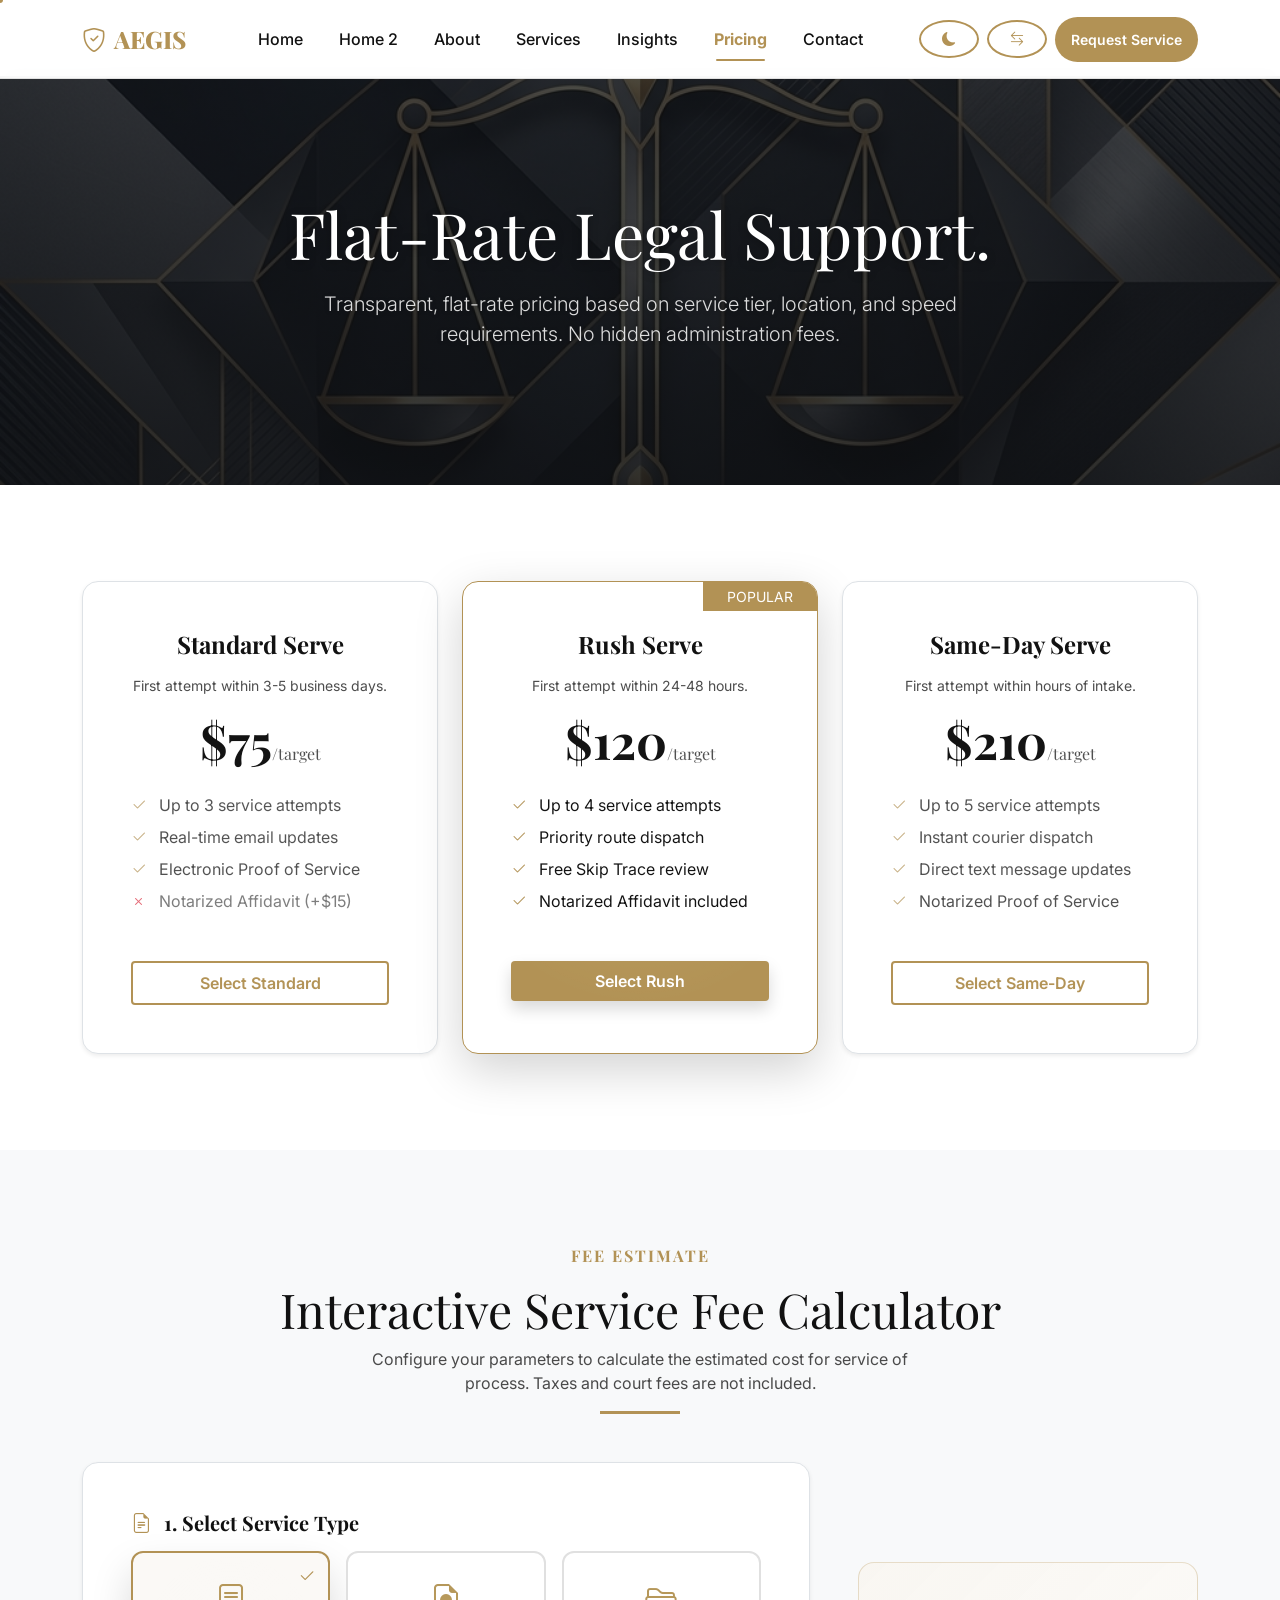
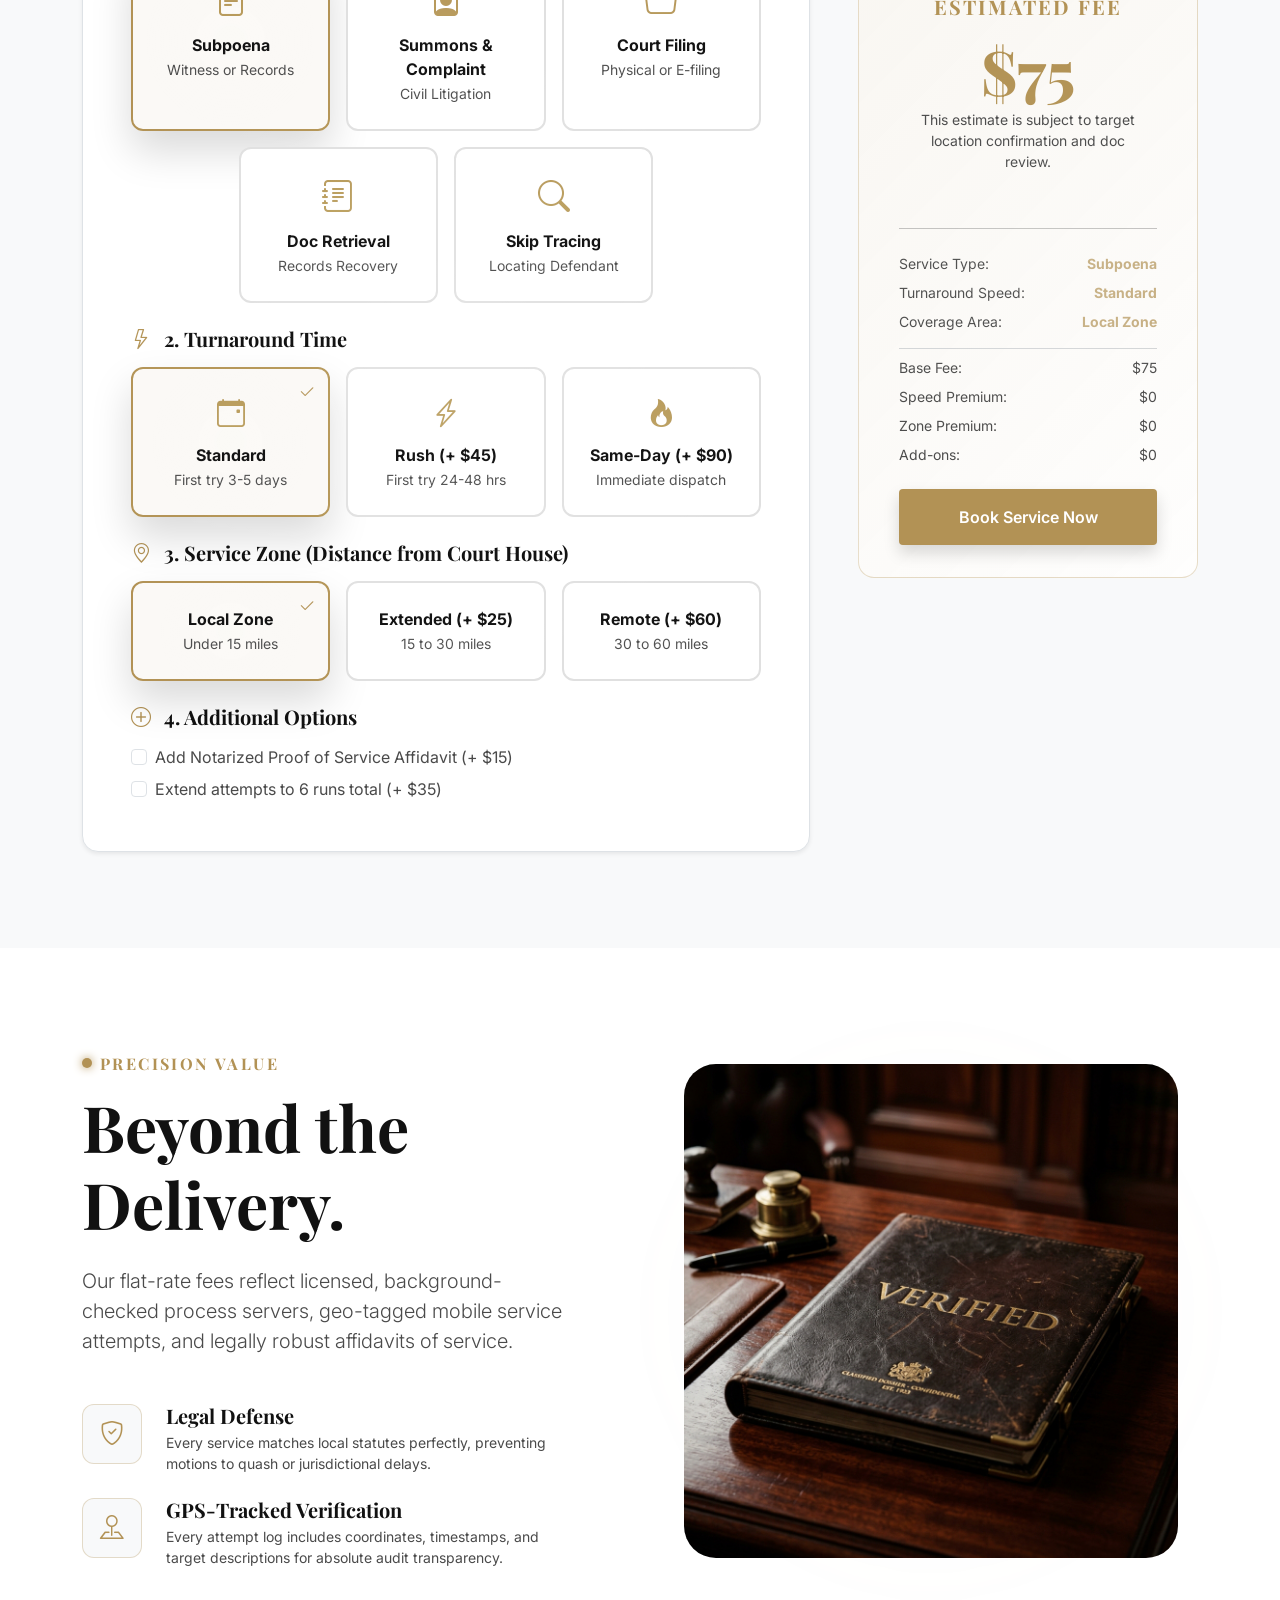
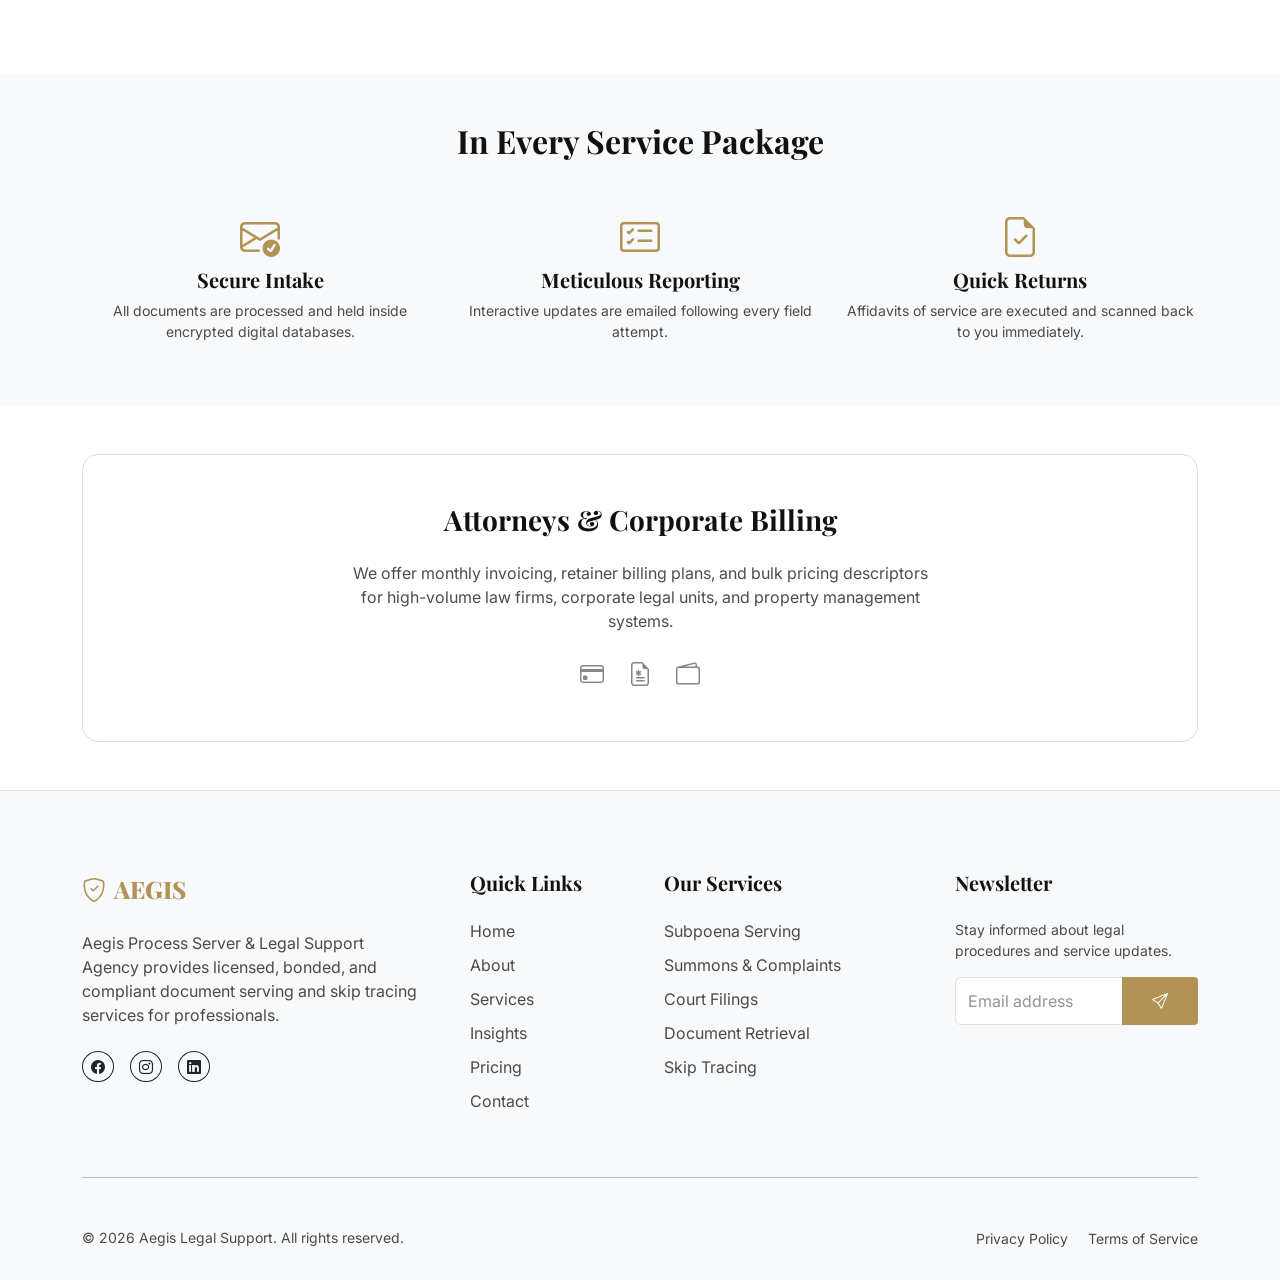
<file: pricing.html>
<!DOCTYPE html>
<html lang="en">
<head>
    <meta charset="UTF-8">
    <meta name="viewport" content="width=device-width, initial-scale=1.0">
    <title>Pricing & Rush Calculator | Aegis Legal Support</title>
    <link href="https://cdn.jsdelivr.net/npm/bootstrap@5.3.0/dist/css/bootstrap.min.css" rel="stylesheet">
    <link rel="stylesheet" href="https://cdn.jsdelivr.net/npm/bootstrap-icons@1.10.5/font/bootstrap-icons.css">
    <link href="https://fonts.googleapis.com/css2?family=Inter:wght@400;500;600;700&family=Playfair+Display:wght@700;800&display=swap" rel="stylesheet">
    <link class="favicon" rel="icon" type="image/svg+xml" href="assets/images/favicon.svg">
    <link rel="stylesheet" href="assets/css/style.css">
</head>
<body>

    <!-- Navbar -->
    <nav class="navbar navbar-expand-lg fixed-top">
        <div class="container">
            <a class="navbar-brand" href="index.html">
                <i class="bi bi-shield-check me-2"></i>AEGIS
            </a>
            <button class="navbar-toggler" type="button" data-bs-toggle="collapse" data-bs-target="#navbarNav">
                <span class="navbar-toggler-icon"></span>
            </button>
            <div class="collapse navbar-collapse" id="navbarNav">
                <ul class="navbar-nav mx-auto">
                    <li class="nav-item"><a class="nav-link" href="index.html">Home</a></li>
                    <li class="nav-item"><a class="nav-link" href="home-2.html">Home 2</a></li>
                    <li class="nav-item"><a class="nav-link" href="about.html">About</a></li>
                    <li class="nav-item"><a class="nav-link" href="services.html">Services</a></li>
                    <li class="nav-item"><a class="nav-link" href="blog.html">Insights</a></li>
                    <li class="nav-item"><a class="nav-link active" href="pricing.html">Pricing</a></li>
                    <li class="nav-item"><a class="nav-link" href="contact.html">Contact</a></li>
                </ul>
                <div class="d-flex align-items-center gap-2 mt-3 mt-lg-0">
                    <button class="btn btn-sm btn-outline-premium rounded-circle" id="dark-mode-toggle" title="Toggle Theme" style="width: 38px; height: 38px; display: flex; align-items: center; justify-content: center;">
                        <i class="bi bi-moon-fill"></i>
                    </button>
                    <button class="btn btn-sm btn-outline-premium rounded-circle" id="rtl-toggle" title="Toggle RTL/LTR" style="width: 38px; height: 38px; display: flex; align-items: center; justify-content: center;"><i class="bi bi-arrow-left-right"></i></button>
                    <a href="contact.html" class="btn btn-sm btn-premium rounded-pill px-3">Request Service</a>
                </div>
            </div>
        </div>
    </nav>

    <!-- Header -->
    <section class="premium-page-header text-center" style="background-image: url('assets/images/pricing-header.png');">
        <div class="premium-page-header-overlay"></div>
        <div class="container">
            <div class="row justify-content-center">
                <div class="col-lg-8" data-aos="fade-up">
                    <h1 class="display-3 mb-3">Flat-Rate Legal Support.</h1>
                    <p class="lead mx-auto" style="max-width: 700px;">Transparent, flat-rate pricing based on service tier, location, and speed requirements. No hidden administration fees.</p>
                </div>
            </div>
        </div>
    </section>

    <!-- 1. Pricing Tiers -->
    <section class="py-5">
        <div class="container py-lg-5">
            <div class="row g-4 justify-content-center">
                <div class="col-lg-4">
                    <div class="p-5 border rounded-4 text-center h-100 dark-card shadow-sm">
                        <h4 class="mb-3">Standard Serve</h4>
                        <p class="text-muted small">First attempt within 3-5 business days.</p>
                        <h2 class="display-5 fw-bold mb-4">$75<span class="fs-6 fw-normal text-muted">/target</span></h2>
                        <ul class="list-unstyled text-start mb-5 opacity-75">
                            <li class="mb-2"><i class="bi bi-check2 text-gold me-2"></i> Up to 3 service attempts</li>
                            <li class="mb-2"><i class="bi bi-check2 text-gold me-2"></i> Real-time email updates</li>
                            <li class="bi mb-2"><i class="bi bi-check2 text-gold me-2"></i> Electronic Proof of Service</li>
                            <li class="mb-2 text-muted"><i class="bi bi-x text-danger me-2"></i> Notarized Affidavit (+$15)</li>
                        </ul>
                        <a href="contact.html?speed=standard" class="btn btn-outline-premium w-100 py-2">Select Standard</a>
                    </div>
                </div>
                <div class="col-lg-4">
                    <div class="p-5 border rounded-4 text-center h-100 dark-card shadow-lg bg-white position-relative overflow-hidden" style="border-color: var(--secondary-color) !important;">
                        <span class="position-absolute top-0 end-0 bg-gold text-white px-4 py-1 small" style="background-color: var(--secondary-color);">POPULAR</span>
                        <h4 class="mb-3">Rush Serve</h4>
                        <p class="text-muted small">First attempt within 24-48 hours.</p>
                        <h2 class="display-5 fw-bold mb-4">$120<span class="fs-6 fw-normal text-muted">/target</span></h2>
                        <ul class="list-unstyled text-start mb-5">
                            <li class="mb-2"><i class="bi bi-check2 text-gold me-2"></i> Up to 4 service attempts</li>
                            <li class="mb-2"><i class="bi bi-check2 text-gold me-2"></i> Priority route dispatch</li>
                            <li class="mb-2"><i class="bi bi-check2 text-gold me-2"></i> Free Skip Trace review</li>
                            <li class="mb-2"><i class="bi bi-check2 text-gold me-2"></i> Notarized Affidavit included</li>
                        </ul>
                        <a href="contact.html?speed=rush" class="btn btn-premium w-100 py-2 shadow">Select Rush</a>
                    </div>
                </div>
                <div class="col-lg-4">
                    <div class="p-5 border rounded-4 text-center h-100 dark-card shadow-sm">
                        <h4 class="mb-3">Same-Day Serve</h4>
                        <p class="text-muted small">First attempt within hours of intake.</p>
                        <h2 class="display-5 fw-bold mb-4">$210<span class="fs-6 fw-normal text-muted">/target</span></h2>
                        <ul class="list-unstyled text-start mb-5 opacity-75">
                            <li class="mb-2"><i class="bi bi-check2 text-gold me-2"></i> Up to 5 service attempts</li>
                            <li class="mb-2"><i class="bi bi-check2 text-gold me-2"></i> Instant courier dispatch</li>
                            <li class="mb-2"><i class="bi bi-check2 text-gold me-2"></i> Direct text message updates</li>
                            <li class="mb-2"><i class="bi bi-check2 text-gold me-2"></i> Notarized Proof of Service</li>
                        </ul>
                        <a href="contact.html?speed=sameday" class="btn btn-outline-premium w-100 py-2">Select Same-Day</a>
                    </div>
                </div>
            </div>
        </div>
    </section>

    <!-- Rush Calculator Section -->
    <section id="calculator" class="py-5" style="background-color: var(--section-bg);">
        <div class="container py-lg-5">
            <div class="text-center mb-5">
                <h6 class="text-uppercase text-gold mb-3" style="color: var(--secondary-color); letter-spacing: 2px;">Fee Estimate</h6>
                <h2 class="display-5">Interactive Service Fee Calculator</h2>
                <p class="text-muted mx-auto" style="max-width: 600px;">Configure your parameters to calculate the estimated cost for service of process. Taxes and court fees are not included.</p>
                <div class="mx-auto" style="width: 80px; height: 3px; background: var(--secondary-color);"></div>
            </div>
            
            <div class="row g-5 align-items-stretch">
                <!-- Calculator Inputs -->
                <div class="col-lg-8">
                    <div class="p-4 p-md-5 border rounded-4 bg-white shadow-sm dark-card h-100">
                        <!-- Step 1: Service Type -->
                        <div class="mb-4">
                            <h5 class="mb-3"><i class="bi bi-file-earmark-text text-gold me-2"></i> 1. Select Service Type</h5>
                            <div class="row g-3 justify-content-center">
                                <div class="col-md-6 col-lg-4">
                                    <div class="calc-card-option active" data-type="service" data-value="subpoena" data-base="75">
                                        <i class="bi bi-file-text fs-2 mb-2 d-block text-gold"></i>
                                        <span class="fw-bold d-block">Subpoena</span>
                                        <small class="text-muted">Witness or Records</small>
                                    </div>
                                </div>
                                <div class="col-md-6 col-lg-4">
                                    <div class="calc-card-option" data-type="service" data-value="summons" data-base="85">
                                        <i class="bi bi-file-earmark-person fs-2 mb-2 d-block text-gold"></i>
                                        <span class="fw-bold d-block">Summons & Complaint</span>
                                        <small class="text-muted">Civil Litigation</small>
                                    </div>
                                </div>
                                <div class="col-md-6 col-lg-4">
                                    <div class="calc-card-option" data-type="service" data-value="filing" data-base="60">
                                        <i class="bi bi-folder2-open fs-2 mb-2 d-block text-gold"></i>
                                        <span class="fw-bold d-block">Court Filing</span>
                                        <small class="text-muted">Physical or E-filing</small>
                                    </div>
                                </div>
                                <div class="col-md-6 col-lg-4">
                                    <div class="calc-card-option" data-type="service" data-value="retrieval" data-base="55">
                                        <i class="bi bi-journal-text fs-2 mb-2 d-block text-gold"></i>
                                        <span class="fw-bold d-block">Doc Retrieval</span>
                                        <small class="text-muted">Records Recovery</small>
                                    </div>
                                </div>
                                <div class="col-md-6 col-lg-4">
                                    <div class="calc-card-option" data-type="service" data-value="skiptrace" data-base="95">
                                        <i class="bi bi-search fs-2 mb-2 d-block text-gold"></i>
                                        <span class="fw-bold d-block">Skip Tracing</span>
                                        <small class="text-muted">Locating Defendant</small>
                                    </div>
                                </div>
                            </div>
                        </div>

                        <!-- Step 2: Speed / Turnaround -->
                        <div class="mb-4">
                            <h5 class="mb-3"><i class="bi bi-lightning text-gold me-2"></i> 2. Turnaround Time</h5>
                            <div class="row g-3">
                                <div class="col-md-4">
                                    <div class="calc-card-option active" data-type="speed" data-value="standard" data-addon="0">
                                        <i class="bi bi-calendar-event fs-3 mb-2 d-block text-gold"></i>
                                        <span class="fw-bold d-block">Standard</span>
                                        <small class="text-muted">First try 3-5 days</small>
                                    </div>
                                </div>
                                <div class="col-md-4">
                                    <div class="calc-card-option" data-type="speed" data-value="rush" data-addon="45">
                                        <i class="bi bi-lightning-charge fs-3 mb-2 d-block text-gold"></i>
                                        <span class="fw-bold d-block">Rush (+ $45)</span>
                                        <small class="text-muted">First try 24-48 hrs</small>
                                    </div>
                                </div>
                                <div class="col-md-4">
                                    <div class="calc-card-option" data-type="speed" data-value="sameday" data-addon="90">
                                        <i class="bi bi-fire fs-3 mb-2 d-block text-gold"></i>
                                        <span class="fw-bold d-block">Same-Day (+ $90)</span>
                                        <small class="text-muted">Immediate dispatch</small>
                                    </div>
                                </div>
                            </div>
                        </div>

                        <!-- Step 3: Zone / Distance -->
                        <div class="mb-4">
                            <h5 class="mb-3"><i class="bi bi-geo-alt text-gold me-2"></i> 3. Service Zone (Distance from Court House)</h5>
                            <div class="row g-3">
                                <div class="col-md-4">
                                    <div class="calc-card-option active" data-type="zone" data-value="local" data-addon="0">
                                        <span class="fw-bold d-block">Local Zone</span>
                                        <small class="text-muted">Under 15 miles</small>
                                    </div>
                                </div>
                                <div class="col-md-4">
                                    <div class="calc-card-option" data-type="zone" data-value="extended" data-addon="25">
                                        <span class="fw-bold d-block">Extended (+ $25)</span>
                                        <small class="text-muted">15 to 30 miles</small>
                                    </div>
                                </div>
                                <div class="col-md-4">
                                    <div class="calc-card-option" data-type="zone" data-value="remote" data-addon="60">
                                        <span class="fw-bold d-block">Remote (+ $60)</span>
                                        <small class="text-muted">30 to 60 miles</small>
                                    </div>
                                </div>
                            </div>
                        </div>

                        <!-- Step 4: Attempts & Options -->
                        <div>
                            <h5 class="mb-3"><i class="bi bi-plus-circle text-gold me-2"></i> 4. Additional Options</h5>
                            <div class="form-check mb-2">
                                <input class="form-check-input" type="checkbox" id="calcNotarize" data-addon="15">
                                <label class="form-check-label text-muted" for="calcNotarize">
                                    Add Notarized Proof of Service Affidavit (+ $15)
                                </label>
                            </div>
                            <div class="form-check">
                                <input class="form-check-input" type="checkbox" id="calcExtraAttempts" data-addon="35">
                                <label class="form-check-label text-muted" for="calcExtraAttempts">
                                    Extend attempts to 6 runs total (+ $35)
                                </label>
                            </div>
                        </div>
                    </div>
                </div>

                <!-- Calculator Output sticky card -->
                <div class="col-lg-4 mb-5 mb-lg-0">
                    <div class="calc-result-box dark-card d-flex flex-column justify-content-center">
                        <h4 class="mb-4 text-gold" style="color: var(--secondary-color); font-size: 1.25rem; text-transform: uppercase; letter-spacing: 2px;">Estimated Fee</h4>
                        <div class="calc-price-display" id="totalPrice">$75</div>
                        <p class="text-muted small px-3 mb-4">This estimate is subject to target location confirmation and doc review.</p>
                        
                        <div class="mt-2 px-2">
                            <hr class="my-4 opacity-10">
                            <ul class="list-unstyled text-start small mb-4 opacity-75">
                                <li class="d-flex justify-content-between mb-2"><span>Service Type:</span> <strong id="summaryServiceText" class="text-gold" style="color: var(--secondary-color);">Subpoena</strong></li>
                                <li class="d-flex justify-content-between mb-2"><span>Turnaround Speed:</span> <strong id="summarySpeedText" class="text-gold" style="color: var(--secondary-color);">Standard</strong></li>
                                <li class="d-flex justify-content-between mb-2"><span>Coverage Area:</span> <strong id="summaryZoneText" class="text-gold" style="color: var(--secondary-color);">Local Zone</strong></li>
                                <li class="d-flex justify-content-between mb-2 mt-3 pt-2 border-top border-secondary-subtle"><span>Base Fee:</span> <span id="summaryBase">$75</span></li>
                                <li class="d-flex justify-content-between mb-2"><span>Speed Premium:</span> <span id="summarySpeed">$0</span></li>
                                <li class="d-flex justify-content-between mb-2"><span>Zone Premium:</span> <span id="summaryZone">$0</span></li>
                                <li class="d-flex justify-content-between mb-2"><span>Add-ons:</span> <span id="summaryAddons">$0</span></li>
                            </ul>
                            <button id="bookCalculatedBtn" class="btn btn-premium w-100 py-3 shadow">Book Service Now</button>
                        </div>
                    </div>
                </div>
            </div>
        </div>
    </section>

    <!-- 2. Unique Section: Defensible Affidavits -->
    <section class="investment-resolution py-5 overflow-hidden">
        <div class="container py-lg-5">
            <div class="row g-5 align-items-center">
                <div class="col-lg-6 order-lg-2">
                    <div class="resolution-visual position-relative">
                        <div class="resolution-glow"></div>
                        <img src="assets/images/pricing-roi.png" alt="Affidavit of Service Ledger" class="img-fluid rounded-5 shadow-2xl position-relative z-2">
                    </div>
                </div>
                <div class="col-lg-6 order-lg-1 text-center text-lg-start">
                    <div class="pe-lg-5">
                        <div class="d-flex align-items-center justify-content-center justify-content-lg-start gap-2 mb-3">
                            <span class="dot-indicator"></span>
                            <h6 class="text-gold fw-bold mb-0 text-uppercase tracking-wider">Precision Value</h6>
                        </div>
                        <h2 class="display-3 mb-4 fw-bold">Beyond the Delivery.</h2>
                        <p class="text-muted mb-4 lead">Our flat-rate fees reflect licensed, background-checked process servers, geo-tagged mobile service attempts, and legally robust affidavits of service.</p>
                        
                        <div class="roi-features mt-5">
                            <div class="d-flex flex-column align-items-center flex-lg-row align-items-lg-start gap-4 mb-4">
                                <div class="roi-icon-box">
                                    <i class="bi bi-shield-check"></i>
                                </div>
                                <div>
                                    <h5 class="mb-1">Legal Defense</h5>
                                    <p class="small text-muted mb-0">Every service matches local statutes perfectly, preventing motions to quash or jurisdictional delays.</p>
                                </div>
                            </div>
                            <div class="d-flex flex-column align-items-center flex-lg-row align-items-lg-start gap-4">
                                <div class="roi-icon-box">
                                    <i class="bi bi-pin-map"></i>
                                </div>
                                <div>
                                    <h5 class="mb-1">GPS-Tracked Verification</h5>
                                    <p class="small text-muted mb-0">Every attempt log includes coordinates, timestamps, and target descriptions for absolute audit transparency.</p>
                                </div>
                            </div>
                        </div>
                    </div>
                </div>
            </div>
        </div>
    </section>

    <!-- 3. What's Included -->
    <section class="py-5" style="background-color: var(--section-bg);">
        <div class="container text-center">
            <h2 class="mb-5">In Every Service Package</h2>
            <div class="row g-4">
                <div class="col-md-4">
                    <i class="bi bi-envelope-check fs-1 text-gold mb-3" style="color: var(--secondary-color);"></i>
                    <h5>Secure Intake</h5>
                    <p class="text-muted small">All documents are processed and held inside encrypted digital databases.</p>
                </div>
                <div class="col-md-4">
                    <i class="bi bi-card-checklist fs-1 text-gold mb-3" style="color: var(--secondary-color);"></i>
                    <h5>Meticulous Reporting</h5>
                    <p class="text-muted small">Interactive updates are emailed following every field attempt.</p>
                </div>
                <div class="col-md-4">
                    <i class="bi bi-file-earmark-check fs-1 text-gold mb-3" style="color: var(--secondary-color);"></i>
                    <h5>Quick Returns</h5>
                    <p class="text-muted small">Affidavits of service are executed and scanned back to you immediately.</p>
                </div>
            </div>
        </div>
    </section>

    <!-- 4. Privacy Guarantee -->
    <section class="py-5">
        <div class="container">
             <div class="p-5 theme-highlight-block rounded-4 text-center">
                <h3 class="mb-4">Attorneys & Corporate Billing</h3>
                <p class="opacity-75 mx-auto mb-4" style="max-width: 600px;">We offer monthly invoicing, retainer billing plans, and bulk pricing descriptors for high-volume law firms, corporate legal units, and property management systems.</p>
                <div class="d-flex justify-content-center gap-4 fs-4 opacity-50">
                    <i class="bi bi-credit-card"></i>
                    <i class="bi bi-file-earmark-medical"></i>
                    <i class="bi bi-wallet2"></i>
                </div>
             </div>
        </div>
    </section>

    <!-- Footer -->
    <footer class="footer">
        <div class="container">
            <div class="row g-5">
                <div class="col-lg-4">
                    <a class="navbar-brand d-block mb-4" href="index.html" id="footer-logo">
                        <i class="bi bi-shield-check me-2"></i>AEGIS
                    </a>
                    <p class="text-muted mb-4">Aegis Process Server & Legal Support Agency provides licensed, bonded, and compliant document serving and skip tracing services for professionals.</p>
                    <div class="d-flex gap-3">
                        <a href="#" class="btn btn-outline-dark btn-sm rounded-circle"><i class="bi bi-facebook"></i></a>
                        <a href="#" class="btn btn-outline-dark btn-sm rounded-circle"><i class="bi bi-instagram"></i></a>
                        <a href="#" class="btn btn-outline-dark btn-sm rounded-circle"><i class="bi bi-linkedin"></i></a>
                    </div>
                </div>
                <div class="col-md-4 col-lg-2">
                    <h5 class="mb-4">Quick Links</h5>
                    <ul class="list-unstyled">
                        <li><a href="index.html" class="footer-link">Home</a></li>
                        <li><a href="about.html" class="footer-link">About</a></li>
                        <li><a href="services.html" class="footer-link">Services</a></li>
                        <li><a href="blog.html" class="footer-link">Insights</a></li>
                        <li><a href="pricing.html" class="footer-link">Pricing</a></li>
                        <li><a href="contact.html" class="footer-link">Contact</a></li>
                    </ul>
                </div>
                <div class="col-md-4 col-lg-3">
                    <h5 class="mb-4">Our Services</h5>
                    <ul class="list-unstyled">
                        <li><a href="services.html" class="footer-link">Subpoena Serving</a></li>
                        <li><a href="services.html" class="footer-link">Summons & Complaints</a></li>
                        <li><a href="services.html" class="footer-link">Court Filings</a></li>
                        <li><a href="services.html" class="footer-link">Document Retrieval</a></li>
                        <li><a href="services.html" class="footer-link">Skip Tracing</a></li>
                    </ul>
                </div>
                <div class="col-md-4 col-lg-3">
                    <h5 class="mb-4">Newsletter</h5>
                    <p class="text-muted small">Stay informed about legal procedures and service updates.</p>
                    <div class="input-group mb-3">
                        <input type="text" class="form-control" placeholder="Email address">
                        <button class="btn btn-premium" type="button"><i class="bi bi-send"></i></button>
                    </div>
                </div>
            </div>
            <hr class="my-5 opacity-10">
            <div class="row align-items-center">
                <div class="col-md-6 text-center text-md-start">
                    <p class="text-muted small mb-0">&copy; 2026 Aegis Legal Support. All rights reserved.</p>
                </div>
                <div class="col-md-6 text-center text-md-end mt-3 mt-md-0">
                    <a href="#" class="text-muted small me-3">Privacy Policy</a>
                    <a href="#" class="text-muted small">Terms of Service</a>
                </div>
            </div>
        </div>
    </footer>

    <script src="https://cdn.jsdelivr.net/npm/bootstrap@5.3.0/dist/js/bootstrap.bundle.min.js"></script>
    <script src="assets/js/main.js"></script>
</body>
</html>
</file>
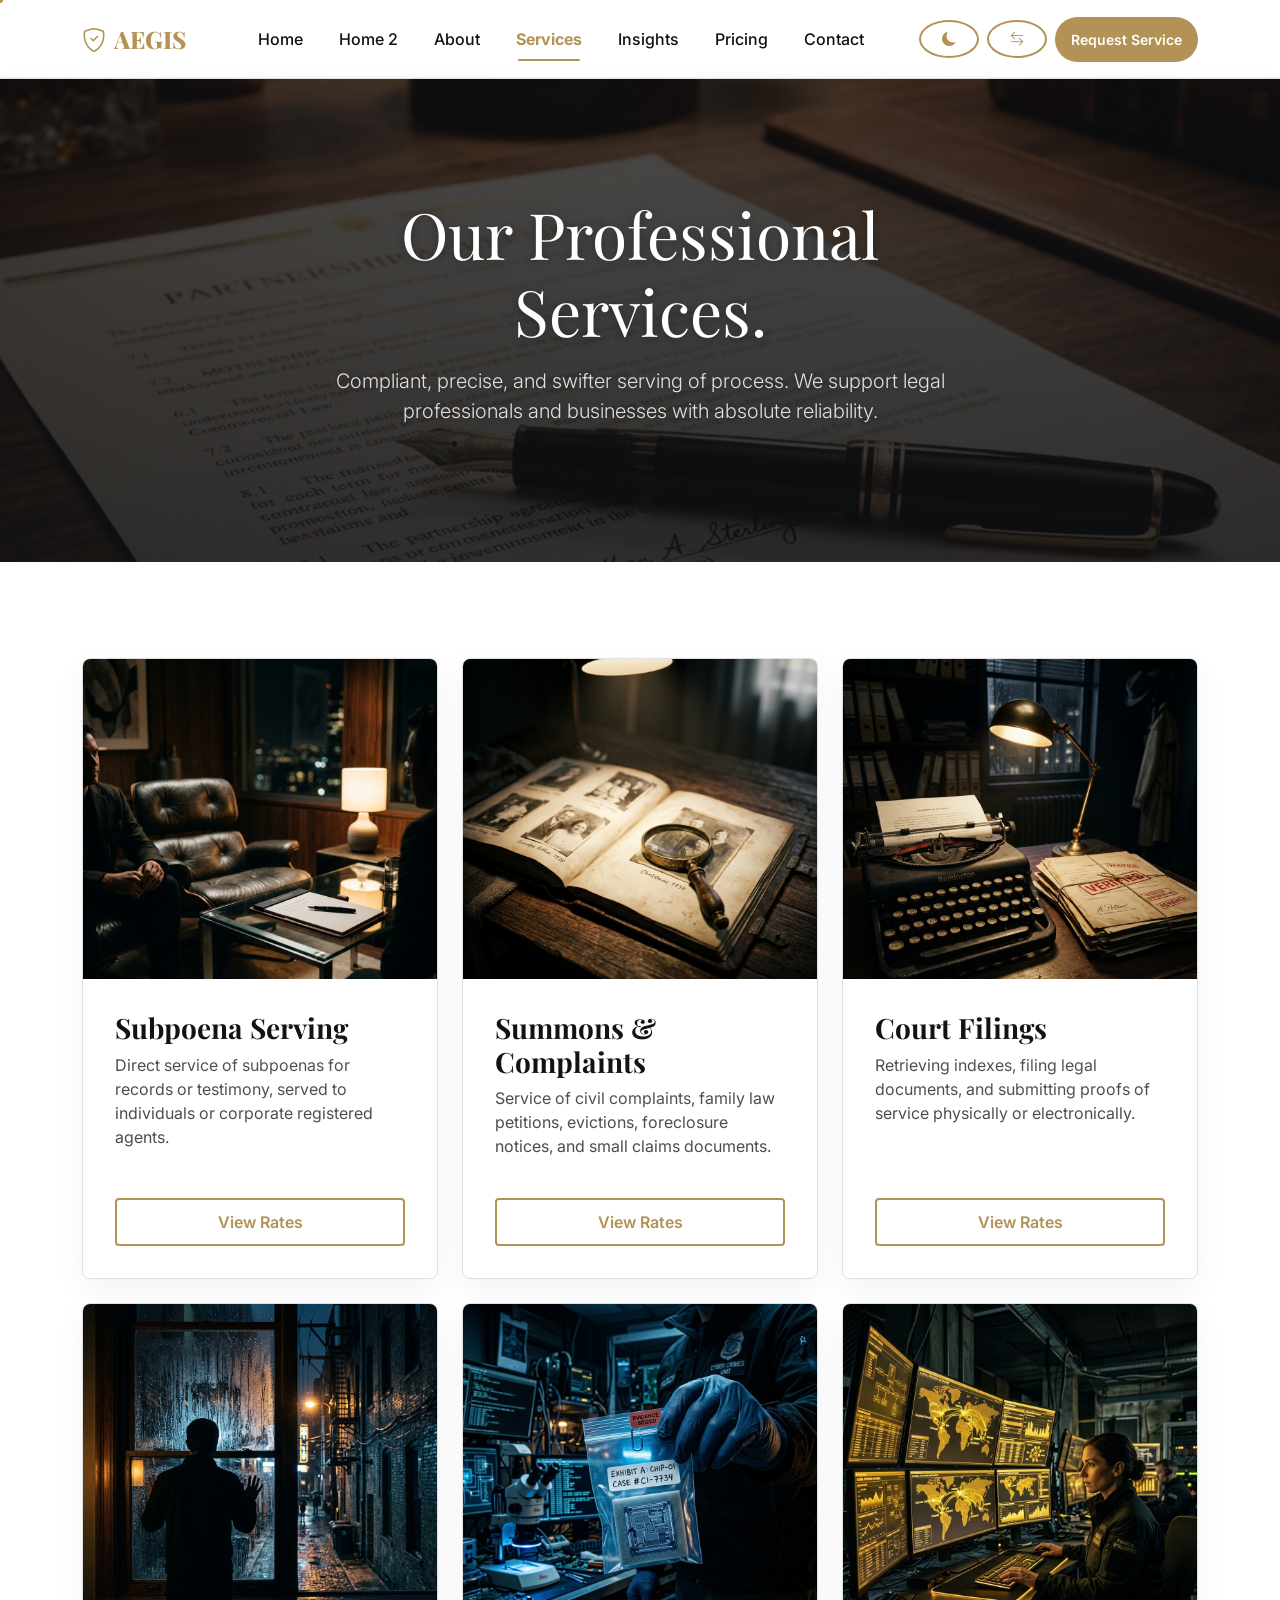
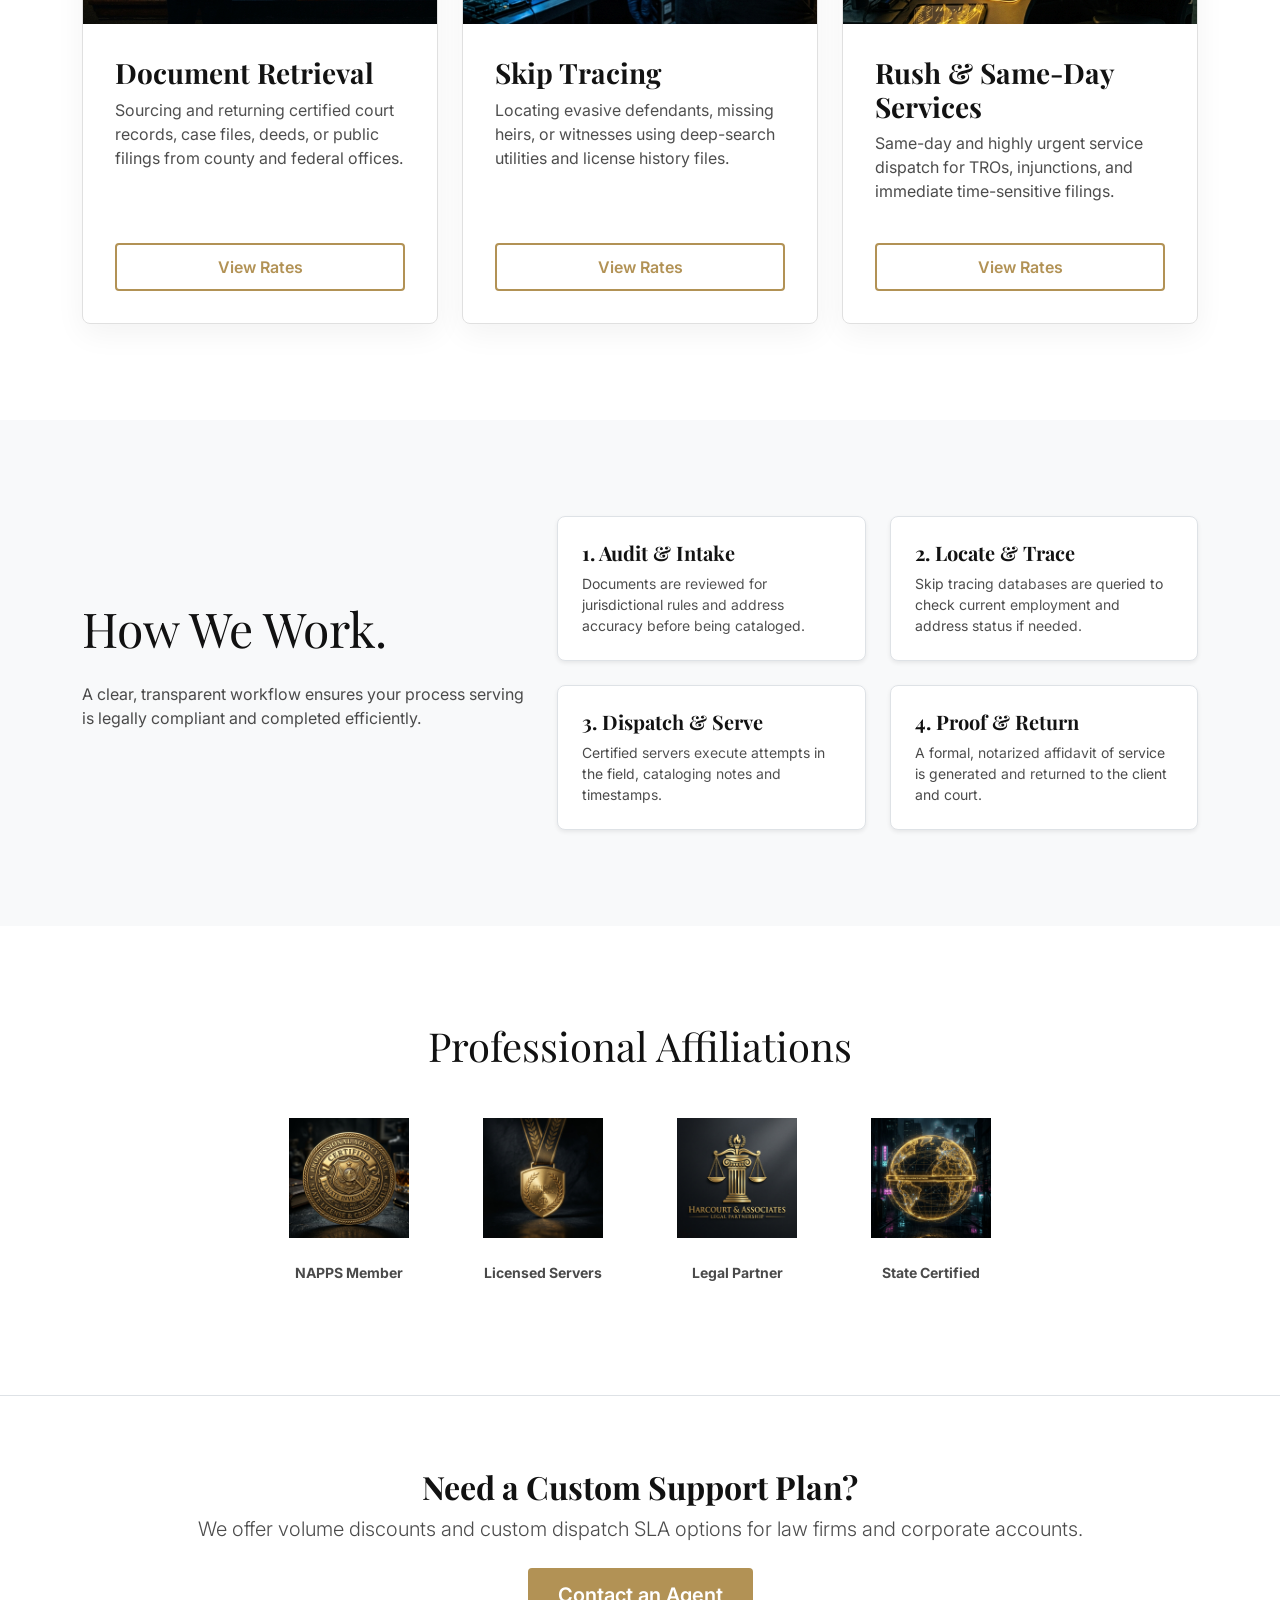
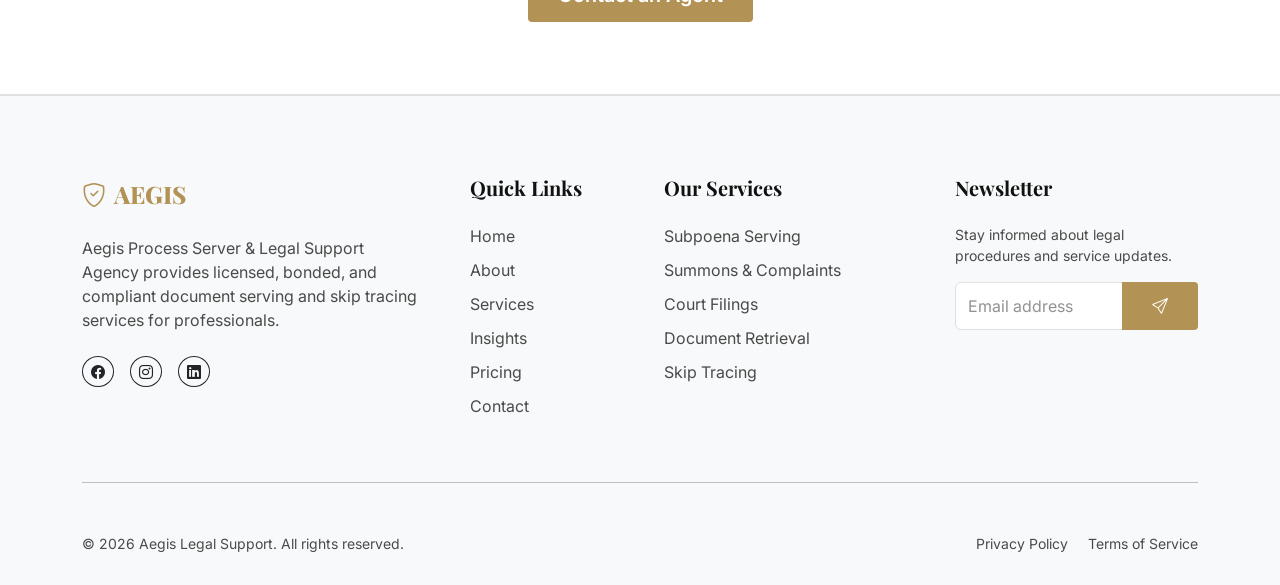
<file: services.html>
<!DOCTYPE html>
<html lang="en">
<head>
    <meta charset="UTF-8">
    <meta name="viewport" content="width=device-width, initial-scale=1.0">
    <title>Services | Aegis Process Serving & Legal Support</title>
    <link href="https://cdn.jsdelivr.net/npm/bootstrap@5.3.0/dist/css/bootstrap.min.css" rel="stylesheet">
    <link rel="stylesheet" href="https://cdn.jsdelivr.net/npm/bootstrap-icons@1.10.5/font/bootstrap-icons.css">
    <link href="https://fonts.googleapis.com/css2?family=Inter:wght@400;500;600;700&family=Playfair+Display:wght@700;800&display=swap" rel="stylesheet">
    <link class="favicon" rel="icon" type="image/svg+xml" href="assets/images/favicon.svg">
    <link rel="stylesheet" href="assets/css/style.css">
</head>
<body>

    <!-- Navbar -->
    <nav class="navbar navbar-expand-lg fixed-top">
        <div class="container">
            <a class="navbar-brand" href="index.html">
                <i class="bi bi-shield-check me-2"></i>AEGIS
            </a>
            <button class="navbar-toggler" type="button" data-bs-toggle="collapse" data-bs-target="#navbarNav">
                <span class="navbar-toggler-icon"></span>
            </button>
            <div class="collapse navbar-collapse" id="navbarNav">
                <ul class="navbar-nav mx-auto">
                    <li class="nav-item"><a class="nav-link" href="index.html">Home</a></li>
                    <li class="nav-item"><a class="nav-link" href="home-2.html">Home 2</a></li>
                    <li class="nav-item"><a class="nav-link" href="about.html">About</a></li>
                    <li class="nav-item"><a class="nav-link active" href="services.html">Services</a></li>
                    <li class="nav-item"><a class="nav-link" href="blog.html">Insights</a></li>
                    <li class="nav-item"><a class="nav-link" href="pricing.html">Pricing</a></li>
                    <li class="nav-item"><a class="nav-link" href="contact.html">Contact</a></li>
                </ul>
                <div class="d-flex align-items-center gap-2 mt-3 mt-lg-0">
                    <button class="btn btn-sm btn-outline-premium rounded-circle" id="dark-mode-toggle" title="Toggle Theme" style="width: 38px; height: 38px; display: flex; align-items: center; justify-content: center;">
                        <i class="bi bi-moon-fill"></i>
                    </button>
                    <button class="btn btn-sm btn-outline-premium rounded-circle" id="rtl-toggle" title="Toggle RTL/LTR" style="width: 38px; height: 38px; display: flex; align-items: center; justify-content: center;"><i class="bi bi-arrow-left-right"></i></button>
                    <a href="contact.html" class="btn btn-sm btn-premium rounded-pill px-3">Request Service</a>
                </div>
            </div>
        </div>
    </nav>

    <!-- Page Header -->
    <section class="premium-page-header text-center" style="background-image: url('assets/images/services-header.png');">
        <div class="premium-page-header-overlay"></div>
        <div class="container">
            <div class="row justify-content-center">
                <div class="col-lg-8" data-aos="fade-up">
                    <h1 class="display-3 mb-3">Our Professional Services.</h1>
                    <p class="lead mx-auto" style="max-width: 700px;">Compliant, precise, and swifter serving of process. We support legal professionals and businesses with absolute reliability.</p>
                </div>
            </div>
        </div>
    </section>

    <!-- 1. Services Grid (6 cards) -->
    <section class="py-5">
        <div class="container py-lg-5">
            <div class="row g-4">
                <!-- Service 1 -->
                <div class="col-md-6 col-lg-4" data-aos="fade-up">
                    <div class="custom-card">
                        <div class="card-img-wrapper">
                            <img src="assets/images/service-consult-alt.png" alt="Subpoena Serving">
                        </div>
                        <div class="card-body">
                            <h3>Subpoena Serving</h3>
                            <p class="text-muted">Direct service of subpoenas for records or testimony, served to individuals or corporate registered agents.</p>
                            <div class="card-footer-btn">
                                <a href="pricing.html" class="btn btn-outline-premium w-100">View Rates</a>
                            </div>
                        </div>
                    </div>
                </div>
                <!-- Service 2 -->
                <div class="col-md-6 col-lg-4" data-aos="fade-up" data-aos-delay="100">
                    <div class="custom-card">
                        <div class="card-img-wrapper">
                            <img src="assets/images/service-family-alt.png" alt="Summons & Complaints">
                        </div>
                        <div class="card-body">
                            <h3>Summons & Complaints</h3>
                            <p class="text-muted">Service of civil complaints, family law petitions, evictions, foreclosure notices, and small claims documents.</p>
                            <div class="card-footer-btn">
                                <a href="pricing.html" class="btn btn-outline-premium w-100">View Rates</a>
                            </div>
                        </div>
                    </div>
                </div>
                <!-- Service 3 -->
                <div class="col-md-6 col-lg-4" data-aos="fade-up" data-aos-delay="200">
                    <div class="custom-card">
                        <div class="card-img-wrapper">
                            <img src="assets/images/service-bg-alt.png" alt="Court Filings">
                        </div>
                        <div class="card-body">
                            <h3>Court Filings</h3>
                            <p class="text-muted">Retrieving indexes, filing legal documents, and submitting proofs of service physically or electronically.</p>
                            <div class="card-footer-btn">
                                <a href="pricing.html" class="btn btn-outline-premium w-100">View Rates</a>
                            </div>
                        </div>
                    </div>
                </div>
                <!-- Service 4 -->
                <div class="col-md-6 col-lg-4" data-aos="fade-up">
                    <div class="custom-card">
                        <div class="card-img-wrapper">
                            <img src="assets/images/service-missing-alt.png" alt="Document Retrieval">
                        </div>
                        <div class="card-body">
                            <h3>Document Retrieval</h3>
                            <p class="text-muted">Sourcing and returning certified court records, case files, deeds, or public filings from county and federal offices.</p>
                            <div class="card-footer-btn">
                                <a href="pricing.html" class="btn btn-outline-premium w-100">View Rates</a>
                            </div>
                        </div>
                    </div>
                </div>
                <!-- Service 5 -->
                <div class="col-md-6 col-lg-4" data-aos="fade-up" data-aos-delay="100">
                    <div class="custom-card">
                        <div class="card-img-wrapper">
                            <img src="assets/images/service-ev-alt.png" alt="Skip Tracing">
                        </div>
                        <div class="card-body">
                            <h3>Skip Tracing</h3>
                            <p class="text-muted">Locating evasive defendants, missing heirs, or witnesses using deep-search utilities and license history files.</p>
                            <div class="card-footer-btn">
                                <a href="pricing.html" class="btn btn-outline-premium w-100">View Rates</a>
                            </div>
                        </div>
                    </div>
                </div>
                <!-- Service 6 -->
                <div class="col-md-6 col-lg-4" data-aos="fade-up" data-aos-delay="200">
                    <div class="custom-card">
                        <div class="card-img-wrapper">
                            <img src="assets/images/service-asset-alt.png" alt="Rush & Urgent Serve">
                        </div>
                        <div class="card-body">
                            <h3>Rush & Same-Day Services</h3>
                            <p class="text-muted">Same-day and highly urgent service dispatch for TROs, injunctions, and immediate time-sensitive filings.</p>
                            <div class="card-footer-btn">
                                <a href="pricing.html" class="btn btn-outline-premium w-100">View Rates</a>
                            </div>
                        </div>
                    </div>
                </div>
            </div>
        </div>
    </section>

    <!-- 2. Methodology -->
    <section class="py-5" style="background-color: var(--section-bg);">
        <div class="container py-lg-5">
            <div class="row align-items-center">
                <div class="col-lg-5 text-center text-lg-start">
                    <h2 class="display-5 mb-4">How We Work.</h2>
                    <p class="text-muted">A clear, transparent workflow ensures your process serving is legally compliant and completed efficiently.</p>
                </div>
                <div class="col-lg-7">
                    <div class="row g-4">
                        <div class="col-sm-6">
                            <div class="p-4 bg-white border rounded-3 h-100 shadow-sm dark-card text-center text-lg-start">
                                <h5>1. Audit & Intake</h5>
                                <p class="small text-muted mb-0">Documents are reviewed for jurisdictional rules and address accuracy before being cataloged.</p>
                            </div>
                        </div>
                        <div class="col-sm-6">
                            <div class="p-4 bg-white border rounded-3 h-100 shadow-sm dark-card text-center text-lg-start">
                                <h5>2. Locate & Trace</h5>
                                <p class="small text-muted mb-0">Skip tracing databases are queried to check current employment and address status if needed.</p>
                            </div>
                        </div>
                        <div class="col-sm-6">
                            <div class="p-4 bg-white border rounded-3 h-100 shadow-sm dark-card text-center text-lg-start">
                                <h5>3. Dispatch & Serve</h5>
                                <p class="small text-muted mb-0">Certified servers execute attempts in the field, cataloging notes and timestamps.</p>
                            </div>
                        </div>
                        <div class="col-sm-6">
                            <div class="p-4 bg-white border rounded-3 h-100 shadow-sm dark-card text-center text-lg-start">
                                <h5>4. Proof & Return</h5>
                                <p class="small text-muted mb-0">A formal, notarized affidavit of service is generated and returned to the client and court.</p>
                            </div>
                        </div>
                    </div>
                </div>
            </div>
        </div>
    </section>

    <!-- 3. Industry Standards -->
    <section class="py-5">
        <div class="container py-lg-5 text-center">
            <h2 class="display-6 mb-5">Professional Affiliations</h2>
            <div class="row g-5 align-items-center justify-content-center">
                <div class="col-4 col-md-3 col-lg-2">
                    <img src="assets/images/affil-1.png" alt="NAPPS Member" class="img-fluid mb-4" style="height: 120px; object-fit: contain;">
                    <p class="small text-muted fw-bold">NAPPS Member</p>
                </div>
                <div class="col-4 col-md-3 col-lg-2">
                    <img src="assets/images/affil-2.png" alt="Licensed Process Servers" class="img-fluid mb-4" style="height: 120px; object-fit: contain;">
                    <p class="small text-muted fw-bold">Licensed Servers</p>
                </div>
                <div class="col-4 col-md-3 col-lg-2">
                    <img src="assets/images/affil-3.png" alt="ABA Legal Partner" class="img-fluid mb-4" style="height: 120px; object-fit: contain;">
                    <p class="small text-muted fw-bold">Legal Partner</p>
                </div>
                <div class="col-4 col-md-3 col-lg-2">
                    <img src="assets/images/affil-4.png" alt="State Associations" class="img-fluid mb-4" style="height: 120px; object-fit: contain;">
                    <p class="small text-muted fw-bold">State Certified</p>
                </div>
            </div>
        </div>
    </section>

    <!-- 4. CTA -->
    <section class="py-5 theme-highlight-block text-center border-0 border-top border-bottom">
        <div class="container py-4">
            <h2>Need a Custom Support Plan?</h2>
            <p class="lead opacity-75 mb-4">We offer volume discounts and custom dispatch SLA options for law firms and corporate accounts.</p>
            <a href="contact.html" class="btn btn-premium btn-lg">Contact an Agent</a>
        </div>
    </section>

    <!-- Footer -->
    <footer class="footer">
        <div class="container">
            <div class="row g-5">
                <div class="col-lg-4">
                    <a class="navbar-brand d-block mb-4" href="index.html" id="footer-logo">
                        <i class="bi bi-shield-check me-2"></i>AEGIS
                    </a>
                    <p class="text-muted mb-4">Aegis Process Server & Legal Support Agency provides licensed, bonded, and compliant document serving and skip tracing services for professionals.</p>
                    <div class="d-flex gap-3">
                        <a href="#" class="btn btn-outline-dark btn-sm rounded-circle"><i class="bi bi-facebook"></i></a>
                        <a href="#" class="btn btn-outline-dark btn-sm rounded-circle"><i class="bi bi-instagram"></i></a>
                        <a href="#" class="btn btn-outline-dark btn-sm rounded-circle"><i class="bi bi-linkedin"></i></a>
                    </div>
                </div>
                <div class="col-md-4 col-lg-2">
                    <h5 class="mb-4">Quick Links</h5>
                    <ul class="list-unstyled">
                        <li><a href="index.html" class="footer-link">Home</a></li>
                        <li><a href="about.html" class="footer-link">About</a></li>
                        <li><a href="services.html" class="footer-link">Services</a></li>
                        <li><a href="blog.html" class="footer-link">Insights</a></li>
                        <li><a href="pricing.html" class="footer-link">Pricing</a></li>
                        <li><a href="contact.html" class="footer-link">Contact</a></li>
                    </ul>
                </div>
                <div class="col-md-4 col-lg-3">
                    <h5 class="mb-4">Our Services</h5>
                    <ul class="list-unstyled">
                        <li><a href="services.html" class="footer-link">Subpoena Serving</a></li>
                        <li><a href="services.html" class="footer-link">Summons & Complaints</a></li>
                        <li><a href="services.html" class="footer-link">Court Filings</a></li>
                        <li><a href="services.html" class="footer-link">Document Retrieval</a></li>
                        <li><a href="services.html" class="footer-link">Skip Tracing</a></li>
                    </ul>
                </div>
                <div class="col-md-4 col-lg-3">
                    <h5 class="mb-4">Newsletter</h5>
                    <p class="text-muted small">Stay informed about legal procedures and service updates.</p>
                    <div class="input-group mb-3">
                        <input type="text" class="form-control" placeholder="Email address">
                        <button class="btn btn-premium" type="button"><i class="bi bi-send"></i></button>
                    </div>
                </div>
            </div>
            <hr class="my-5 opacity-10">
            <div class="row align-items-center">
                <div class="col-md-6 text-center text-md-start">
                    <p class="text-muted small mb-0">&copy; 2026 Aegis Legal Support. All rights reserved.</p>
                </div>
                <div class="col-md-6 text-center text-md-end mt-3 mt-md-0">
                    <a href="#" class="text-muted small me-3">Privacy Policy</a>
                    <a href="#" class="text-muted small">Terms of Service</a>
                </div>
            </div>
        </div>
    </footer>

    <script src="https://cdn.jsdelivr.net/npm/bootstrap@5.3.0/dist/js/bootstrap.bundle.min.js"></script>
    <script src="assets/js/main.js"></script>
</body>
</html>
</file>
<file: assets/css/style.css>
/* 
 * Aegis Investigations - Premium UI Design System
 * Focus: Noir, Trust, Discreet, Human-centric
 */

:root {
    /* Colors - Light Mode */
    --primary-color: #1a1a1a;
    --secondary-color: #b29255; /* Muted Gold/Amber */
    --accent-color: #2c3e50;
    --bg-color: #ffffff;
    --section-bg: #f8f9fa;
    --text-color: #111111;
    --text-muted: #4a4a4a;
    --card-bg: #ffffff;
    --border-color: #e0e0e0;
    --nav-bg: rgba(255, 255, 255, 0.95);
    
    /* Typography */
    --font-heading: 'Playfair Display', serif;
    --font-body: 'Inter', sans-serif;
    
    /* Spacing */
    --section-padding: 100px 0;
    --card-shadow: 0 10px 30px rgba(0,0,0,0.05);
    --transition: all 0.3s ease;
}

[data-theme="dark"] {
    --primary-color: #ffffff;
    --secondary-color: #dfc385;
    --accent-color: #bdc3c7;
    --bg-color: #0f1012;
    --section-bg: #16171a;
    --text-color: #f0f0f0;
    --text-muted: #b0b0b0;
    --card-bg: #1e2024;
    --border-color: #2d3035;
    --nav-bg: rgba(15, 16, 18, 0.95);
    --card-shadow: 0 10px 30px rgba(0,0,0,0.3);
}

/* Global Styles */
html, body {
    overflow-x: hidden;
    width: 100%;
}

body {
    font-family: var(--font-body);
    background-color: var(--bg-color);
    color: var(--text-color);
    padding-top: 76px; /* Space for fixed navbar */
    transition: background-color 0.3s ease, color 0.3s ease;
}

body.dashboard-page {
    padding-top: 0 !important;
}

.text-muted, .text-secondary {
    color: var(--text-muted) !important;
}

[data-theme="dark"] .btn-outline-dark {
    color: #fff !important;
    border-color: rgba(255, 255, 255, 0.3) !important;
}

[data-theme="dark"] .btn-outline-dark:hover {
    border-color: var(--secondary-color) !important;
    background-color: var(--secondary-color) !important;
}

h1, h2, h3, h4, h5, h6, .display-font {
    font-family: var(--font-heading);
    font-weight: 700;
    color: var(--text-color);
}

a { text-decoration: none; transition: var(--transition); }

section {
    overflow-x: hidden;
}

/* RTL Support */
[dir="rtl"] {
    text-align: right;
}

/* Navbar */
.navbar {
    background-color: var(--nav-bg);
    backdrop-filter: blur(10px);
    border-bottom: 1px solid var(--border-color);
    padding: 1rem 0;
    transition: var(--transition);
    position: fixed !important;
    top: 0;
    left: 0;
    right: 0;
    width: 100%;
    z-index: 1030;
}

.navbar.sticky-top {
    box-shadow: 0 2px 10px rgba(0,0,0,0.1);
}

.nav-link {
    color: var(--text-color) !important;
    font-weight: 500;
    margin: 0 10px;
}

.nav-link:hover, .nav-link.active {
    color: var(--secondary-color) !important;
}

.nav-link.active {
    position: relative;
    font-weight: 700;
}

.nav-link.active::after {
    content: '';
    position: absolute;
    bottom: -2px;
    left: 10px;
    right: 10px;
    height: 2px;
    background-color: var(--secondary-color);
    border-radius: 2px;
}

.navbar-brand, 
.navbar-brand i,
footer .navbar-brand,
footer .navbar-brand i {
    font-family: var(--font-heading) !important;
    font-weight: 800 !important;
    font-size: 1.5rem !important;
    color: var(--secondary-color) !important;
}

.navbar-toggler {
    border: none;
    padding: 0;
}

.navbar-toggler:focus {
    box-shadow: none;
}

[data-theme="dark"] .navbar-toggler-icon {
    filter: invert(1) brightness(1.5);
}

/* Buttons */
.btn-premium {
    background-color: var(--secondary-color);
    color: #fff;
    padding: 12px 30px;
    border-radius: 4px;
    font-weight: 600;
    border: none;
    transition: var(--transition);
}

.btn-premium:hover {
    background-color: #b38f4d;
    transform: translateY(-2px);
    box-shadow: 0 5px 15px rgba(178, 146, 85, 0.3);
}

.btn-outline-premium {
    border: 2px solid var(--secondary-color);
    color: var(--secondary-color);
    padding: 10px 28px;
    border-radius: 4px;
    font-weight: 600;
    transition: var(--transition);
}

.btn-outline-premium:hover {
    background-color: var(--secondary-color);
    color: #fff;
    text-decoration: none !important;
}

.btn:hover {
    text-decoration: none !important;
}

/* Hero Section */
.hero-section {
    position: relative;
    height: calc(100vh - 76px);
    min-height: 600px;
    display: flex;
    align-items: center;
    background-size: cover;
    background-position: center;
    background-attachment: fixed;
    overflow: hidden !important;
}

.hero-overlay {
    position: absolute;
    inset: 0; width: 100%; height: 100%;
    background: radial-gradient(circle, rgba(0,0,0,0.4) 0%, rgba(0,0,0,0.8) 100%);
}

.hero-content {
    position: relative;
    z-index: 2;
}

/* Home 1 Hero (Dark Overlay Context) */
.hero-content h1, 
.hero-content p {
    color: #ffffff !important;
}

/* Home 2 Hero (Theme-Aware Context) */
.home-2 .hero-content h1, 
.home-2 .hero-content p {
    color: var(--text-color) !important;
}

.hero-page-header {
    background-color: var(--section-bg);
    min-height: 400px;
    display: flex;
    align-items: center;
    position: relative;
    padding: 100px 0;
}

.hero-page-header .hero-content,
.hero-page-header .hero-content h1, 
.hero-page-header .hero-content p {
    color: var(--text-color) !important;
}

/* Cards */
.custom-card {
    background-color: var(--card-bg);
    border: 1px solid var(--border-color);
    border-radius: 8px;
    overflow: hidden;
    height: 100%;
    display: flex;
    flex-direction: column;
    transition: var(--transition);
    box-shadow: var(--card-shadow);
}

.custom-card:hover {
    transform: translateY(-10px);
    border-color: var(--secondary-color);
    box-shadow: 0 15px 40px rgba(178, 146, 85, 0.15);
}

.card-img-wrapper {
    height: 320px;
    overflow: hidden;
}

.card-img-wrapper img {
    width: 100%;
    height: 100%;
    object-fit: cover;
    object-position: top;
}

.card-body {
    padding: 2rem;
    display: flex;
    flex-direction: column;
    flex-grow: 1;
}

.card-footer-btn {
    margin-top: auto;
    padding-top: 1.5rem;
}

/* Footer */
footer {
    background-color: var(--section-bg);
    padding: 80px 0 30px;
    border-top: 1px solid var(--border-color);
}

.footer-link {
    color: var(--text-muted);
    display: block;
    margin-bottom: 10px;
}

.footer-link:hover {
    color: var(--secondary-color);
    padding-inline-start: 5px;
}

/* Responsive Fixes & Navigation Collapse */
@media (max-width: 1024px) {
    .navbar-expand-lg > .container {
        justify-content: space-between !important;
        flex-wrap: wrap !important;
    }

    .navbar-expand-lg .navbar-toggler {
        display: block !important;
    }
    
    .navbar-expand-lg .navbar-collapse {
        display: none !important;
        flex-basis: 100% !important;
        background-color: var(--card-bg) !important;
        margin-top: 0.5rem !important;
        padding: 1rem !important;
        border-radius: 12px !important;
        box-shadow: var(--card-shadow) !important;
        width: 100% !important;
        border: 1px solid var(--border-color) !important;
        text-align: center !important;
        max-height: 80vh !important;
        overflow-y: auto !important;
    }

    .navbar-expand-lg .navbar-collapse.show {
        display: block !important;
    }

    .navbar-nav {
        flex-direction: column !important;
        gap: 0 !important;
        margin-bottom: 0.8rem !important;
    }

    .navbar .d-flex.align-items-center.gap-2 {
        flex-direction: row !important;
        flex-wrap: wrap !important;
        justify-content: center !important;
        gap: 20px !important;
        width: 100% !important;
        padding-top: 15px !important;
        border-top: 1px solid var(--border-color) !important;
    }

    .navbar .d-flex.align-items-center.gap-2 > * {
        width: auto !important;
    }

    .nav-link {
        padding: 5px 0 !important;
        margin: 2px 0 !important;
        font-size: 0.95rem !important;
    }

    .nav-link.active::after {
        display: none !important;
    }

    .hero-section { 
        height: auto !important; 
        padding: 100px 0 !important; 
    }
}

@media (max-width: 576px) {
    .hero-section h1 { font-size: 2.5rem; }
    .hero-content .btn { width: 100%; margin-bottom: 5px; }
}

/* Dashboard Styles */
.dashboard-wrapper {
    display: flex;
    height: 100vh;
    overflow: hidden;
}

.dashboard-sidebar {
    width: 280px;
    min-width: 280px;       /* Prevents sidebar from shrinking below its set width */
    flex-shrink: 0;         /* Prevents compression when content area needs more space */
    background-color: #1a1a1a;
    color: #fff;
    padding: 2rem;
    display: flex;
    flex-direction: column;
    height: 100%;
    overflow-y: auto;
    transition: var(--transition);
}

.dashboard-content {
    flex-grow: 1;
    background-color: var(--section-bg);
    overflow-y: auto;
    position: relative;
    padding: 0; /* Remove default padding for top-bar */
}

.dashboard-top-bar {
    background-color: var(--nav-bg);
    backdrop-filter: blur(10px);
    border-bottom: 1px solid var(--border-color);
    padding: 1rem 2rem;
    z-index: 100;
}

@media (max-width: 991px) {
    .dashboard-top-bar {
        padding: 0.8rem 1rem;
        width: 100%;
        position: sticky;
        top: 0;
        margin: 0 !important;
    }
    
    .dashboard-content {
        padding: 0 !important;
    }

    .dashboard-inner-content {
        padding: 1.5rem 1rem !important;
    }
}

.dashboard-inner-content {
    padding: 2rem;
}

.sidebar-link {
    color: rgba(255,255,255,0.6);
    padding: 12px 15px;
    display: flex;
    align-items: center;
    text-decoration: none;
    border-radius: 8px;
    margin-bottom: 5px;
    transition: var(--transition);
}

.sidebar-link i { font-size: 1.2rem; margin-inline-end: 15px; }

.sidebar-link:hover, .sidebar-link.active {
    background-color: rgba(255,255,255,0.1);
    color: var(--secondary-color);
}

.dashboard-tab-content {
    display: none;
    animation: fadeIn 0.3s ease-in-out;
}

.dashboard-tab-content.active {
    display: block;
}

@keyframes fadeIn {
    from { opacity: 0; transform: translateY(10px); }
    to { opacity: 1; transform: translateY(0); }
}

.transparent-table {
    border-collapse: separate;
    border-spacing: 0 10px;
}

.transparent-table tr {
    background-color: var(--card-bg) !important;
    border-radius: 8px;
    box-shadow: var(--card-shadow);
    color: var(--text-color) !important;
}

.transparent-table thead {
    background-color: var(--section-bg) !important;
}

.transparent-table thead th {
    background-color: transparent !important;
    color: var(--text-color) !important;
    border: none !important;
    padding: 15px !important;
    text-transform: uppercase;
    font-size: 0.75rem;
    letter-spacing: 1px;
}

.transparent-table td {
    background-color: transparent !important;
    border: none !important;
    padding: 18px 15px !important;
    color: var(--text-color) !important;
}

/* Status Badge Utility */
.badge-status {
    background-color: rgba(178, 146, 85, 0.1) !important;
    border: 1px solid var(--secondary-color) !important;
    color: var(--secondary-color) !important;
    font-weight: 600;
}

[data-theme="dark"] .badge-status {
    background-color: rgba(178, 146, 85, 0.15) !important;
}

.bg-light-card {
    background-color: var(--section-bg) !important;
}

.dark-card {
    background-color: var(--card-bg) !important;
}

.case-card {
    background: #fff;
    border-radius: 12px;
    padding: 1.5rem;
    border: 1px solid var(--border-color);
    transition: var(--transition);
}

.case-card:hover {
    border-color: var(--secondary-color);
    transform: scale(1.02);
}

[data-theme="dark"] .case-card {
    background: var(--card-bg);
}

@media (max-width: 991px) {
    .dashboard-sidebar {
        position: fixed;
        inset-inline-start: -280px;
        z-index: 1000;
        height: 100vh;
    }
    .dashboard-sidebar.active {
        inset-inline-start: 0;
    }
}

/* Dashboard Mobile Optimization */
@media (max-width: 768px) {
    .dashboard-content {
        padding: 0 !important; /* Fixed: Header must be full width */
    }

    .case-card {
        padding: 1.25rem !important;
        margin-bottom: 2rem !important;
    }

    /* Ongoing Section: Stack Header & Action */
    .case-card .d-flex.justify-content-between.align-items-start {
        flex-direction: column !important;
        align-items: stretch !important;
        gap: 1.5rem !important;
    }

    .case-card .btn-premium {
        width: 100% !important;
        padding: 12px !important;
        order: 10;
        display: flex;
        justify-content: center;
    }

    /* Precise adjustment for the 4 stat cards in mobile 2x2 grid */
    .case-card .row.g-3 {
        margin-left: -5px !important;
        margin-right: -5px !important;
    }
    .case-card .row.g-3 > [class*="col-"] {
        padding-left: 5px !important;
        padding-right: 5px !important;
    }

    /* Evidence Feed: Stack content and time */
    .list-group-item {
        padding: 1.5rem 0 !important;
    }

    .list-group-item .d-flex.gap-3 {
        flex-direction: column !important;
        gap: 15px !important;
    }

    .list-group-item .ms-auto.small.text-muted {
        margin-left: 0 !important;
        background-color: var(--section-bg);
        padding: 5px 12px;
        border-radius: 6px;
        font-size: 0.7rem !important;
        display: inline-block;
        width: fit-content;
        border: 1px solid var(--border-color);
    }
}

.dark-card, .bg-light-card { 
    transition: var(--transition); 
    background-color: var(--card-bg);
    border: 1px solid var(--border-color);
} 

.dark-card:hover, .bg-light-card:hover { 
    border-color: var(--secondary-color) !important; 
    transform: translateY(-5px); 
}

/* Disable hover lift for panels that should stay static (e.g. message center) */
.dark-card.no-hover:hover,
.bg-light-card.no-hover:hover {
    transform: none !important;
    border-color: var(--border-color) !important;
}

/* Theme-Consistent Highlight Sections (CTA, Newsletter, Billing) */
.theme-highlight-block {
    background-color: var(--card-bg);
    color: var(--text-color);
    border: 1px solid var(--border-color);
    transition: var(--transition);
}

[data-theme="dark"] .theme-highlight-block {
    background-color: #1a1a1a;
    color: #ffffff;
}

/* Stats Section Theme */
.stats-section {
    background-color: var(--section-bg);
    color: var(--text-color);
}

[data-theme="dark"] .stats-section {
    background-color: #0a0a0a;
    color: #ffffff;
}

.btn-outline-dark.rounded-circle:hover { 
    background-color: var(--secondary-color) !important; 
    border-color: var(--secondary-color) !important; 
    color: white !important; 
} 

a:not(.navbar-brand):not(.btn):not(.nav-link):not(.sidebar-link):hover { 
    color: var(--secondary-color) !important; 
    text-decoration: underline !important; 
    transition: var(--transition); 
} 

[data-theme="dark"] .btn-outline-dark { 
    color: #fff; 
    border-color: #fff; 
}

/* Message Center Styles */
.chat-item-active {
    background-color: var(--card-bg) !important;
    border-inline-start: 4px solid var(--secondary-color) !important;
}

.chat-item-hover {
    cursor: pointer;
    transition: var(--transition);
    background-color: transparent;
}

.chat-item-hover:hover {
    background-color: rgba(178, 146, 85, 0.08) !important;
    transform: none !important; /* Essential: prevents overlapping neighbor cards */
}

/* Ensure timestamps don't bleed into borders */
.chat-item-active span, .chat-item-hover span {
    white-space: nowrap;
    margin-inline-start: 10px;
}

.bg-gold {
    background-color: var(--secondary-color) !important;
}

.badge-date {
    background-color: var(--section-bg) !important;
    color: var(--text-muted) !important;
    border: 1px solid var(--border-color) !important;
    padding: 6px 16px !important;
    border-radius: 50px !important;
    font-size: 0.7rem;
    font-weight: 500;
}

[data-theme="dark"] .btn-outline-dark:hover { 
    background-color: var(--secondary-color); 
    border-color: var(--secondary-color); 
    color: #fff; 
}


/* Mobile Navbar Layout Fix */
@media (max-width: 991px) {
    .navbar .d-flex.gap-2 {
        flex-wrap: wrap;
        width: 100%;
        justify-content: flex-start !important;
    }

    /* Group Dashboard, Theme, RTL on first row */
    .navbar .d-flex.gap-2 > *:not(.btn-premium) {
        margin-bottom: 5px;
    }

    /* Primary Login on next row */
    .navbar .btn-premium {
        width: 100% !important;
        margin-top: 10px;
        flex: 0 0 100%;
        text-align: center;
    }
}

/* Back to Top Button */
.back-to-top {
    position: fixed;
    bottom: 30px;
    right: 30px;
    width: 45px;
    height: 45px;
    background-color: var(--secondary-color);
    color: #ffffff;
    border-radius: 50%;
    display: flex;
    align-items: center;
    justify-content: center;
    text-decoration: none !important;
    font-size: 20px;
    z-index: 9999;
    cursor: pointer;
    opacity: 0;
    visibility: hidden;
    transition: var(--transition);
    box-shadow: 0 4px 15px rgba(0, 0, 0, 0.2);
    border: 2px solid transparent;
}

.back-to-top.show {
    opacity: 1;
    visibility: visible;
}

.back-to-top:hover {
    background-color: transparent;
    color: var(--secondary-color);
    border-color: var(--secondary-color);
    transform: translateY(-5px);
    box-shadow: 0 6px 20px rgba(178, 146, 85, 0.4);
}

[data-theme="dark"] .back-to-top {
    box-shadow: 0 4px 15px rgba(0, 0, 0, 0.5);
}

/* Password Toggle Styles */
.password-group {
    position: relative;
}

.password-toggle {
    background: transparent;
    border: none;
    padding: 0 15px;
    height: 100%;
    color: var(--text-muted);
    transition: var(--transition);
    z-index: 10;
}

.password-toggle:hover {
    color: var(--secondary-color);
}

.input-group-text-custom {
    background: transparent;
    border-inline-start: none;
    border-color: var(--border-color);
    color: var(--text-muted);
    cursor: pointer;
    transition: var(--transition);
}

.input-group-text-custom:hover {
    color: var(--secondary-color);
}

[data-theme="dark"] .input-group-text-custom {
    border-color: var(--border-color);
}

.form-control, .form-select {
    background-color: var(--card-bg) !important;
    border-color: var(--border-color) !important;
    color: var(--text-color) !important;
}

.form-control:focus, .form-select:focus {
    background-color: var(--card-bg) !important;
    color: var(--text-color) !important;
    border-color: var(--secondary-color) !important;
    box-shadow: 0 0 0 0.25rem rgba(178, 146, 85, 0.25) !important;
}

.form-control::placeholder {
    color: var(--text-muted) !important;
    opacity: 0.6;
}

.form-control.password-input {
    border-inline-end: none !important;
}

.form-control.password-input:focus {
    box-shadow: none;
    border-color: var(--secondary-color);
}

.form-control.password-input:focus + .input-group-text-custom {
    border-color: var(--secondary-color);
}

/* Hero Fills & Indicators */
.scroll-down-indicator {
    display: flex;
    flex-direction: column;
    align-items: center;
    gap: 15px;
    opacity: 0.6;
    transition: var(--transition);
}

.scroll-down-indicator:hover {
    opacity: 1;
}

.scroll-indicator-wrapper {
    position: absolute;
    bottom: 30px;
    left: 50%;
    transform: translateX(-50%);
    z-index: 5;
}

.scroll-text {
    font-size: 0.7rem;
    letter-spacing: 5px;
    font-weight: 700;
    color: #fff;
    text-transform: uppercase;
}

.mouse {
    width: 25px;
    height: 45px;
    border: 2px solid #fff;
    border-radius: 20px;
    position: relative;
}

.wheel {
    width: 4px;
    height: 8px;
    background: var(--secondary-color);
    border-radius: 2px;
    position: absolute;
    top: 10px;
    left: 50%;
    transform: translateX(-50%);
    animation: scroll-wheel 1.5s infinite;
}

@keyframes scroll-wheel {
    0% { top: 10px; opacity: 1; }
    100% { top: 25px; opacity: 0; }
}

.hero-content h1 {
    text-shadow: 0 10px 30px rgba(0,0,0,0.5);
}

/* Forensics Section Unique Layout */
.forensics-section {
    position: relative;
    padding: var(--section-padding);
    background-color: var(--bg-color);
    color: var(--text-color);
    overflow: hidden;
    transition: var(--transition);
}

[data-theme="dark"] .forensics-section {
    background: linear-gradient(135deg, #0f1012 0%, #1a1a1a 100%);
    color: #fff;
}

.forensics-section::before {
    content: '';
    position: absolute;
    top: 0; left: 0; width: 100%; height: 100%;
    background: url('assets/images/grid-pattern.png'); /* Subtle grid pattern if exists, else it will just be transparent */
    opacity: 0.05;
    pointer-events: none;
}

.forensics-grid {
    display: grid;
    grid-template-columns: repeat(12, 1fr);
    grid-gap: 30px;
    align-items: center;
}

.forensics-main-img {
    grid-column: 1 / 8;
    position: relative;
    border-radius: 20px;
    overflow: hidden;
    box-shadow: 0 20px 50px rgba(0,0,0,0.5);
}

.forensics-main-img img {
    width: 100%;
    height: 600px;
    object-fit: cover;
    filter: grayscale(0.5);
    transition: var(--transition);
}

.forensics-main-img:hover img {
    filter: grayscale(0);
    transform: scale(1.05);
}

.forensics-content {
    grid-column: 8 / 13;
    padding-inline-start: 40px;
}

.forensics-feature-list {
    margin-top: 40px;
}

.forensics-item {
    background: rgba(178, 146, 85, 0.03);
    border: 1px solid var(--border-color);
    padding: 20px;
    border-radius: 12px;
    margin-bottom: 20px;
    transition: var(--transition);
}

[data-theme="dark"] .forensics-item {
    background: rgba(255, 255, 255, 0.03);
    border: 1px solid rgba(255, 255, 255, 0.05);
}

.forensics-item:hover {
    background: rgba(178, 146, 85, 0.05);
    border-color: var(--secondary-color);
    transform: translateX(10px);
}

.forensics-item i {
    font-size: 24px;
    color: var(--secondary-color);
    margin-bottom: 15px;
    display: block;
}

@media (max-width: 991px) {
    .forensics-grid {
        display: block;
    }
    .forensics-main-img {
        margin-bottom: 40px;
    }
    .forensics-main-img img {
        height: 400px;
    }
}

.featured-blog-img {
    height: 480px;
    width: 100%;
    object-fit: cover;
}

/* Home 2 Unique Sections */
.quantum-forensics-section {
    background-color: var(--bg-color);
    position: relative;
    z-index: 1;
}

.forensics-image-container {
    padding: 2px;
}

.forensics-glow {
    position: absolute;
    top: 50%;
    left: 50%;
    width: 120%;
    height: 120%;
    background: radial-gradient(circle at center, rgba(178, 146, 85, 0.15) 0%, transparent 70%);
    transform: translate(-50%, -50%);
    z-index: 1;
    pointer-events: none;
}

.forensics-main-img {
    filter: brightness(0.9) contrast(1.1);
    transition: var(--transition);
    border: 1px solid rgba(255, 255, 255, 0.05);
}

.quantum-forensics-section:hover .forensics-main-img {
    filter: brightness(1.05) contrast(1.1);
    transform: scale(1.02);
}

.floating-data-card {
    position: absolute;
    bottom: 30px;
    left: -40px;
    background: rgba(15, 16, 18, 0.85);
    backdrop-filter: blur(20px);
    border: 1px solid var(--secondary-color);
    box-shadow: 0 25px 50px rgba(0,0,0,0.5);
    z-index: 10;
    animation: float 4s ease-in-out infinite;
}

.bg-gold-subtle {
    background-color: rgba(178, 146, 85, 0.1);
}

.icon-box-sm {
    width: 40px;
    height: 40px;
    display: flex;
    align-items: center;
    justify-content: center;
    font-size: 1.2rem;
    border: 1px solid rgba(178, 146, 85, 0.2);
}

@keyframes float {
    0%, 100% { transform: translateY(0); }
    50% { transform: translateY(-15px); }
}

.global-ops-section {
    background-image: linear-gradient(rgba(0,0,0,0.85), rgba(0,0,0,0.85)), url('../images/global-ops.png');
    background-size: cover;
    background-position: center;
    background-attachment: fixed;
    min-height: 500px;
}

.ops-card {
    background: rgba(255, 255, 255, 0.03);
    backdrop-filter: blur(15px);
    border: 1px solid rgba(255, 255, 255, 0.1);
    transition: var(--transition);
    cursor: default;
    color: #ffffff !important;
}

.ops-card h4, 
.ops-card p {
    color: #ffffff !important;
}

[data-theme="dark"] .ops-card {
    background: rgba(255, 255, 255, 0.03);
    border: 1px solid rgba(255, 255, 255, 0.1);
}

.ops-card:hover {
    background: rgba(178, 146, 85, 0.08);
    border-color: var(--secondary-color);
    transform: translateY(-10px);
}

.text-gold {
    color: var(--secondary-color) !important;
}

.dot-indicator {
    width: 10px;
    height: 10px;
    background-color: var(--secondary-color);
    border-radius: 50%;
    display: inline-block;
    box-shadow: 0 0 10px var(--secondary-color);
    animation: pulse-dot 2s infinite;
}

@keyframes pulse-dot {
    0% { transform: scale(1); opacity: 1; }
    50% { transform: scale(1.5); opacity: 0.5; }
    100% { transform: scale(1); opacity: 1; }
}

.tracking-wider {
    letter-spacing: 0.15em;
}

.archive-image-wrapper {
    transition: var(--transition);
}

.archive-image-wrapper:hover {
    transform: perspective(1000px) rotateY(-5deg);
    border-color: var(--secondary-color) !important;
}

.hover-lift {
    transition: var(--transition);
}

.hover-lift:hover {
    transform: translateY(-8px);
    border-color: var(--secondary-color) !important;
    box-shadow: 0 10px 30px rgba(0,0,0,0.1);
}

.social-icon-box {
    width: 45px;
    height: 45px;
    display: flex;
    align-items: center;
    justify-content: center;
    border-radius: 50%;
    background: var(--card-bg);
    border: 1px solid rgba(178, 146, 85, 0.2);
    color: var(--text-color);
    transition: all 0.3s cubic-bezier(0.4, 0, 0.2, 1);
    text-decoration: none;
    font-size: 1.2rem;
}

.social-icon-box:hover {
    background: var(--secondary-color);
    color: #000 !important;
    transform: translateY(-5px) scale(1.1);
    border-color: var(--secondary-color);
    box-shadow: 0 5px 15px rgba(178, 146, 85, 0.3);
}

.investment-resolution {
    position: relative;
    background-color: var(--bg-color);
}

.roi-icon-box {
    width: 60px;
    height: 60px;
    background: var(--section-bg);
    border: 1px solid rgba(178, 146, 85, 0.3);
    border-radius: 12px;
    display: flex;
    align-items: center;
    justify-content: center;
    font-size: 1.5rem;
    color: var(--secondary-color);
    flex-shrink: 0;
    transition: var(--transition);
}

.investment-resolution:hover .roi-icon-box {
    border-color: var(--secondary-color);
    transform: rotate(5deg);
}

.resolution-visual {
    padding: 20px;
}

.resolution-glow {
    position: absolute;
    top: 50%;
    left: 50%;
    transform: translate(-50%, -50%);
    width: 100%;
    height: 100%;
    background: radial-gradient(circle, rgba(178, 146, 85, 0.1) 0%, transparent 70%);
    filter: blur(40px);
}

.floating-badge {
    position: absolute;
    bottom: -30px;
    right: -30px;
    background: var(--card-bg);
    border: 1px solid var(--secondary-color);
    backdrop-filter: blur(10px);
    box-shadow: 0 20px 40px rgba(0,0,0,0.2);
    z-index: 3;
    animation: float 4s ease-in-out infinite;
}

/* ===== Interactive Rush Calculator Styles ===== */
.calc-card-option {
    border: 2px solid var(--border-color);
    border-radius: 12px;
    padding: 1.5rem;
    cursor: pointer;
    transition: var(--transition);
    background-color: var(--card-bg);
    text-align: center;
    position: relative;
    overflow: hidden;
    height: 100%;
}

.calc-card-option:hover {
    border-color: rgba(178, 146, 85, 0.5);
    transform: translateY(-3px);
}

.calc-card-option.active {
    border-color: var(--secondary-color) !important;
    background-color: rgba(178, 146, 85, 0.05) !important;
}

.calc-card-option.active::after {
    content: '\F272'; /* bi-check-circle-fill */
    font-family: 'bootstrap-icons';
    position: absolute;
    top: 10px;
    right: 12px;
    color: var(--secondary-color);
    font-size: 1.1rem;
}

.calc-result-box {
    background: linear-gradient(135deg, rgba(178, 146, 85, 0.08) 0%, rgba(178, 146, 85, 0.01) 100%);
    border: 1px solid rgba(178, 146, 85, 0.3);
    border-radius: 16px;
    padding: 2rem;
    text-align: center;
    position: sticky;
    top: 100px;
    transition: var(--transition);
}

.calc-price-display {
    font-family: var(--font-heading);
    font-weight: 800;
    color: var(--secondary-color);
    font-size: 3.5rem;
    line-height: 1;
    margin-bottom: 10px;
    transition: transform 0.2s ease-in-out;
}

.calc-price-display.price-changed {
    transform: scale(1.1);
}

/* ===== Secure Service Request Form & Upload Styles ===== */
.drag-drop-zone {
    border: 2px dashed var(--border-color);
    border-radius: 12px;
    padding: 2.5rem 1.5rem;
    text-align: center;
    background-color: rgba(0, 0, 0, 0.02);
    cursor: pointer;
    transition: var(--transition);
}

[data-theme="dark"] .drag-drop-zone {
    background-color: rgba(255, 255, 255, 0.01);
}

.drag-drop-zone:hover, .drag-drop-zone.dragover {
    border-color: var(--secondary-color);
    background-color: rgba(178, 146, 85, 0.03);
}

.drag-drop-icon {
    font-size: 3rem;
    color: var(--text-muted);
    margin-bottom: 15px;
    transition: var(--transition);
}

.drag-drop-zone:hover .drag-drop-icon {
    color: var(--secondary-color);
    transform: translateY(-5px);
}

.upload-progress-wrapper {
    margin-top: 20px;
}

.upload-progress-bar-bg {
    height: 6px;
    border-radius: 3px;
    background-color: var(--border-color);
    width: 100%;
    overflow: hidden;
}

.upload-progress-bar {
    height: 100%;
    background-color: var(--secondary-color);
    width: 0;
    transition: width 0.3s ease;
}

.uploaded-file-item {
    background-color: var(--section-bg);
    border: 1px solid var(--border-color);
    border-radius: 8px;
    padding: 10px 15px;
    margin-top: 10px;
    display: flex;
    align-items: center;
    justify-content: space-between;
    animation: slideUp 0.3s ease;
}

@keyframes slideUp {
    from { opacity: 0; transform: translateY(10px); }
    to { opacity: 1; transform: translateY(0); }
}

.uploaded-file-item .file-info {
    display: flex;
    align-items: center;
    gap: 10px;
    max-width: 80%;
}

.uploaded-file-item .file-name {
    font-weight: 500;
    font-size: 0.85rem;
    white-space: nowrap;
    overflow: hidden;
    text-overflow: ellipsis;
    color: var(--text-color);
}

.uploaded-file-item .file-size {
    font-size: 0.75rem;
    color: var(--text-muted);
}

.remove-file-btn {
    background: transparent;
    border: none;
    color: #dc3545;
    cursor: pointer;
    font-size: 1.1rem;
    transition: var(--transition);
}

.remove-file-btn:hover {
    transform: scale(1.1);
}

/* Legal Form Multi-step Progress Indicator */
.form-step-indicator {
    display: flex;
    justify-content: space-between;
    margin-bottom: 2rem;
    position: relative;
}

.form-step-indicator::before {
    content: '';
    position: absolute;
    top: 20px;
    left: 0;
    right: 0;
    height: 2px;
    background-color: var(--border-color);
    z-index: 1;
}

.form-step-dot {
    width: 40px;
    height: 40px;
    border-radius: 50%;
    background-color: var(--card-bg);
    border: 2px solid var(--border-color);
    display: flex;
    align-items: center;
    justify-content: center;
    font-weight: 600;
    z-index: 2;
    transition: var(--transition);
    color: var(--text-muted);
}

.form-step-dot.active {
    border-color: var(--secondary-color);
    color: var(--secondary-color);
    box-shadow: 0 0 10px rgba(178, 146, 85, 0.3);
}

.form-step-dot.completed {
    background-color: var(--secondary-color);
    border-color: var(--secondary-color);
    color: #ffffff;
}

.form-step-content {
    display: none;
}

.form-step-content.active {
    display: block;
    animation: fadeIn 0.3s ease-in-out;
}

/* ==========================================
 * Aegis 3D Effects & PREMIUM ANIMATIONS
 * ========================================== */

/* 1. Scroll Reveal base animations (IntersectionObserver-based) */
[data-aos] {
    opacity: 0;
    transition-property: opacity, transform;
    transition-duration: 0.8s;
    transition-timing-function: cubic-bezier(0.25, 0.46, 0.45, 0.94);
    will-change: transform, opacity;
}
[data-aos="fade-up"] {
    transform: translateY(40px);
}
[data-aos="fade-down"] {
    transform: translateY(-40px);
}
[data-aos="fade-left"] {
    transform: translateX(40px);
}
[data-aos="fade-right"] {
    transform: translateX(-40px);
}
[data-aos="zoom-in"] {
    transform: scale(0.92);
}
[data-aos].aos-animate {
    opacity: 1;
    transform: translateY(0) translateX(0) scale(1);
}

/* Delay classes for staggered animation */
[data-aos-delay="100"] { transition-delay: 100ms; }
[data-aos-delay="200"] { transition-delay: 200ms; }
[data-aos-delay="300"] { transition-delay: 300ms; }
[data-aos-delay="400"] { transition-delay: 400ms; }
[data-aos-delay="500"] { transition-delay: 500ms; }

/* 2. Interactive 3D Card Tilt Effects */
.custom-card, 
.dark-card, 
.light-card, 
.calc-card-option, 
.uploaded-file-item,
.method-visual-wrapper,
.hero-image-frame {
    transform-style: preserve-3d;
    perspective: 1000px;
    transition: transform 0.15s cubic-bezier(0.25, 0.46, 0.45, 0.94), 
                box-shadow 0.3s ease, 
                border-color 0.3s ease;
    position: relative;
}

.custom-card:hover, 
.dark-card:hover, 
.light-card:hover, 
.calc-card-option.active,
.hero-image-frame:hover {
    box-shadow: 0 20px 40px rgba(0, 0, 0, 0.15);
}

[data-theme="dark"] .custom-card:hover,
[data-theme="dark"] .dark-card:hover,
[data-theme="dark"] .light-card:hover {
    box-shadow: 0 20px 40px rgba(0, 0, 0, 0.4);
}

/* Shiny reflection overlay for 3D tilt */
.tilt-shine {
    position: absolute;
    top: 0; left: 0; right: 0; bottom: 0;
    background: radial-gradient(circle at var(--shine-x, 50%) var(--shine-y, 50%), rgba(255, 255, 255, 0.12) 0%, rgba(255, 255, 255, 0) 65%);
    pointer-events: none;
    z-index: 10;
    border-radius: inherit;
    mix-blend-mode: overlay;
    transition: opacity 0.3s ease;
}

[data-theme="dark"] .tilt-shine {
    background: radial-gradient(circle at var(--shine-x, 50%) var(--shine-y, 50%), rgba(255, 255, 255, 0.08) 0%, rgba(255, 255, 255, 0) 65%);
}

/* 3. Canvas Particles Background Overlay */
.particles-canvas {
    position: absolute;
    top: 0;
    left: 0;
    width: 100%;
    height: 100%;
    pointer-events: none;
    z-index: 1;
}

/* Ensure container elements are relative to support absolute canvas positioning */
.hero-section,
.forensics-section {
    position: relative;
    overflow: hidden;
}

.hero-section .container,
.forensics-section .container {
    position: relative;
    z-index: 2;
}

/* 4. Custom 3D Cursor Follower */
.custom-cursor-dot {
    width: 6px;
    height: 6px;
    background-color: var(--secondary-color);
    border-radius: 50%;
    position: fixed;
    top: 0;
    left: 0;
    transform: translate(-50%, -50%);
    pointer-events: none;
    z-index: 9999;
    transition: width 0.2s ease, height 0.2s ease, background-color 0.2s ease;
    display: none;
}

.custom-cursor-ring {
    width: 32px;
    height: 32px;
    border: 1.5px solid var(--secondary-color);
    border-radius: 50%;
    position: fixed;
    top: 0;
    left: 0;
    transform: translate(-50%, -50%);
    pointer-events: none;
    z-index: 9998;
    transition: width 0.3s cubic-bezier(0.215, 0.61, 0.355, 1), 
                height 0.3s cubic-bezier(0.215, 0.61, 0.355, 1), 
                border-color 0.3s ease, 
                background-color 0.3s ease;
    will-change: transform;
    display: none;
}

@media (pointer: fine) {
    body.use-custom-cursor {
        cursor: none;
    }
    body.use-custom-cursor a,
    body.use-custom-cursor button,
    body.use-custom-cursor .btn,
    body.use-custom-cursor input,
    body.use-custom-cursor select,
    body.use-custom-cursor textarea,
    body.use-custom-cursor .calc-card-option {
        cursor: none;
    }
    .custom-cursor-dot, 
    .custom-cursor-ring {
        display: block;
    }
}

/* Hover active states for cursor */
body.use-custom-cursor .custom-cursor-active .custom-cursor-ring {
    width: 48px;
    height: 48px;
    background-color: rgba(178, 146, 85, 0.1);
    border-color: var(--secondary-color);
}

body.use-custom-cursor .custom-cursor-active .custom-cursor-dot {
    width: 4px;
    height: 4px;
}

/* 5. Premium Page Header Backgrounds (No-Repeat, Cover) */
.premium-page-header {
    position: relative;
    background-size: cover !important;
    background-position: center !important;
    background-repeat: no-repeat !important;
    padding: 120px 0 !important;
    min-height: 380px;
    display: flex;
    align-items: center;
    overflow: hidden;
}

.premium-page-header-overlay {
    position: absolute;
    inset: 0;
    width: 100%;
    height: 100%;
    background: linear-gradient(180deg, rgba(15, 16, 18, 0.75) 0%, rgba(15, 16, 18, 0.85) 100%);
    z-index: 1;
}

[data-theme="light"] .premium-page-header-overlay {
    background: linear-gradient(180deg, rgba(255, 255, 255, 0.8) 0%, rgba(255, 255, 255, 0.9) 100%);
}

.premium-page-header .container {
    position: relative;
    z-index: 2;
}

.premium-page-header h1 {
    color: #ffffff !important;
    text-shadow: 0 2px 10px rgba(0, 0, 0, 0.3);
}

.premium-page-header p {
    color: rgba(255, 255, 255, 0.85) !important;
    text-shadow: 0 1px 5px rgba(0, 0, 0, 0.2);
}

[data-theme="light"] .premium-page-header h1 {
    color: var(--text-color) !important;
    text-shadow: none;
}

[data-theme="light"] .premium-page-header p {
    color: var(--text-muted) !important;
    text-shadow: none;
}

/* 6. Premium Glassmorphic Spotlight Border Glow (2026 Interaction) */
.spotlight-card {
    position: relative;
    overflow: hidden;
}

.spotlight-card::before {
    content: '';
    position: absolute;
    inset: 0;
    border-radius: inherit;
    padding: 1.8px;
    background: radial-gradient(circle 140px at var(--mouse-x, -999px) var(--mouse-y, -999px), rgba(178, 146, 85, 0.45) 0%, rgba(178, 146, 85, 0.05) 50%, transparent 100%);
    -webkit-mask: linear-gradient(#fff 0 0) content-box, linear-gradient(#fff 0 0);
    -webkit-mask-composite: xor;
    mask-composite: exclude;
    pointer-events: none;
    z-index: 5;
    opacity: 0;
    transition: opacity 0.3s ease;
}

[data-theme="dark"] .spotlight-card::before {
    background: radial-gradient(circle 140px at var(--mouse-x, -999px) var(--mouse-y, -999px), rgba(223, 195, 133, 0.35) 0%, rgba(223, 195, 133, 0.02) 60%, transparent 100%);
}

.spotlight-card:hover::before {
    opacity: 1;
}

/* 1024px and Mobile View hero buttons stacking */
@media (max-width: 1024px) {
    .hero-action-buttons {
        flex-direction: column !important;
        align-items: center !important;
    }
    .hero-action-buttons .btn {
        width: 100% !important;
        max-width: 300px;
        text-align: center;
    }
}
</file>
